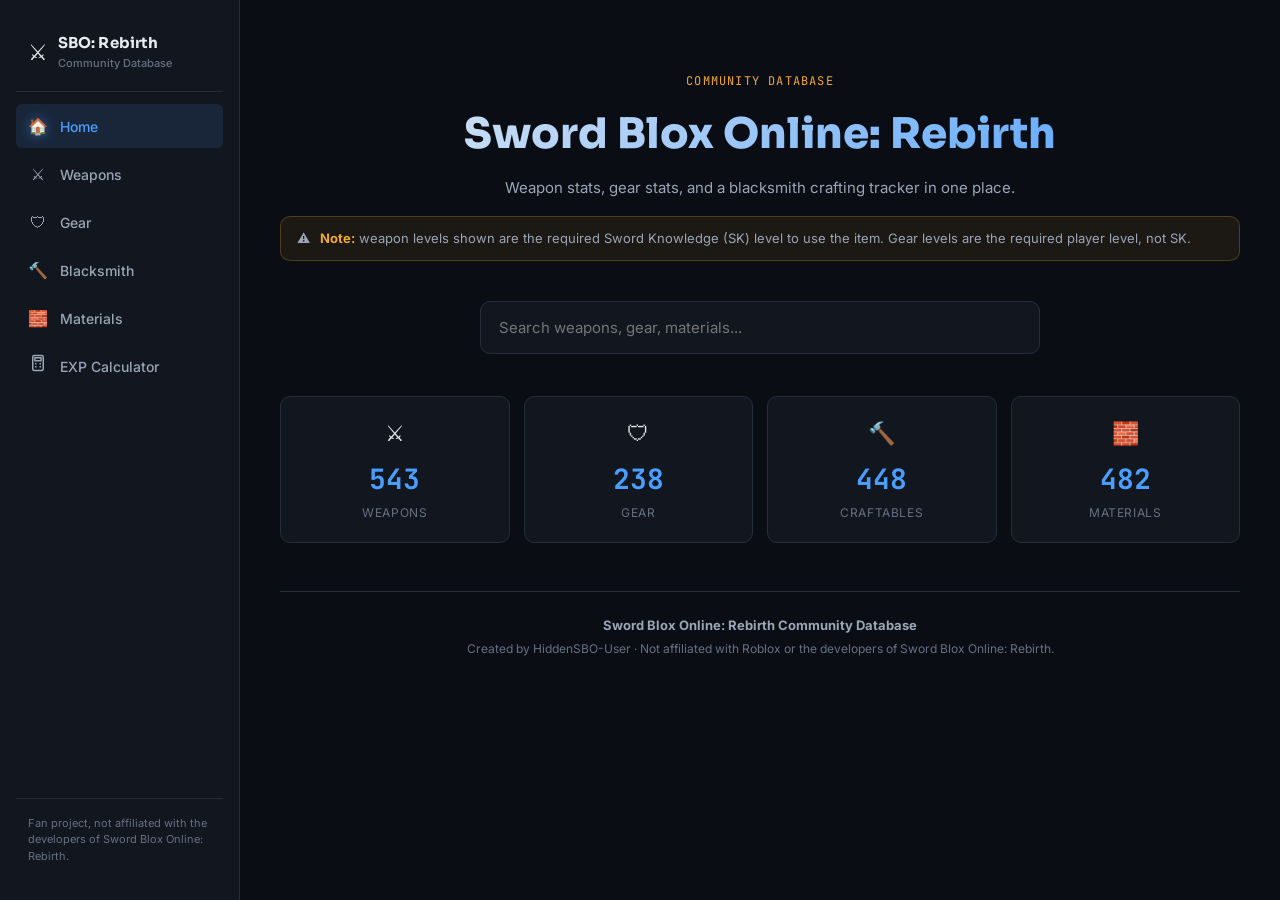
<file: index.html>
<!DOCTYPE html>
<html lang="en">
<head>
<meta charset="UTF-8">
<meta name="viewport" content="width=device-width, initial-scale=1.0">
<title>SBO: Rebirth Community Database</title>
<link rel="preconnect" href="https://fonts.googleapis.com">
<link href="https://fonts.googleapis.com/css2?family=Sora:wght@600;700;800&family=Inter:wght@400;500;600&family=JetBrains+Mono:wght@500;600&display=swap" rel="stylesheet">
<link rel="stylesheet" href="css/tokens.css">
<link rel="stylesheet" href="css/layout.css">
<link rel="stylesheet" href="css/components.css">
<link rel="stylesheet" href="css/home.css">
</head>
<body>

<div class="app-shell">

  <div class="sidebar-scrim" id="sidebar-scrim"></div>

  <aside class="sidebar" id="sidebar">
    <div class="sidebar-brand">
      <span class="sidebar-brand-mark">⚔</span>
      <div>
        <div class="sidebar-brand-text">SBO: Rebirth</div>
        <div class="sidebar-brand-sub">Community Database</div>
      </div>
    </div>

    <a class="nav-link active" href="index.html">
      <span class="nav-link-icon">🏠</span> Home
    </a>
    <a class="nav-link" href="weapons.html">
      <span class="nav-link-icon">⚔</span> Weapons
    </a>
    <a class="nav-link" href="gear.html">
      <span class="nav-link-icon">🛡</span> Gear
    </a>
    <a class="nav-link" href="blacksmith.html">
      <span class="nav-link-icon">🔨</span> Blacksmith
    </a>
    <a class="nav-link" href="materials.html">
  <span class="nav-link-icon">🧱</span> Materials
</a>
<a class="nav-link" href="exp-calculator.html">
  <span class="nav-link-icon">
    <svg viewBox="0 0 24 24" width="18" height="18" fill="none" stroke="currentColor" stroke-width="2">
      <rect x="5" y="2" width="14" height="20" rx="2"></rect>
      <rect x="8" y="5" width="8" height="4"></rect>
      <path d="M8 13h2M14 13h2M8 17h2M14 17h2"></path>
    </svg>
  </span>
  EXP Calculator
</a>

    <div class="sidebar-footer">
      Fan project, not affiliated with the developers of Sword Blox Online: Rebirth.
    </div>
  </aside>

  <div class="topbar">
    <div class="topbar-brand"><span>⚔</span> SBO: Rebirth</div>
    <button class="menu-toggle" id="menu-toggle" aria-label="Open menu">☰</button>
  </div>

  <main class="main-content">

    <section class="hero">
      <p class="hero-eyebrow">Community Database</p>
      <h1 class="hero-title">Sword Blox Online: Rebirth</h1>
      <p class="hero-description">Weapon stats, gear stats, and a blacksmith crafting tracker in one place.</p>

      <div class="disclaimer-banner">
        <span>⚠️</span>
        <span><strong>Note:</strong> weapon levels shown are the required Sword Knowledge (SK) level to use the item. Gear levels are the required player level, not SK.</span>
      </div>
    </section>

    <section class="home-search-section">
      <div class="home-search-wrap">
        <input type="text" id="global-search" class="home-search-input" placeholder="Search weapons, gear, materials...">
        <div id="search-results" class="search-results-panel"></div>
      </div>
    </section>

    <section class="stats-grid">
      <div class="stat-card">
        <div class="stat-card-icon">⚔</div>
        <div class="stat-card-number" id="weapon-count">0</div>
        <div class="stat-card-label">Weapons</div>
      </div>
      <div class="stat-card">
        <div class="stat-card-icon">🛡</div>
        <div class="stat-card-number" id="gear-count">0</div>
        <div class="stat-card-label">Gear</div>
      </div>
      <div class="stat-card">
        <div class="stat-card-icon">🔨</div>
        <div class="stat-card-number" id="craft-count">0</div>
        <div class="stat-card-label">Craftables</div>
      </div>
      <div class="stat-card">
        <div class="stat-card-icon">🧱</div>
        <div class="stat-card-number" id="material-count">0</div>
        <div class="stat-card-label">Materials</div>
      </div>
    </section>

    <footer class="site-footer">
      <strong>Sword Blox Online: Rebirth Community Database</strong>
      Created by HiddenSBO-User &middot; Not affiliated with Roblox or the developers of Sword Blox Online: Rebirth.
    </footer>

  </main>

</div>

<script src="js/shared.js"></script>
<script src="js/home.js"></script>

</body>
</html>
</file>
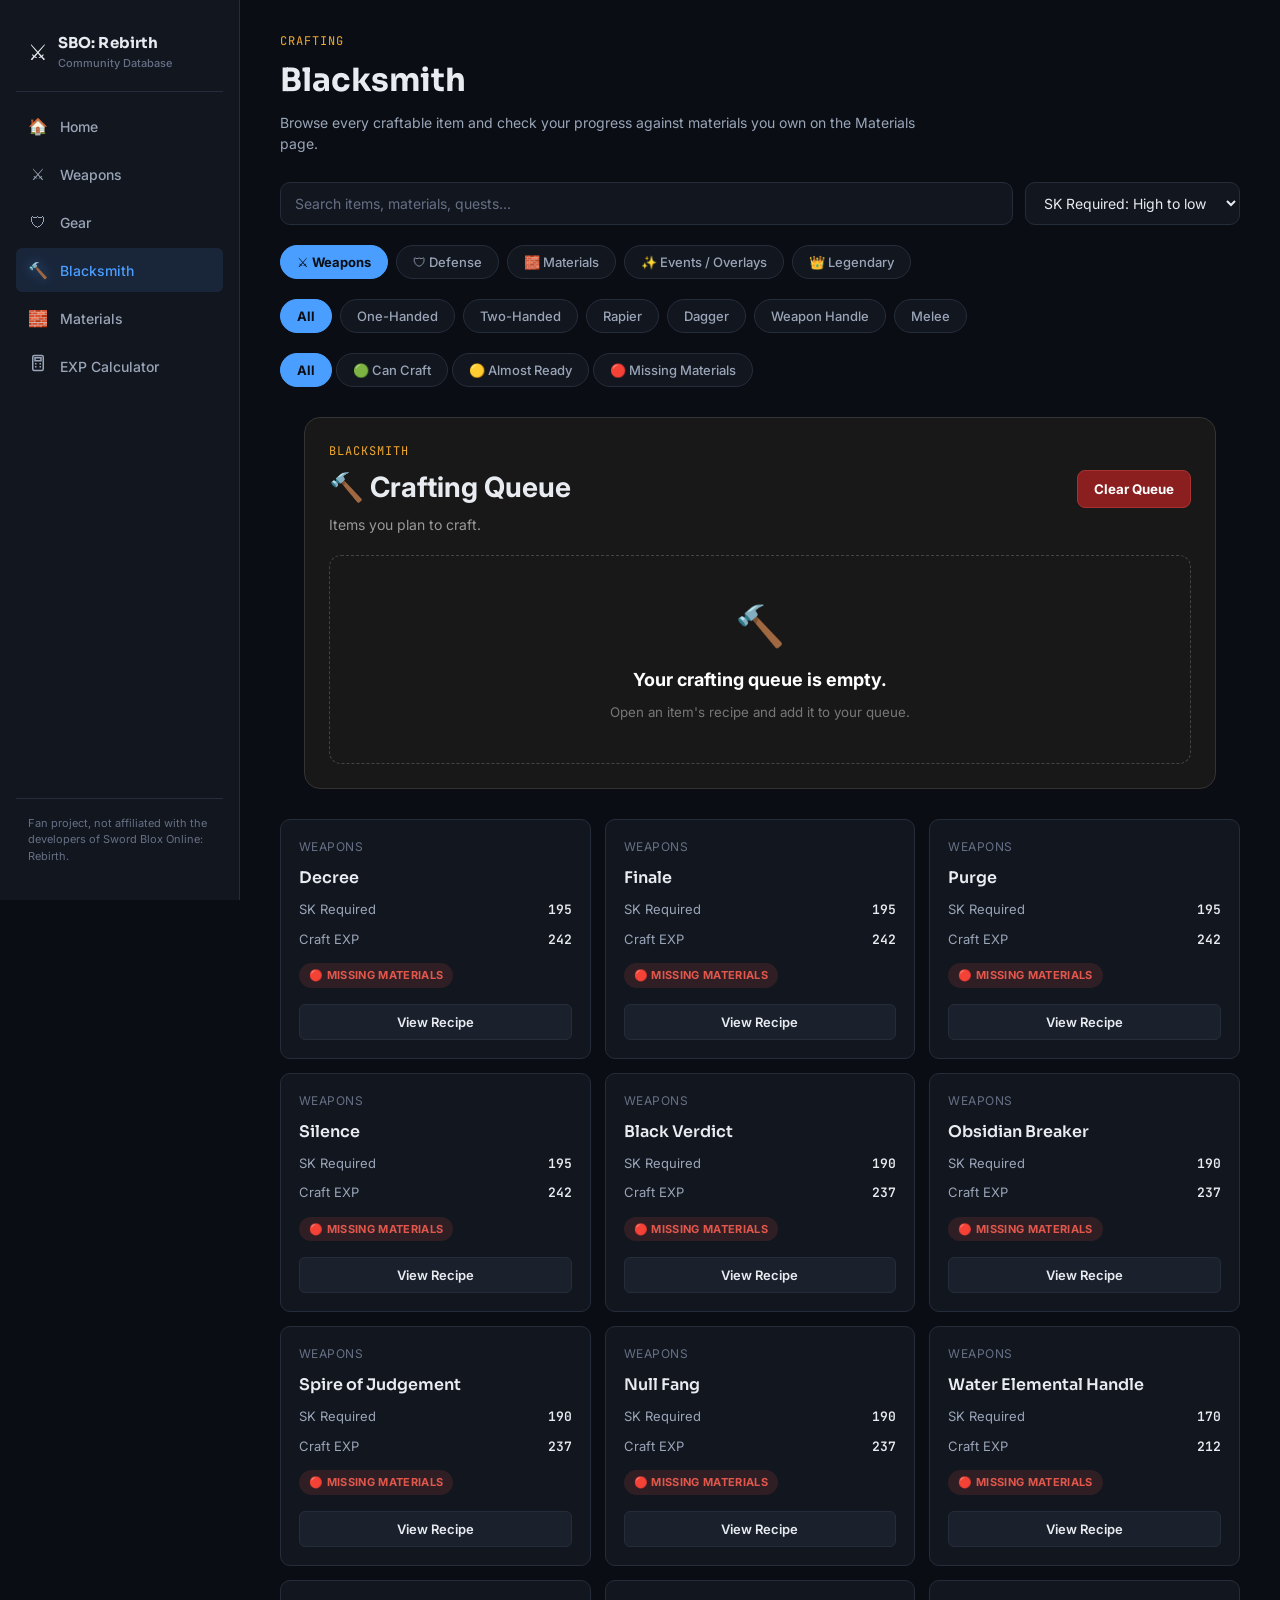
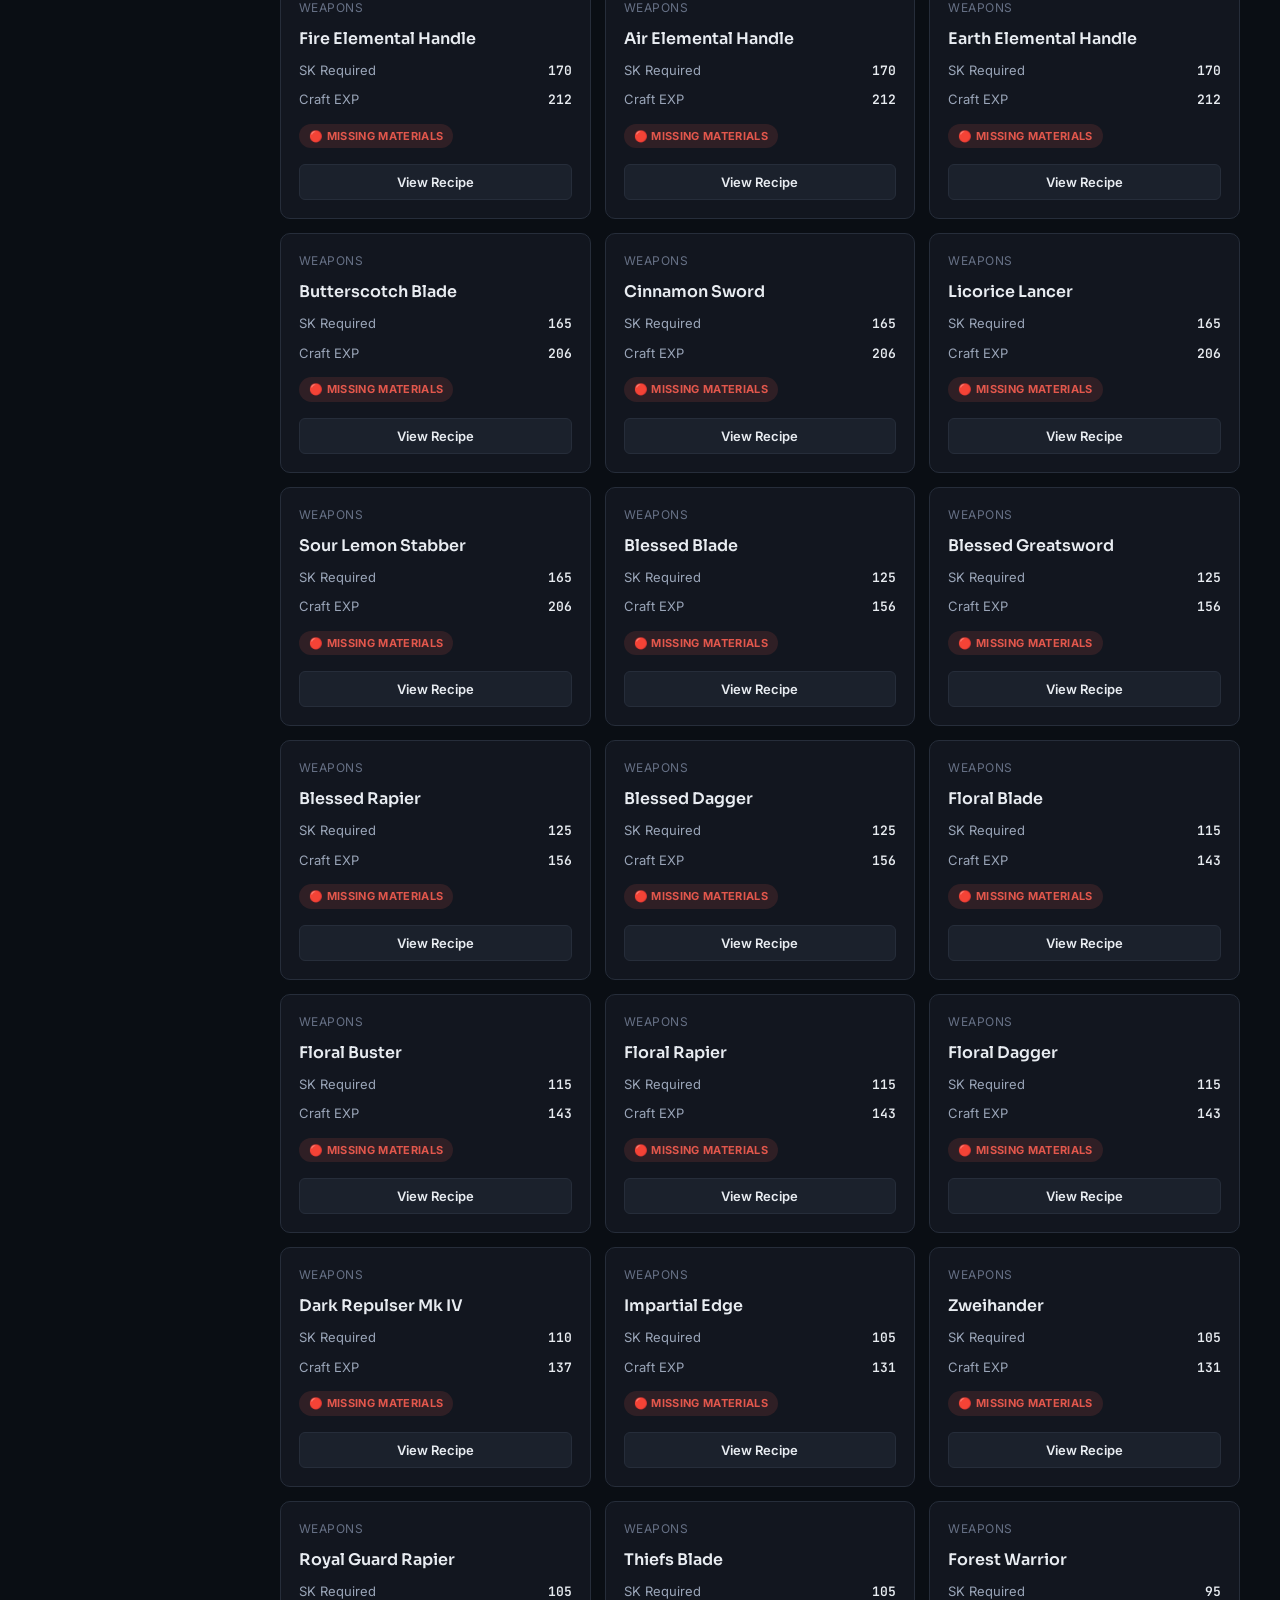
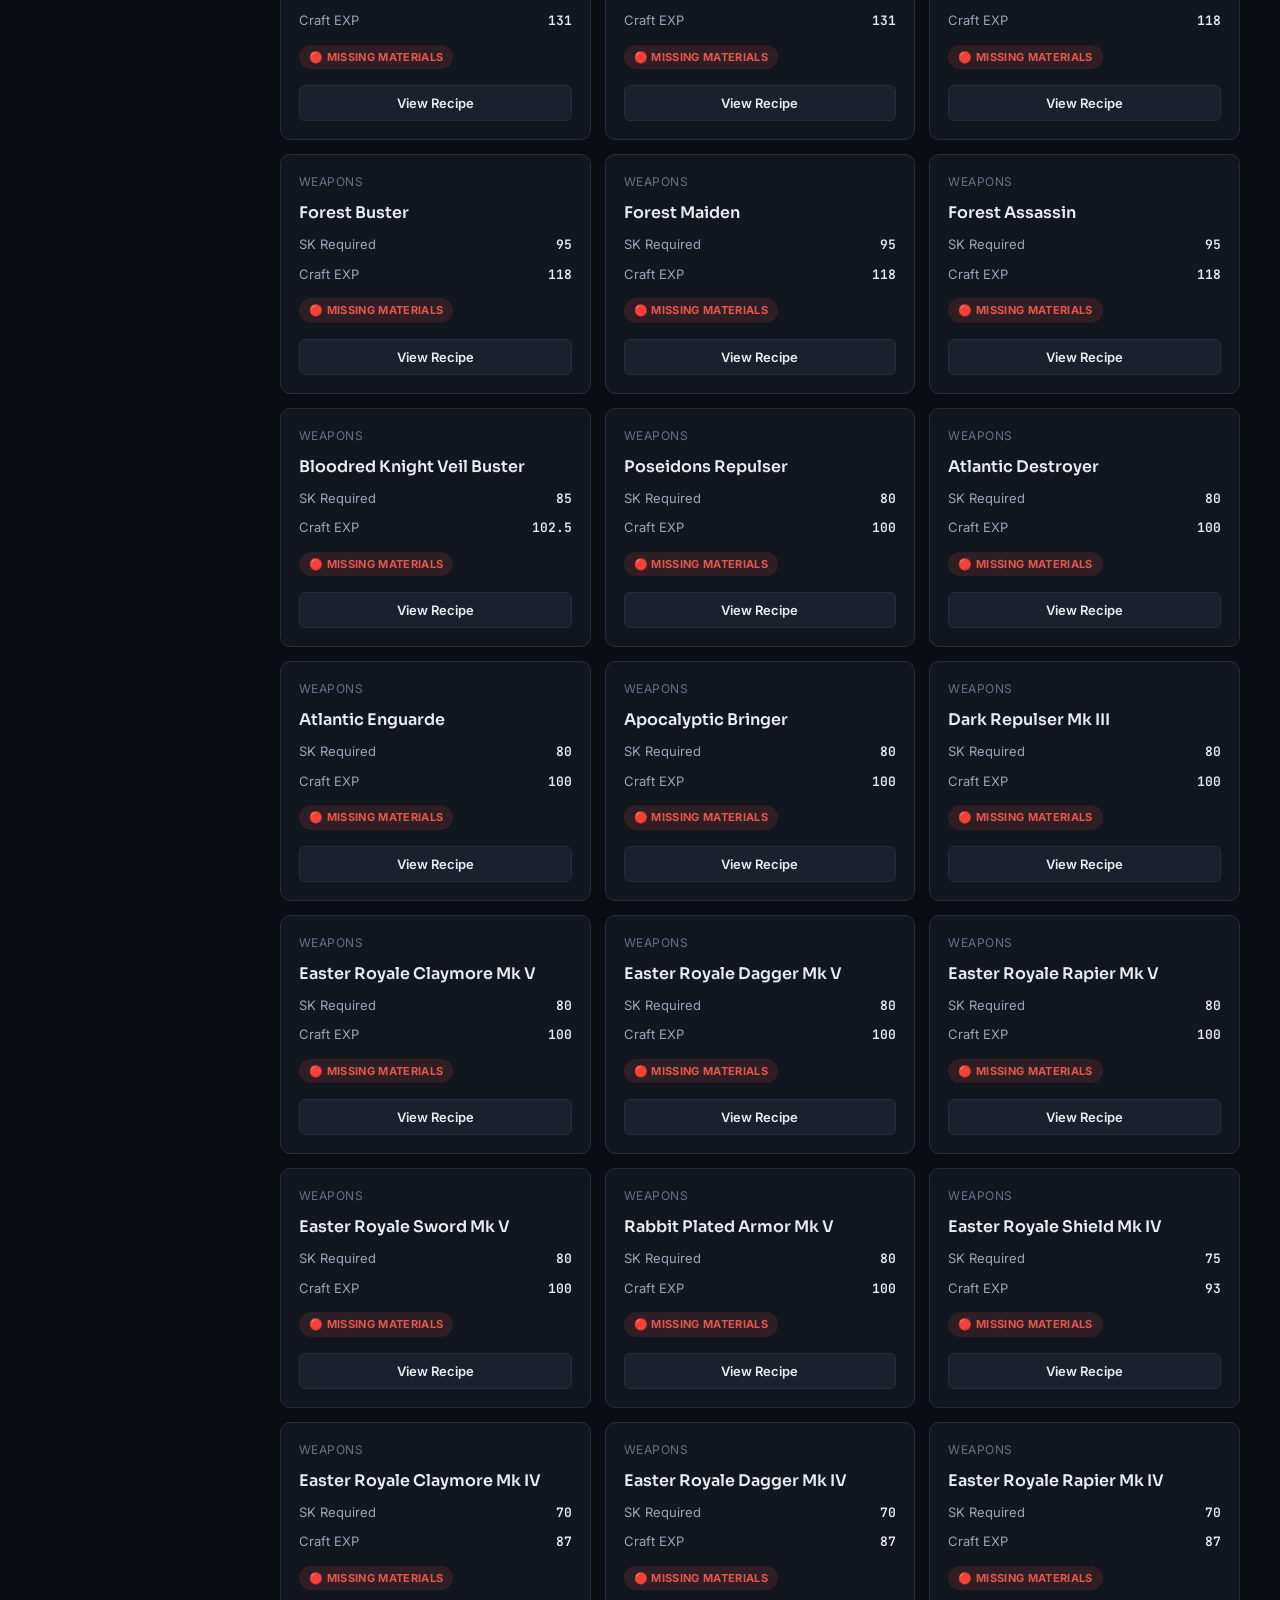
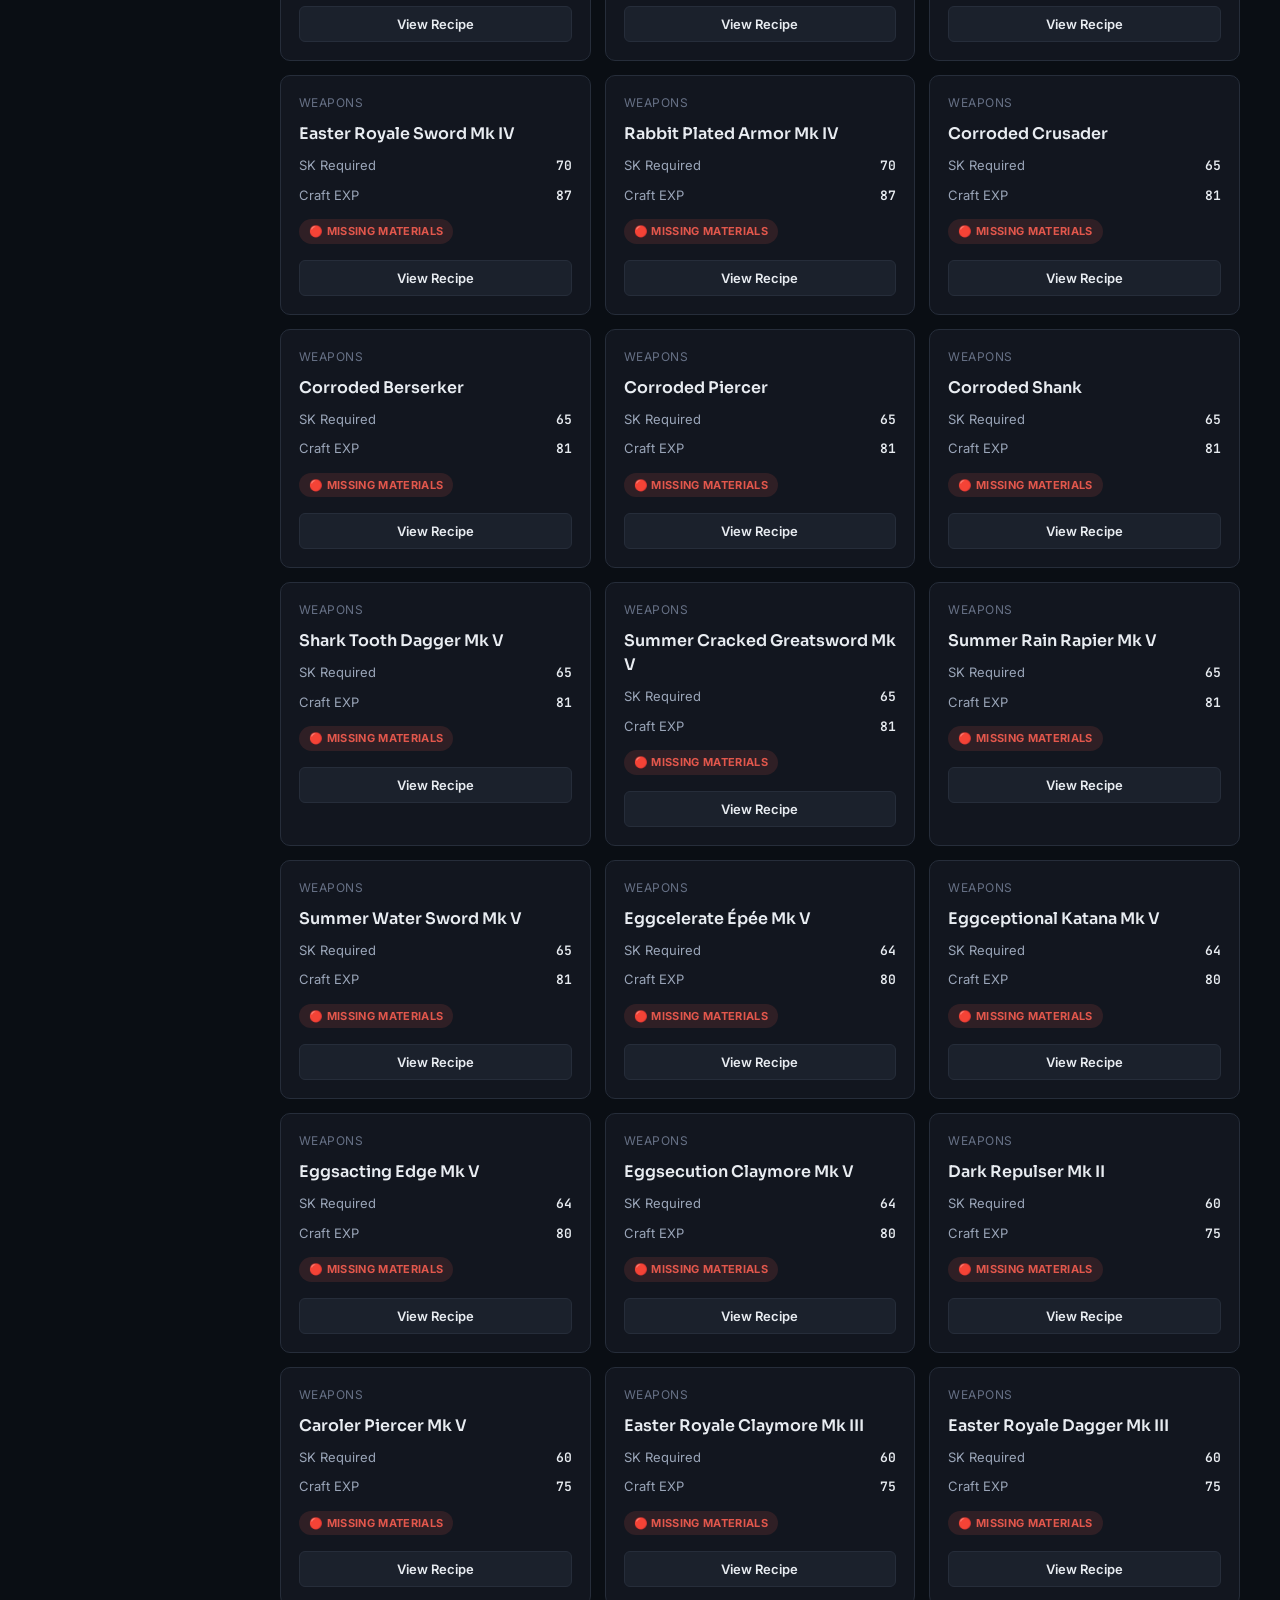
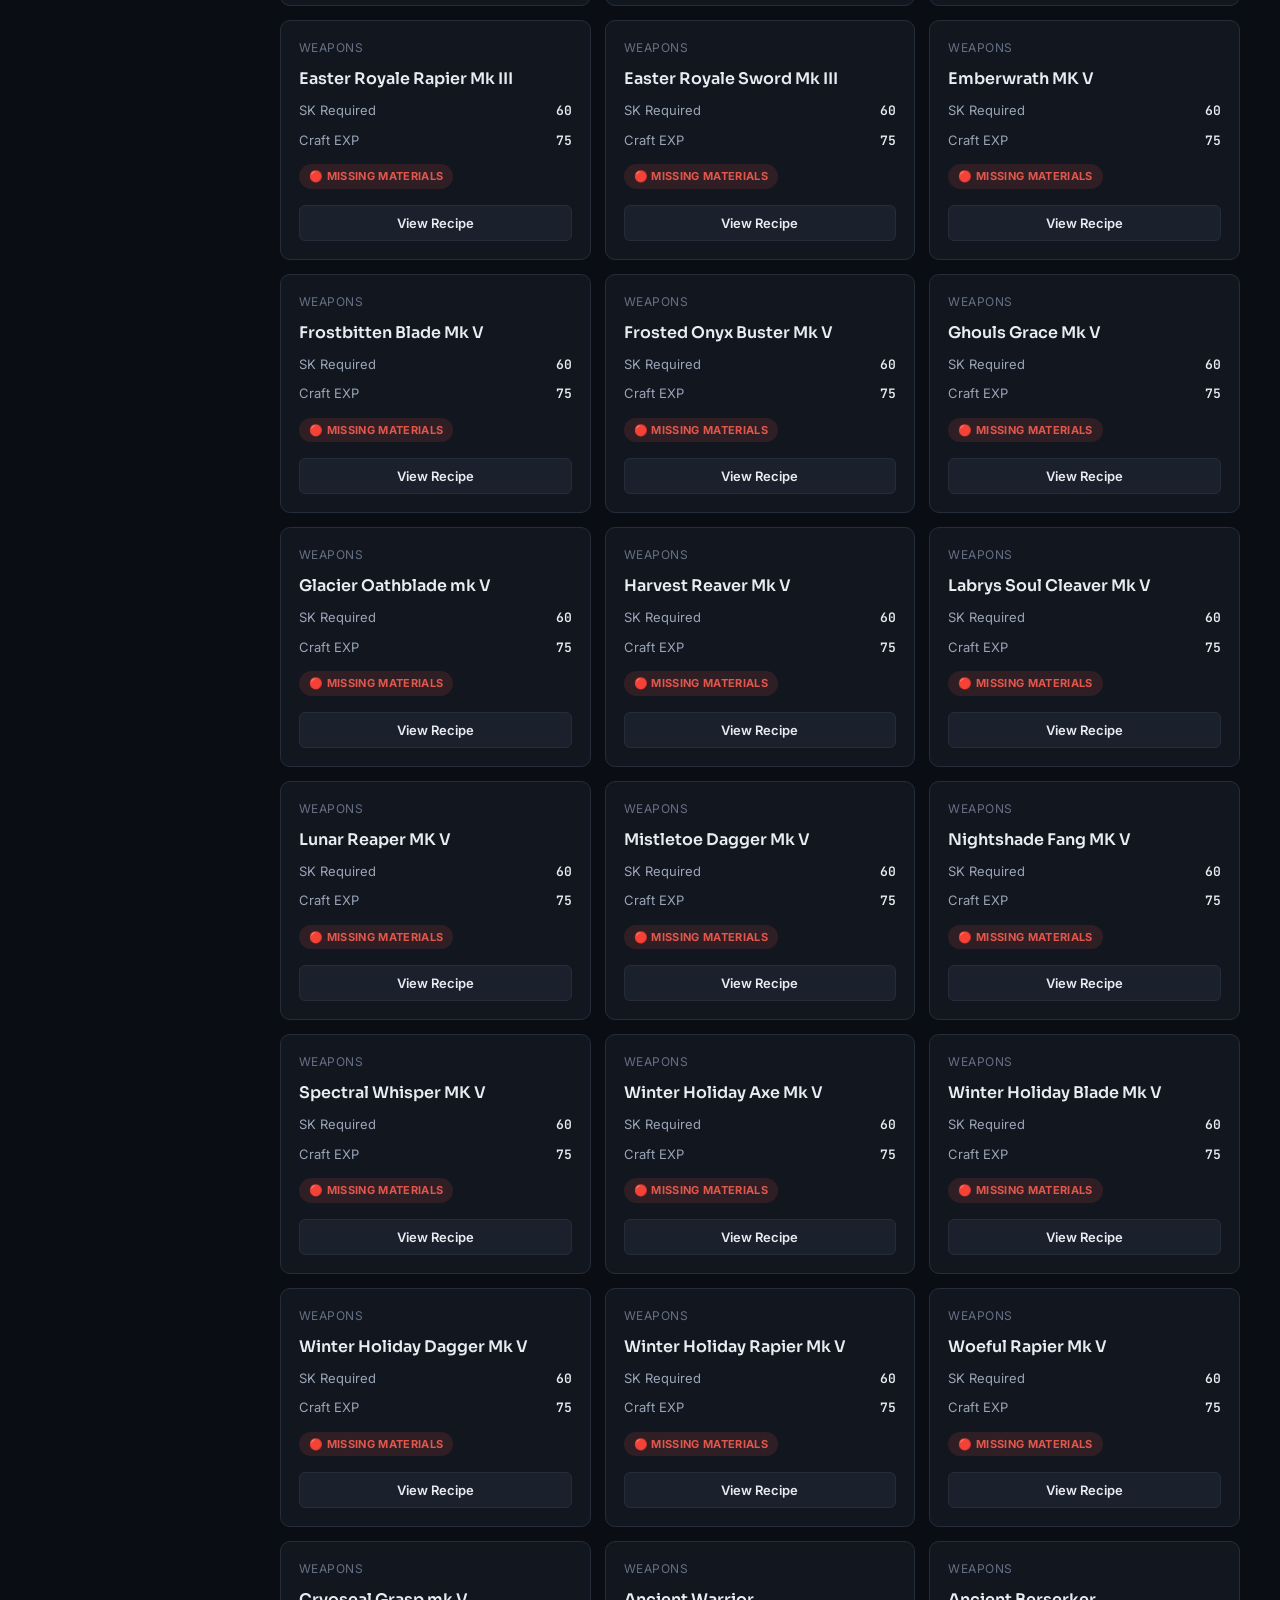
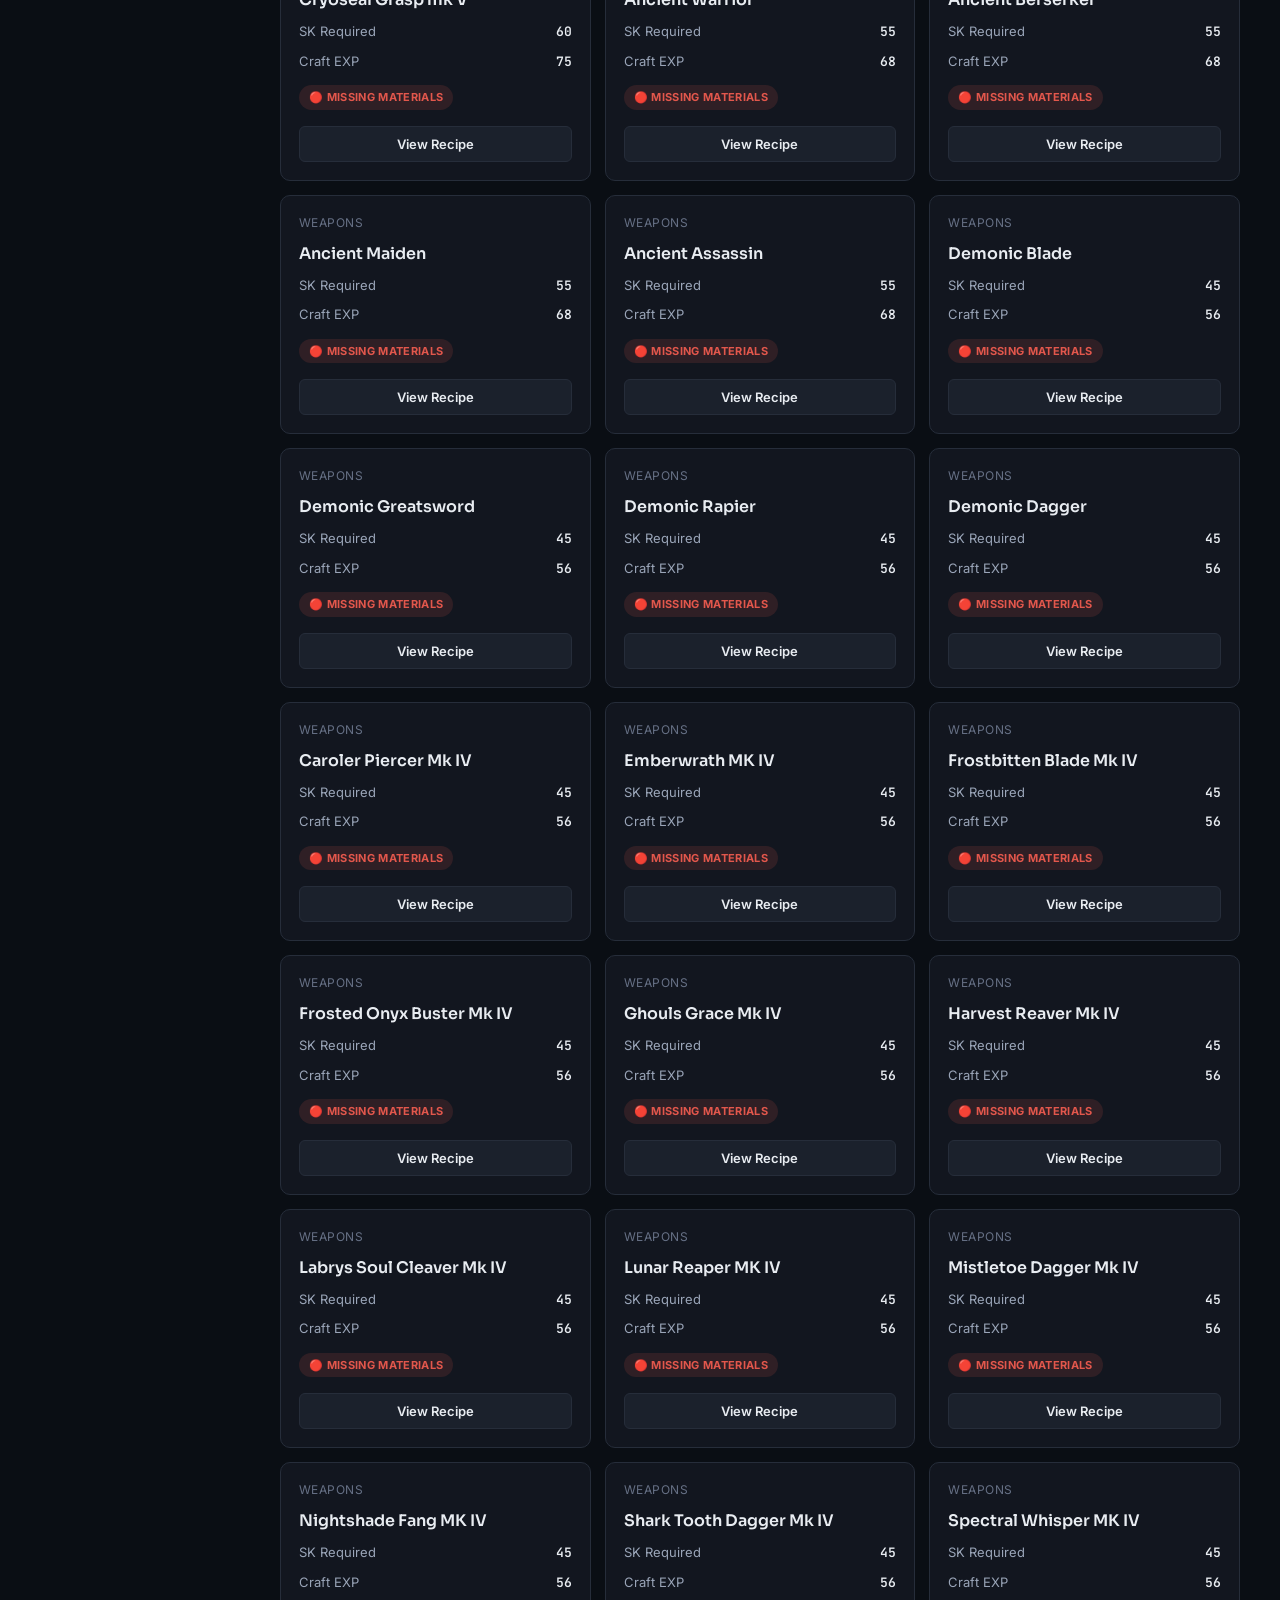
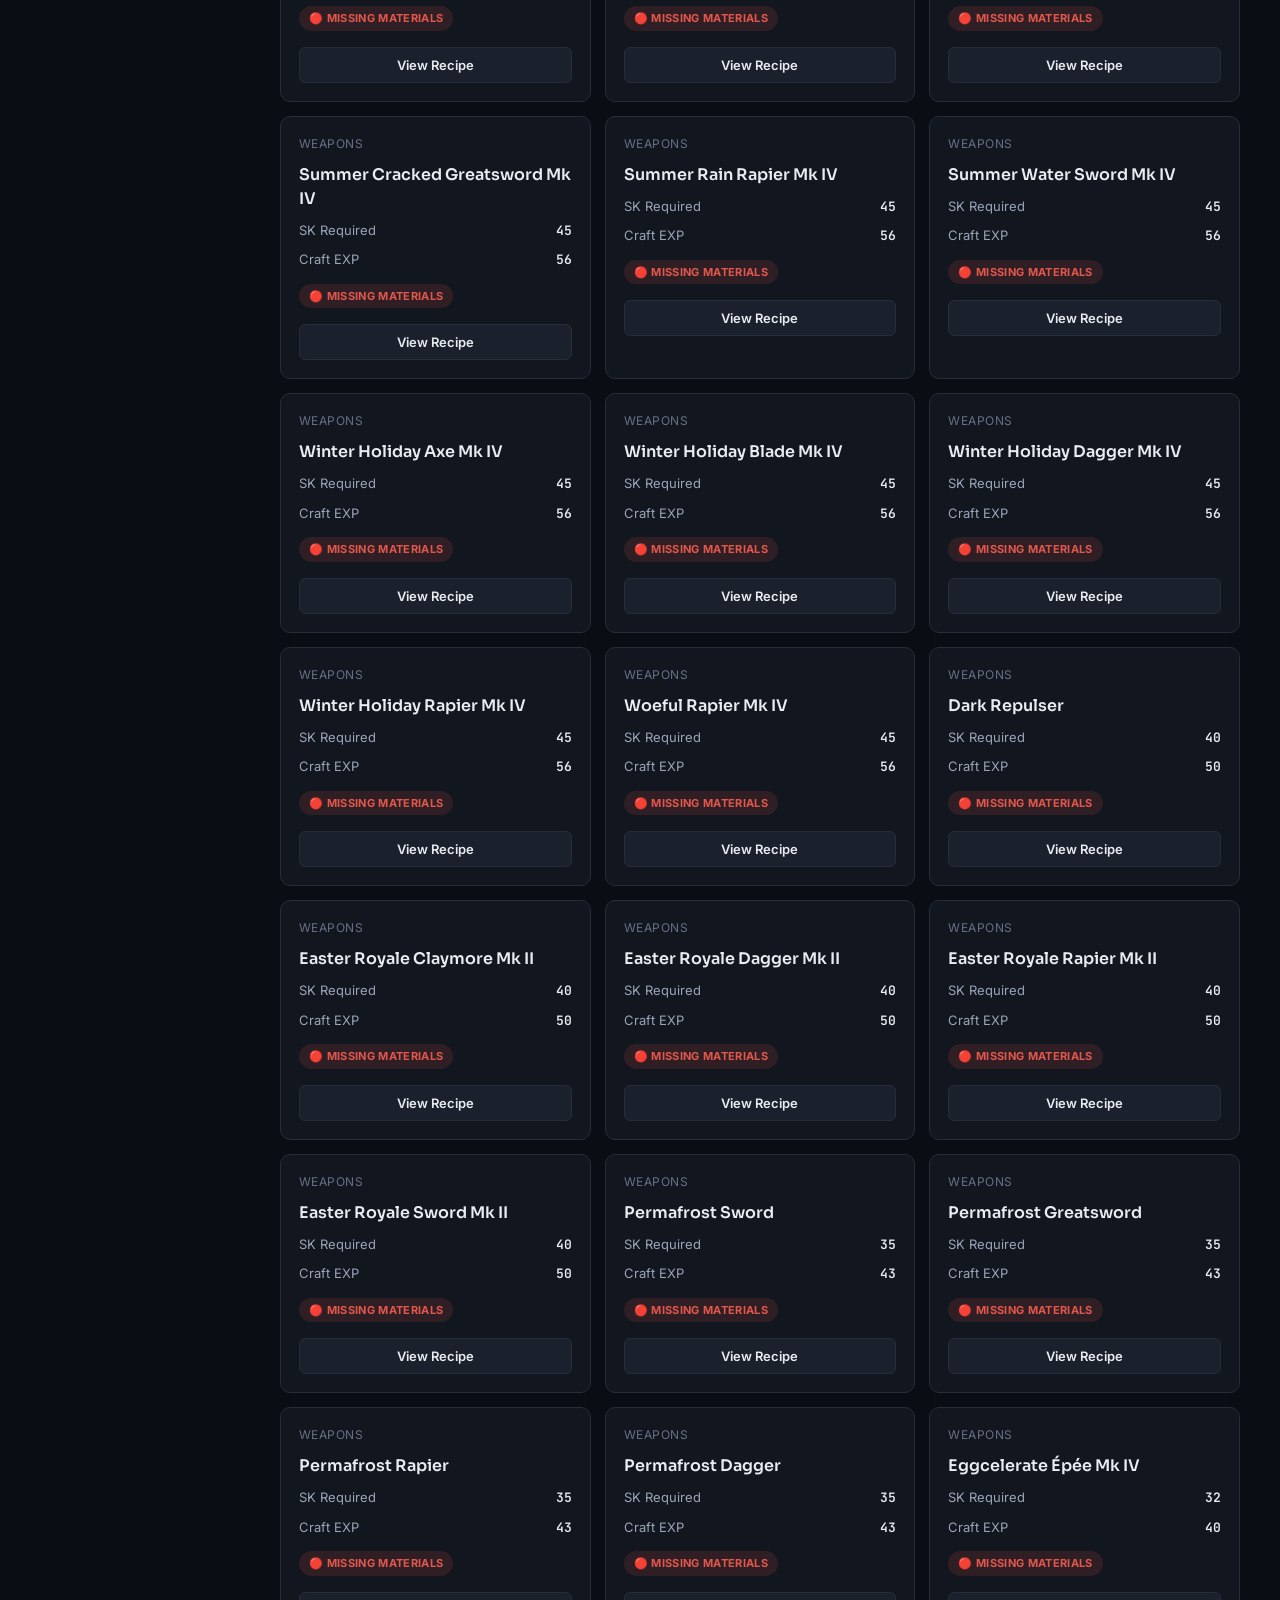
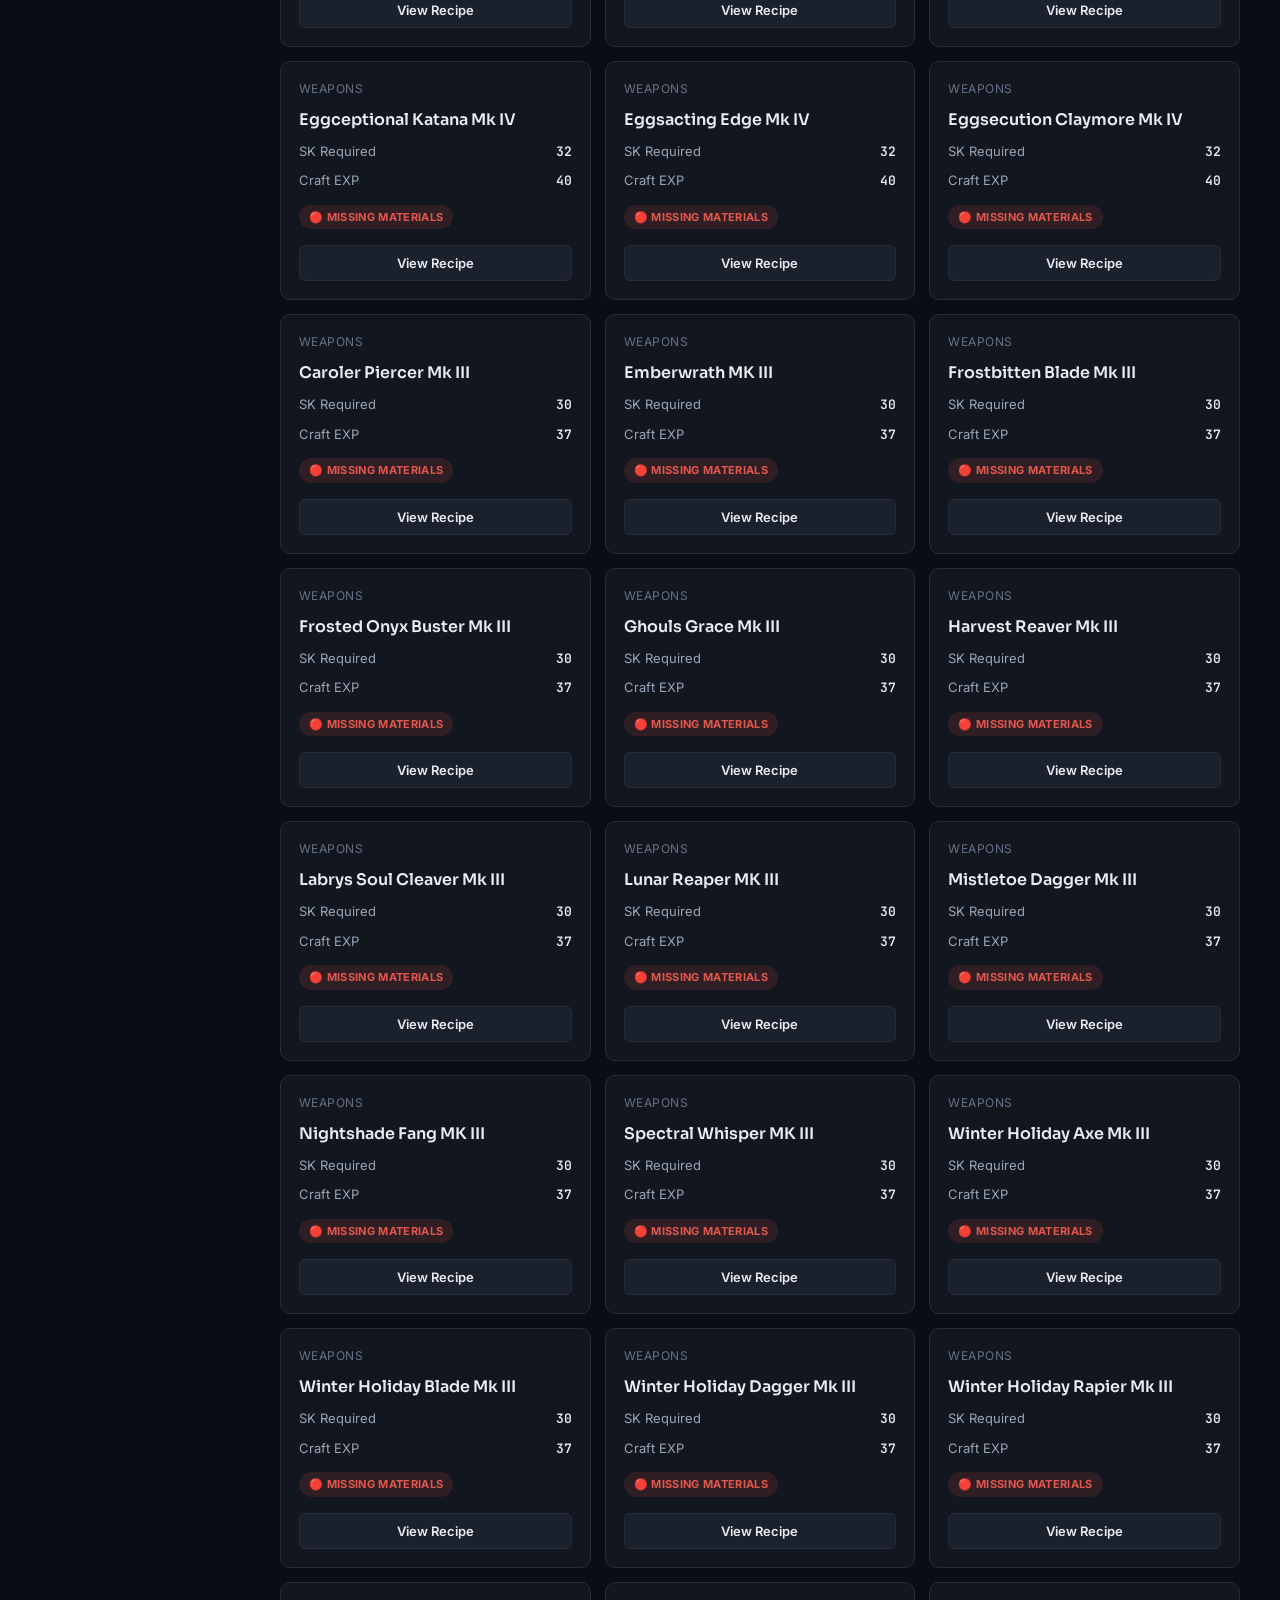
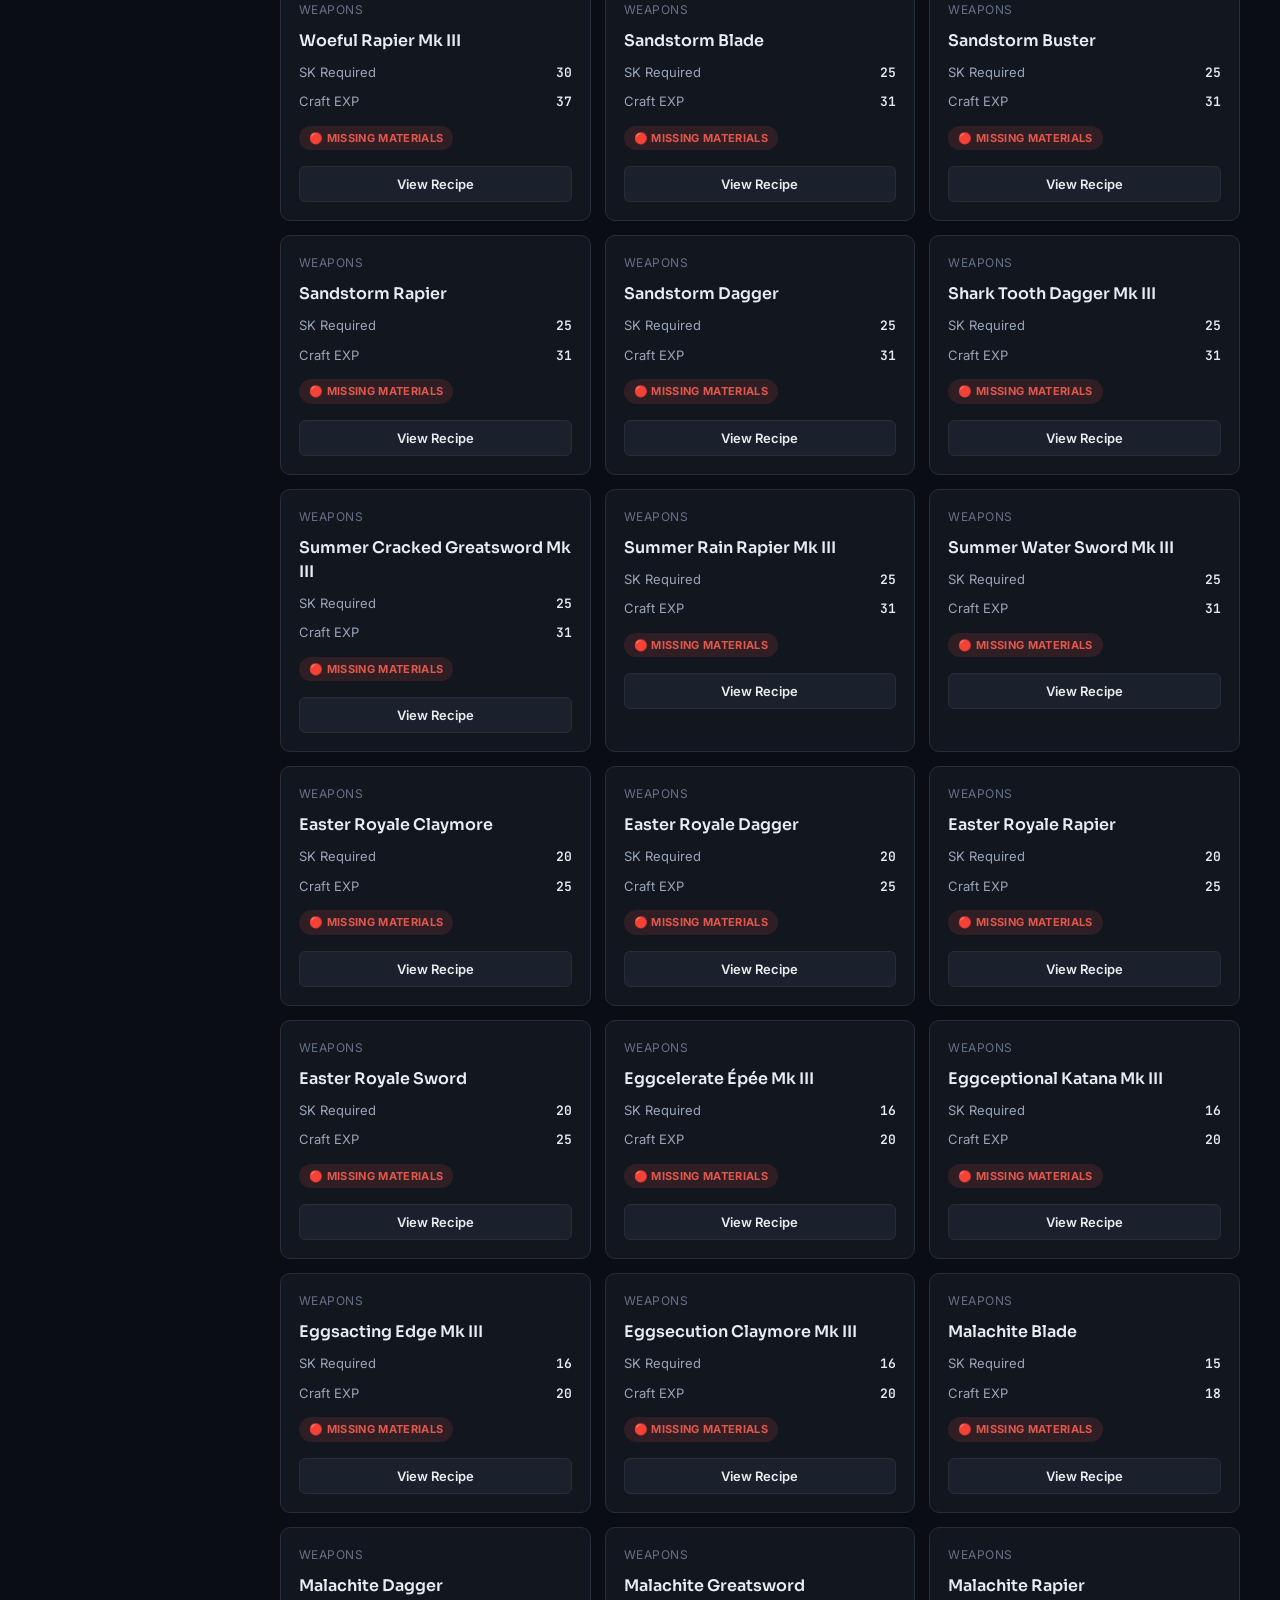
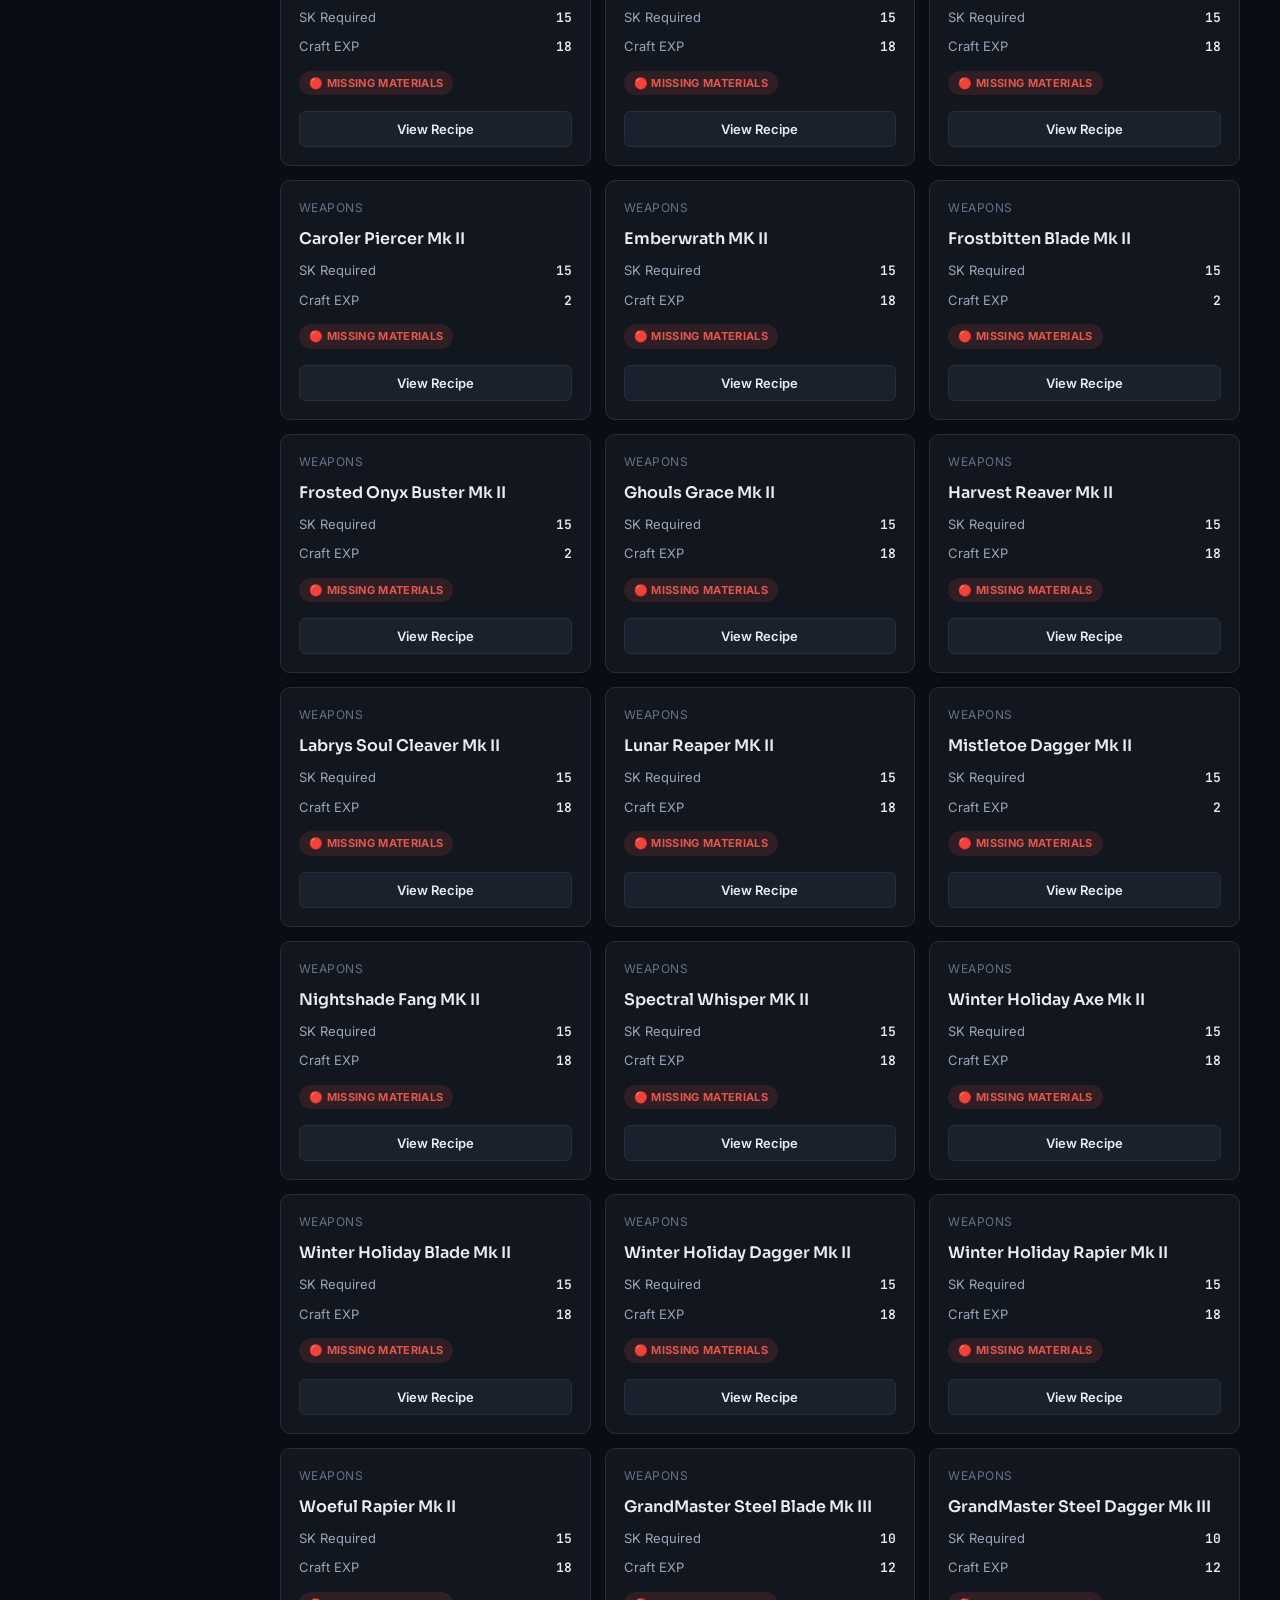
<file: blacksmith.html>
<!DOCTYPE html>
<html lang="en">
<head>
<meta charset="UTF-8">
<meta name="viewport" content="width=device-width, initial-scale=1.0">
<title>Blacksmith | SBO: Rebirth Database</title>
<link rel="preconnect" href="https://fonts.googleapis.com">
<link href="https://fonts.googleapis.com/css2?family=Sora:wght@600;700;800&family=Inter:wght@400;500;600&family=JetBrains+Mono:wght@500;600&display=swap" rel="stylesheet">
<link rel="stylesheet" href="css/tokens.css">
<link rel="stylesheet" href="css/layout.css">
<link rel="stylesheet" href="css/components.css">
</head>
<body>

<div class="app-shell">

  <div class="sidebar-scrim" id="sidebar-scrim"></div>

  <aside class="sidebar" id="sidebar">
    <div class="sidebar-brand">
      <span class="sidebar-brand-mark">⚔</span>
      <div>
        <div class="sidebar-brand-text">SBO: Rebirth</div>
        <div class="sidebar-brand-sub">Community Database</div>
      </div>
    </div>

    <a class="nav-link" href="index.html"><span class="nav-link-icon">🏠</span> Home</a>
    <a class="nav-link" href="weapons.html"><span class="nav-link-icon">⚔</span> Weapons</a>
    <a class="nav-link" href="gear.html"><span class="nav-link-icon">🛡</span> Gear</a>
    <a class="nav-link active" href="blacksmith.html"><span class="nav-link-icon">🔨</span> Blacksmith</a>
    <a class="nav-link" href="materials.html"><span class="nav-link-icon">🧱</span> Materials</a>
<a class="nav-link" href="exp-calculator.html">
  <span class="nav-link-icon">
    <svg viewBox="0 0 24 24" width="18" height="18" fill="none" stroke="currentColor" stroke-width="2">
      <rect x="5" y="2" width="14" height="20" rx="2"></rect>
      <rect x="8" y="5" width="8" height="4"></rect>
      <path d="M8 13h2M14 13h2M8 17h2M14 17h2"></path>
    </svg>
  </span>
  EXP Calculator
</a>
    <div class="sidebar-footer">
      Fan project, not affiliated with the developers of Sword Blox Online: Rebirth.
    </div>
  </aside>

  <div class="topbar">
    <div class="topbar-brand"><span>⚔</span> SBO: Rebirth</div>
    <button class="menu-toggle" id="menu-toggle" aria-label="Open menu">☰</button>
  </div>

  <main class="main-content">

    <div class="page-header">
      <p class="page-eyebrow">Crafting</p>
      <h1 class="page-title">Blacksmith</h1>
      <p class="page-subtitle">Browse every craftable item and check your progress against materials you own on the Materials page.</p>
    </div>

    <div class="control-bar">
      <input type="text" id="blacksmith-search" class="search-input" placeholder="Search items, materials, quests...">
      <select id="blacksmith-sort" class="sort-select">
        <option value="sk-high">SK Required: High to low</option>
        <option value="sk-low">SK Required: Low to high</option>
        <option value="exp-high">Craft EXP: High to low</option>
        <option value="exp-low">Craft EXP: Low to high</option>
        <option value="az">Name: A to Z</option>
        <option value="za">Name: Z to A</option>
      </select>
    </div>

    <div class="chip-row" id="blacksmith-category-row">
      <button class="chip active" data-category="Weapons">⚔ Weapons</button>
      <button class="chip" data-category="Defense">🛡 Defense</button>
      <button class="chip" data-category="Materials">🧱 Materials</button>
      <button class="chip" data-category="Events / Overlays">✨ Events / Overlays</button>
      <button class="chip" data-category="Legendary">👑 Legendary</button>
    </div>

    <div class="chip-row" id="blacksmith-subcategories"></div>

   <div id="blacksmith-filter-row">
  <button class="chip active" data-filter="all">All</button>
  <button class="chip" data-filter="craftable">🟢 Can Craft</button>
  <button class="chip" data-filter="almost">🟡 Almost Ready</button>
  <button class="chip" data-filter="missing">🔴 Missing Materials</button>
</div>


<!-- CRAFTING QUEUE -->

<section id="crafting-queue-section" class="crafting-queue-section">

  <div class="crafting-queue-header">

    <div>
      <p class="page-eyebrow">Blacksmith</p>
      <h2>🔨 Crafting Queue</h2>
      <p class="crafting-queue-subtitle">
        Items you plan to craft.
      </p>
    </div>

    <button
      id="clear-crafting-queue"
      class="queue-clear-button"
      type="button"
    >
      Clear Queue
    </button>

  </div>


  <div id="crafting-queue-container">

    <div class="crafting-queue-empty">
      <span>🔨</span>
      <p>Your crafting queue is empty.</p>
      <small>
        Open an item's recipe and add it to your queue.
      </small>
    </div>

  </div>

</section>


<div id="blacksmith-container" class="card-grid"></div>
  </main>

</div>

<!-- DETAILS MODAL -->
<div id="blacksmith-details-box" class="modal-backdrop">
  <div class="modal-box">
    <button id="close-details" class="modal-close" aria-label="Close">✕</button>
    <div id="blacksmith-details-content"></div>
  </div>
</div>

<script src="js/shared.js"></script>
<script src="js/blacksmith.js"></script>

</body>
</html>
</file>
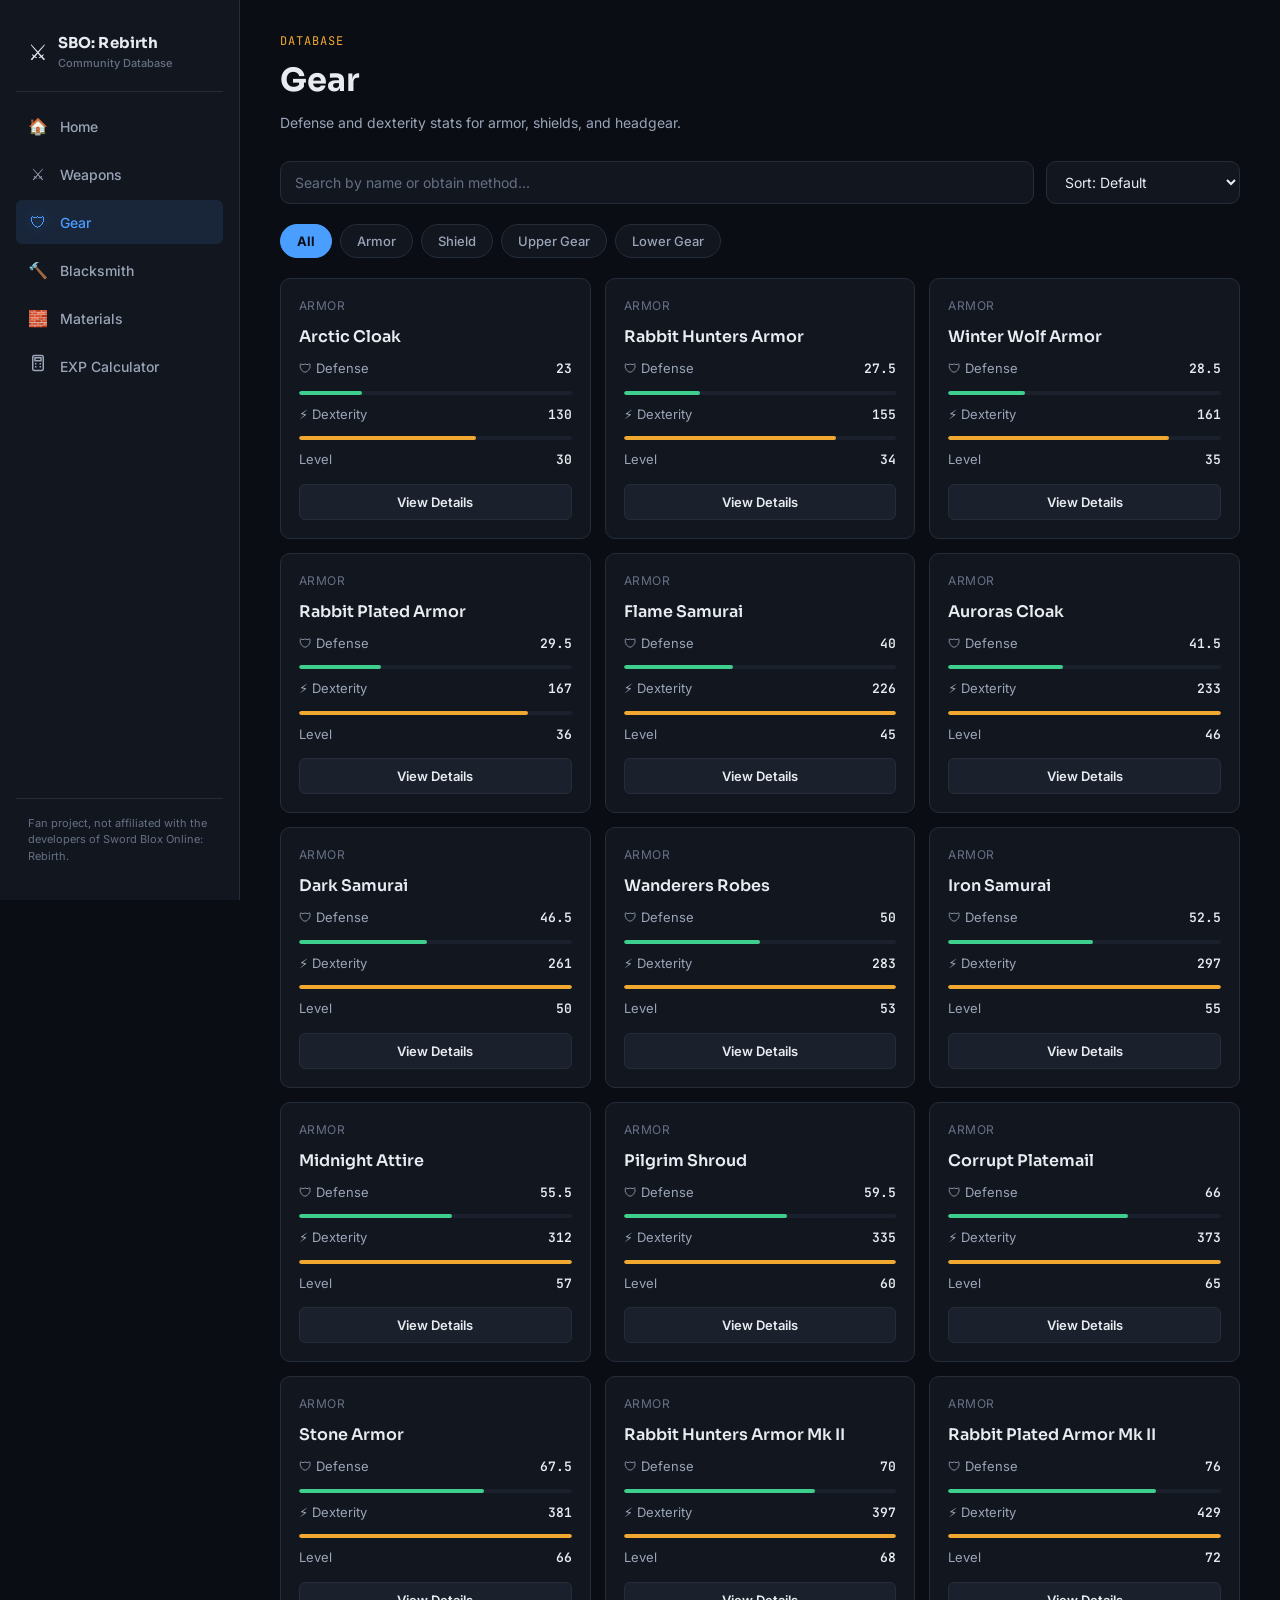
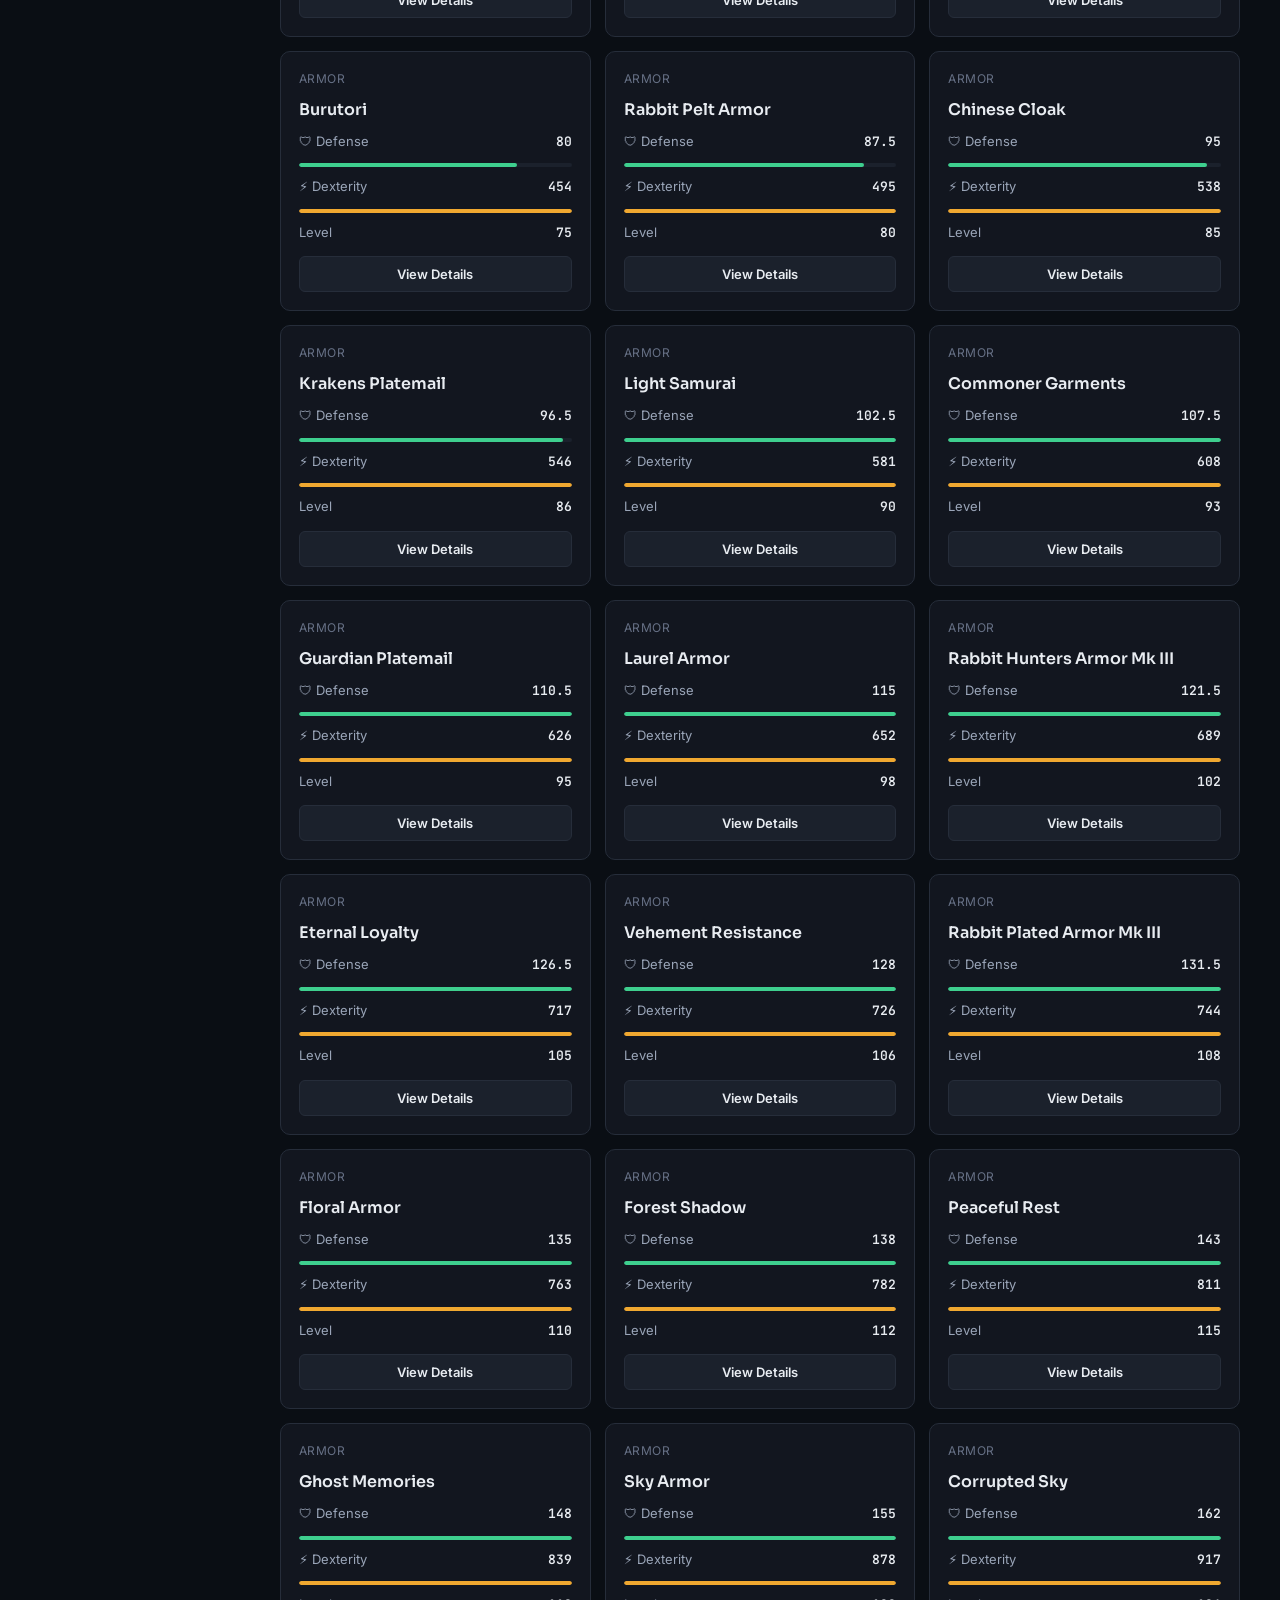
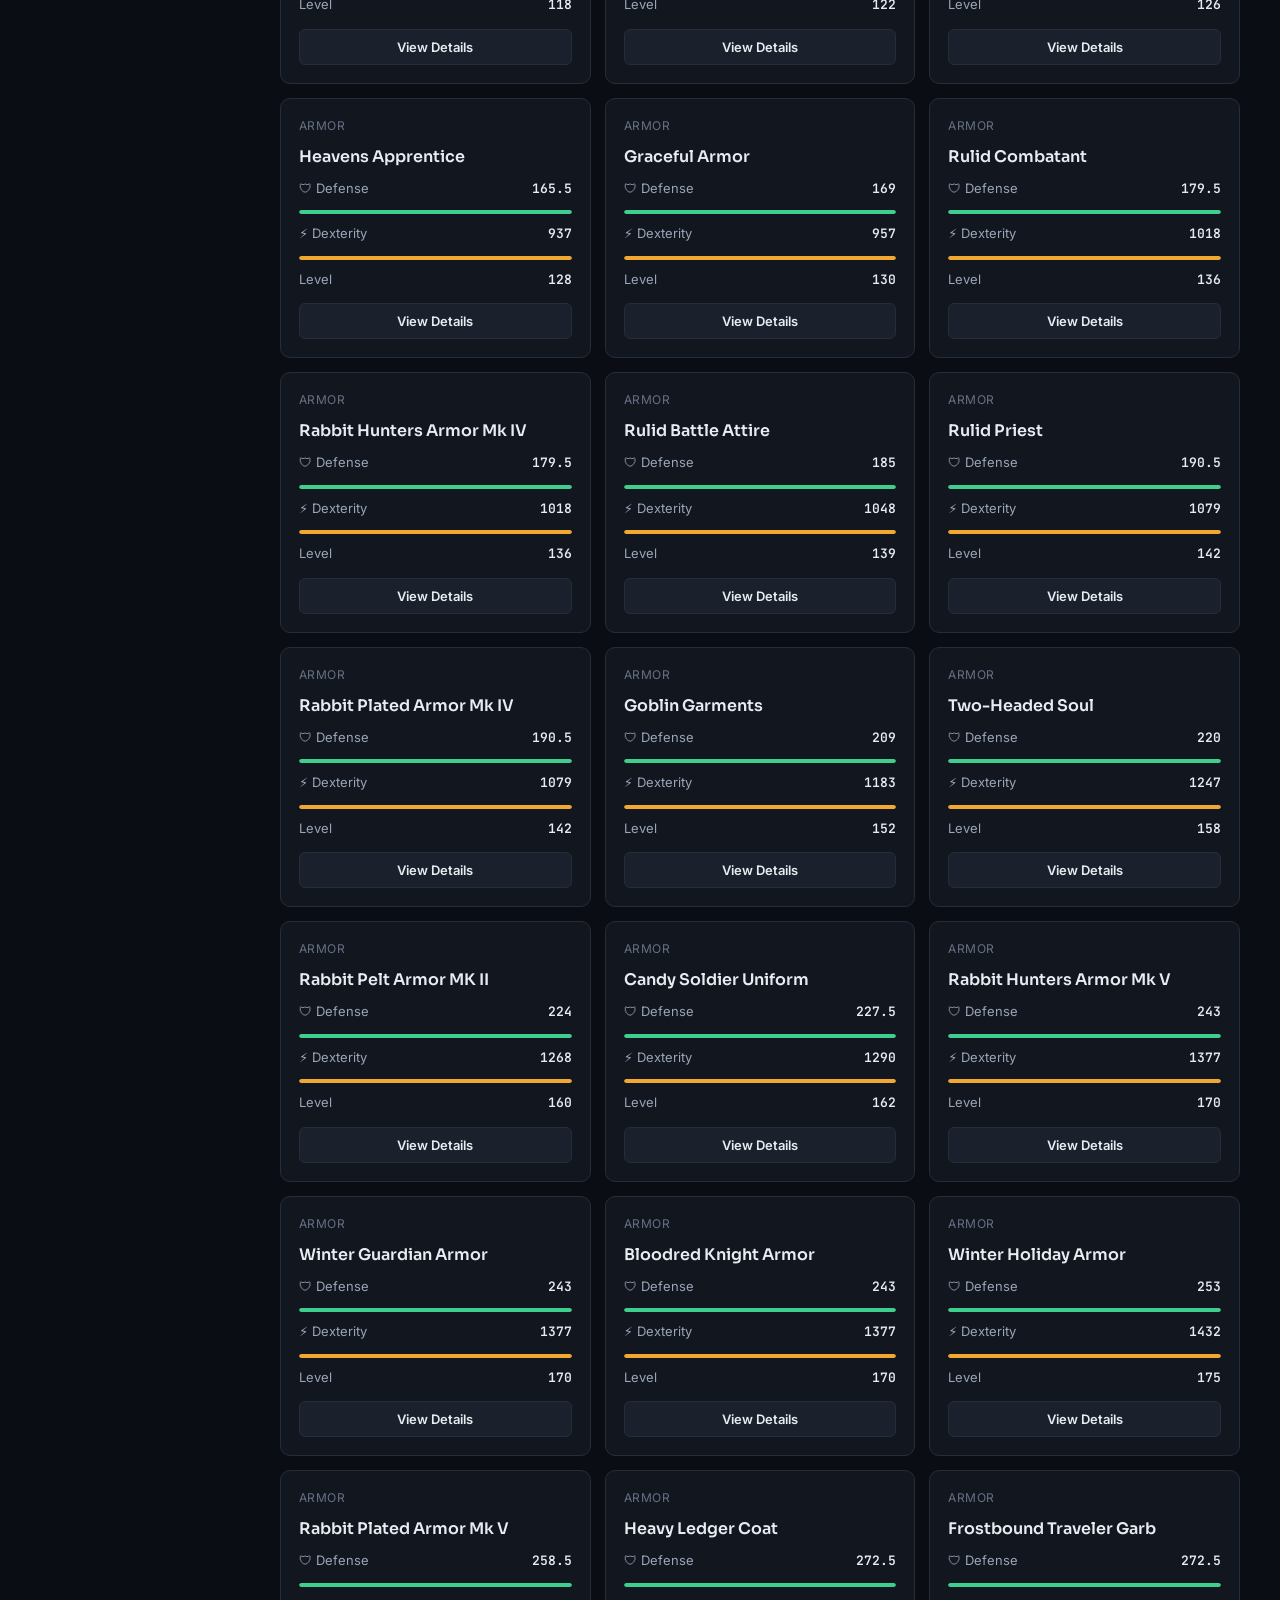
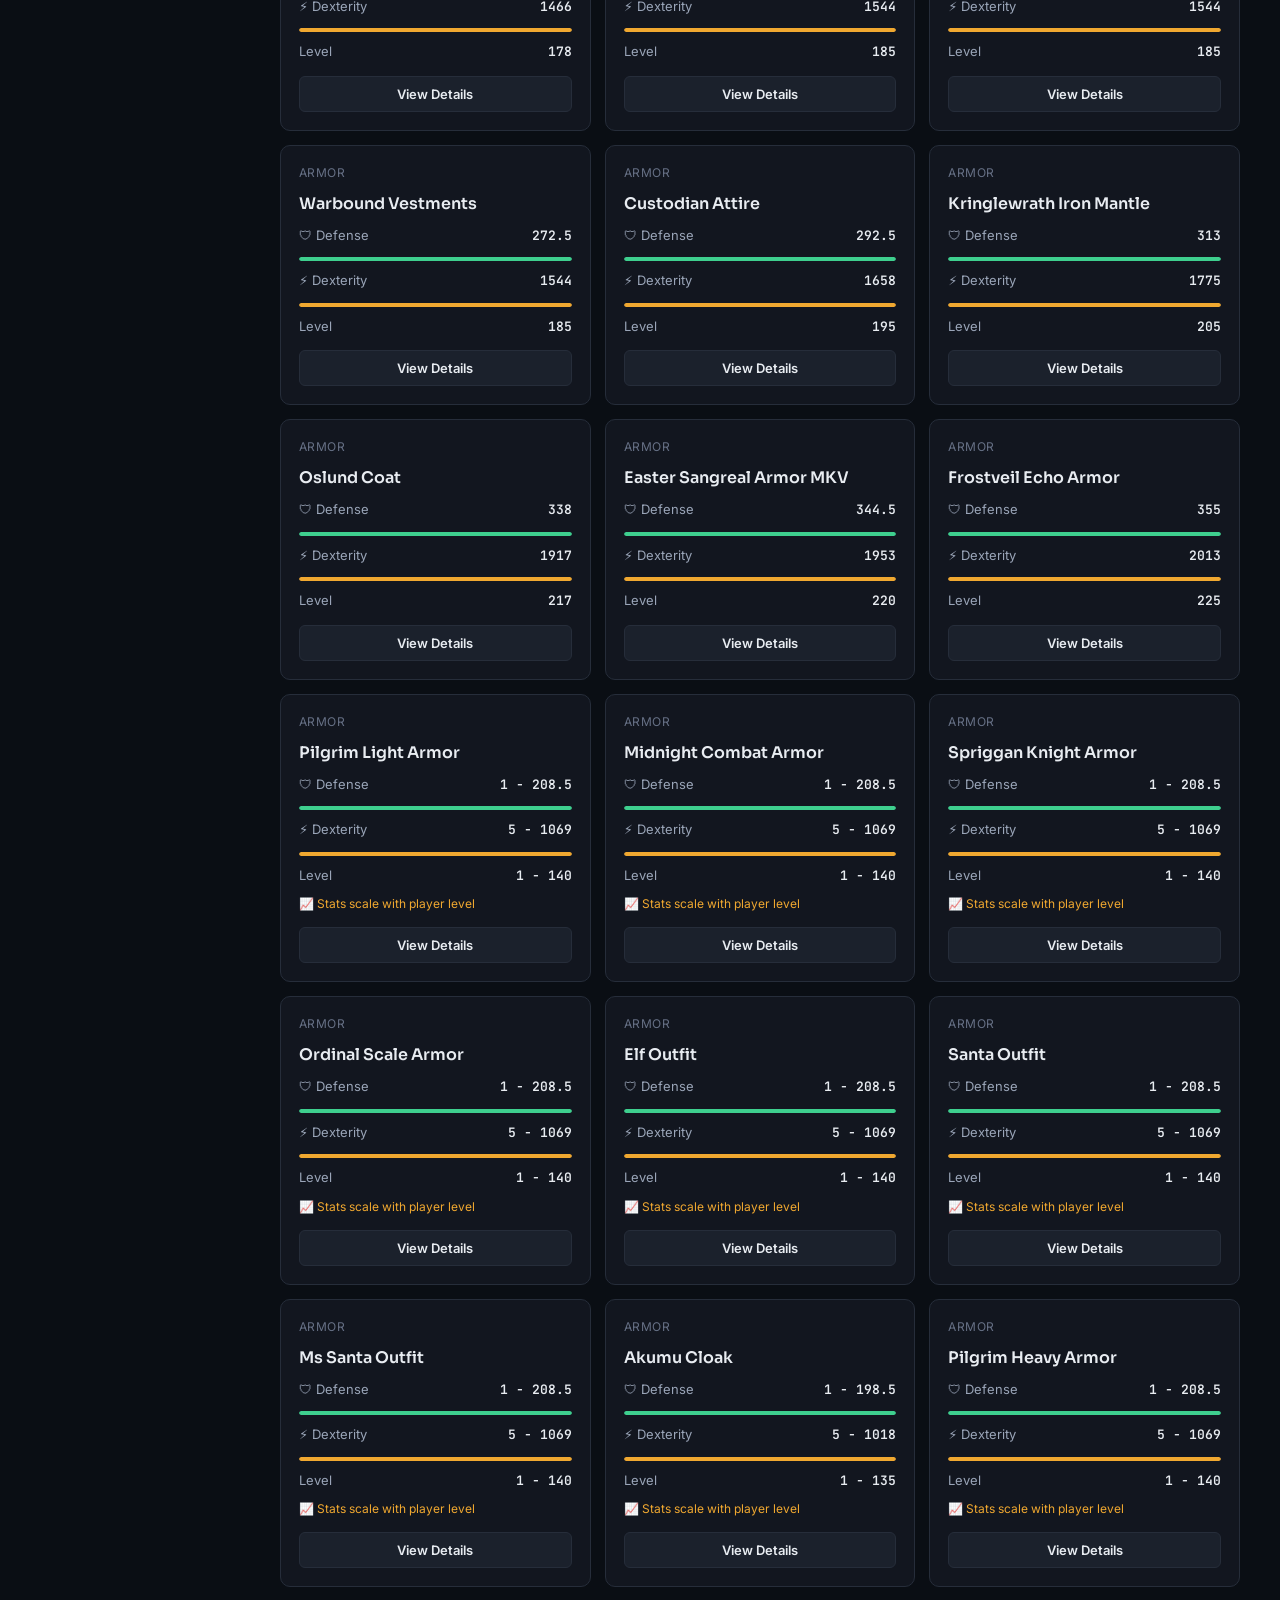
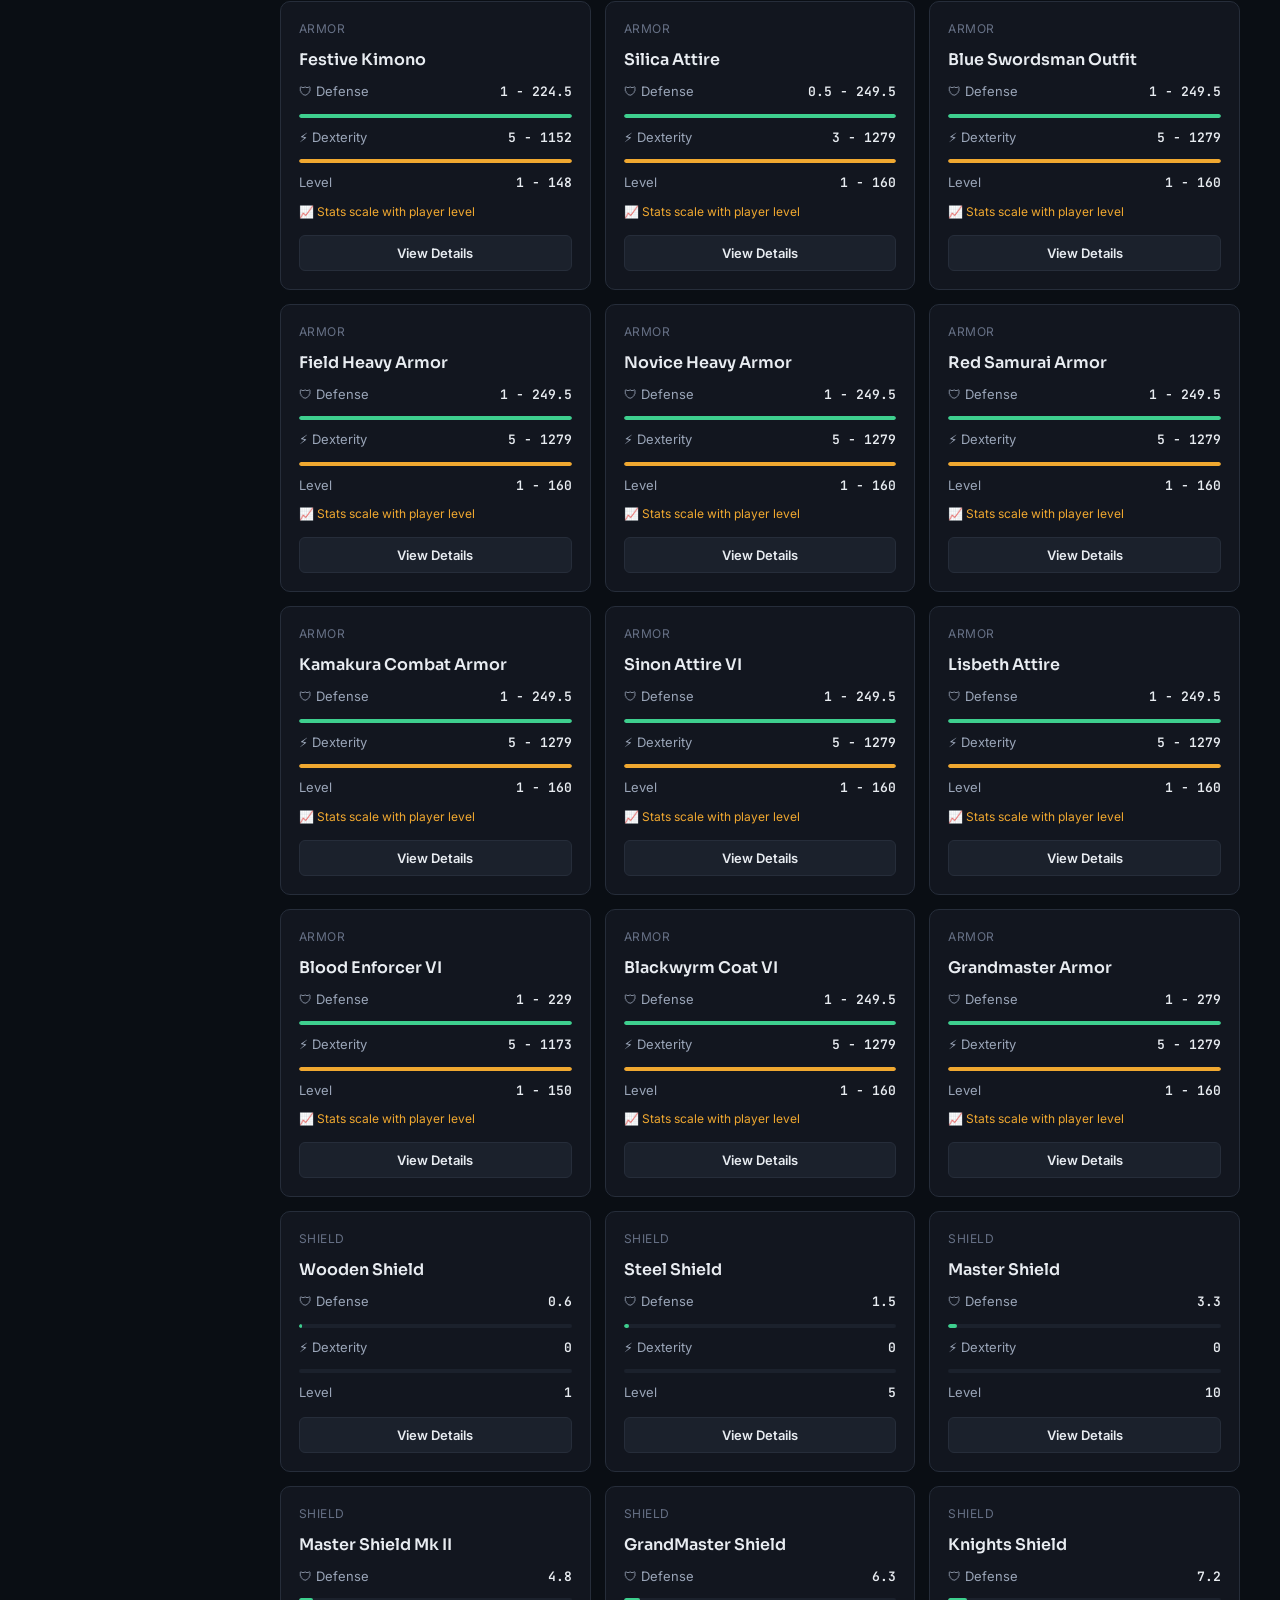
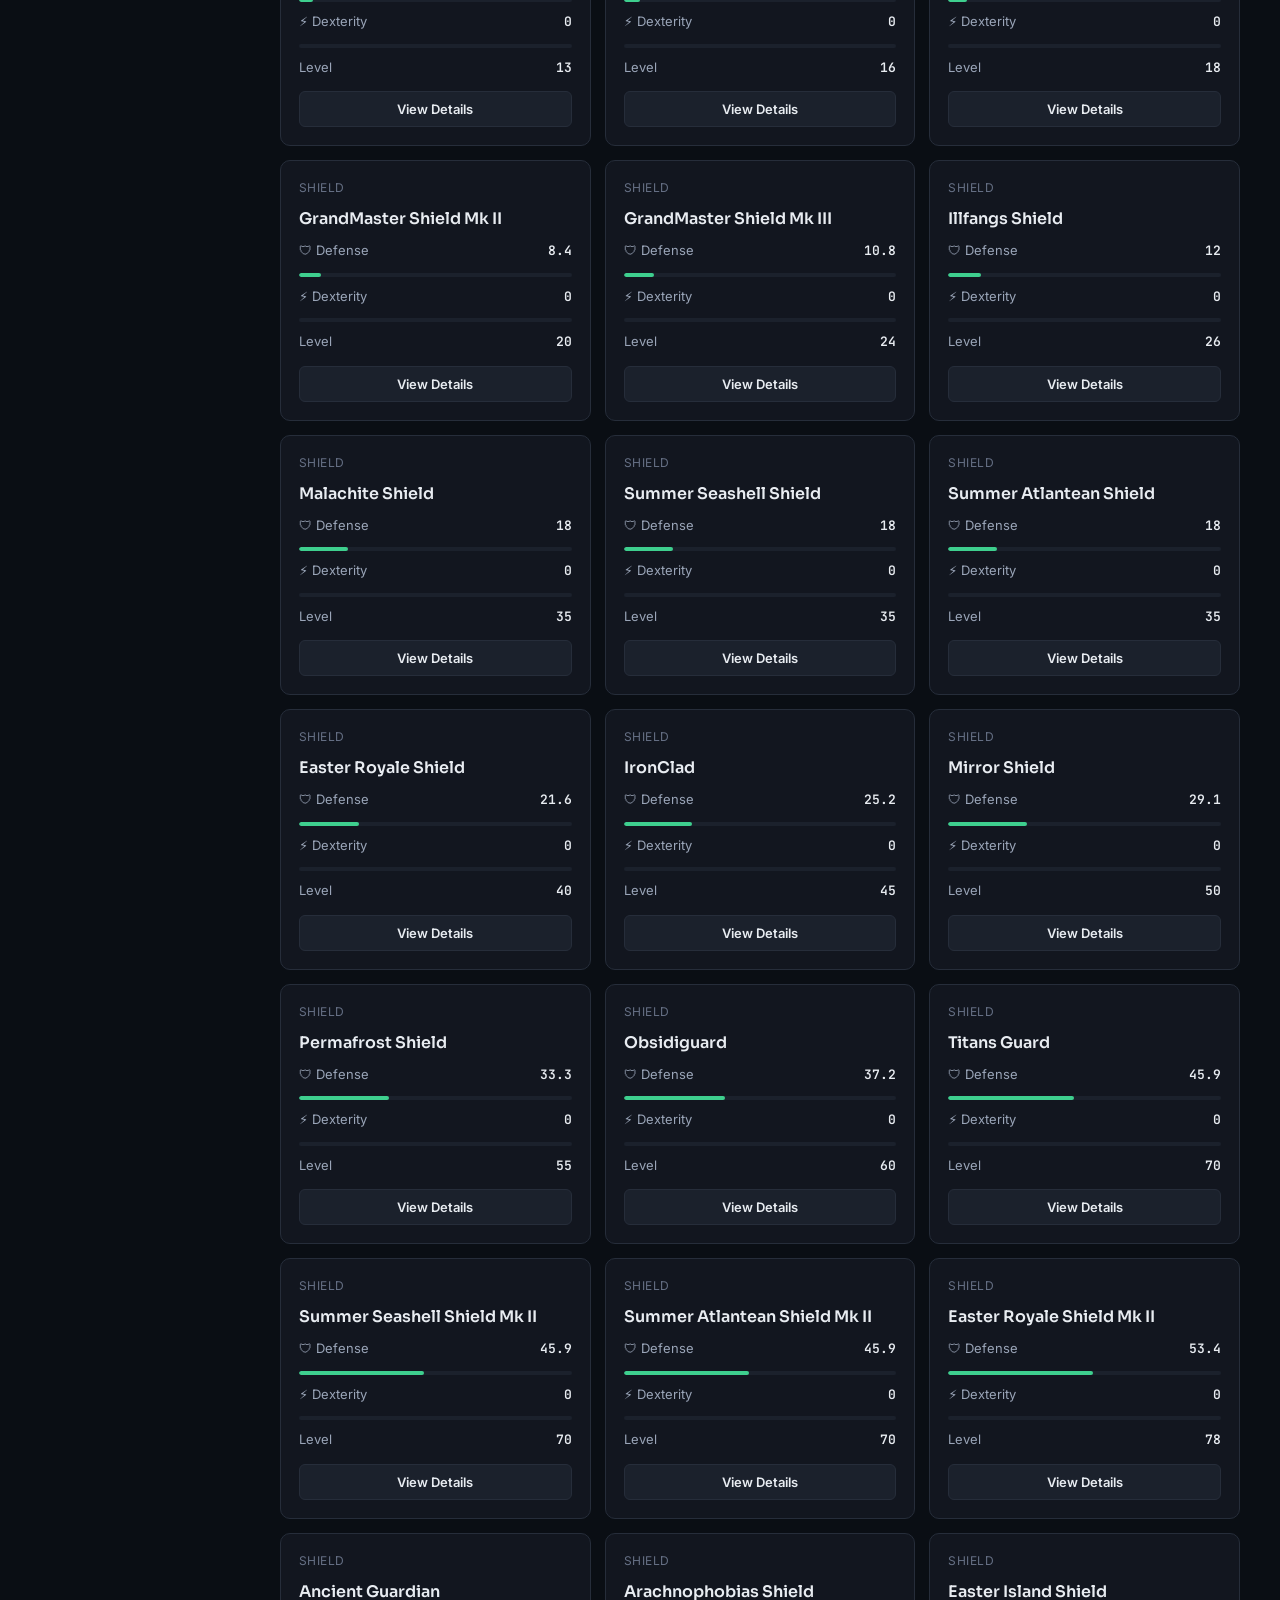
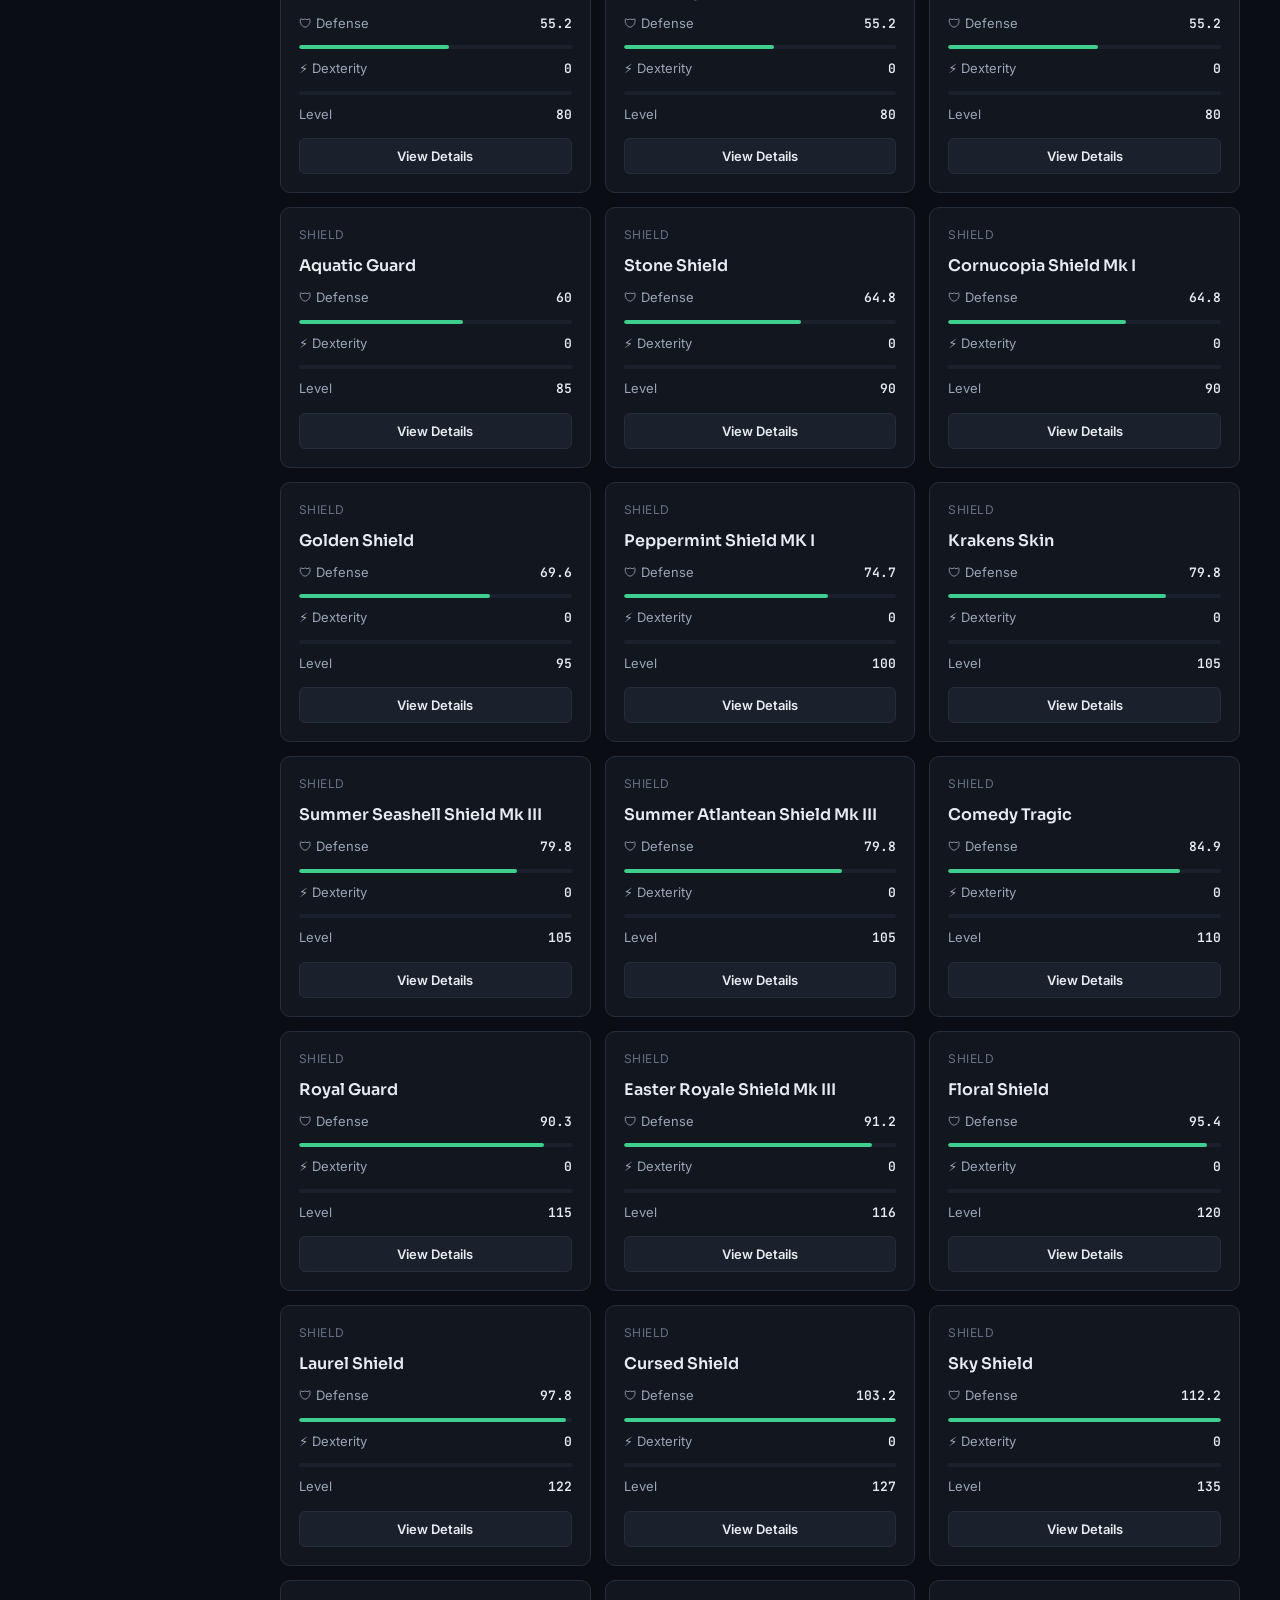
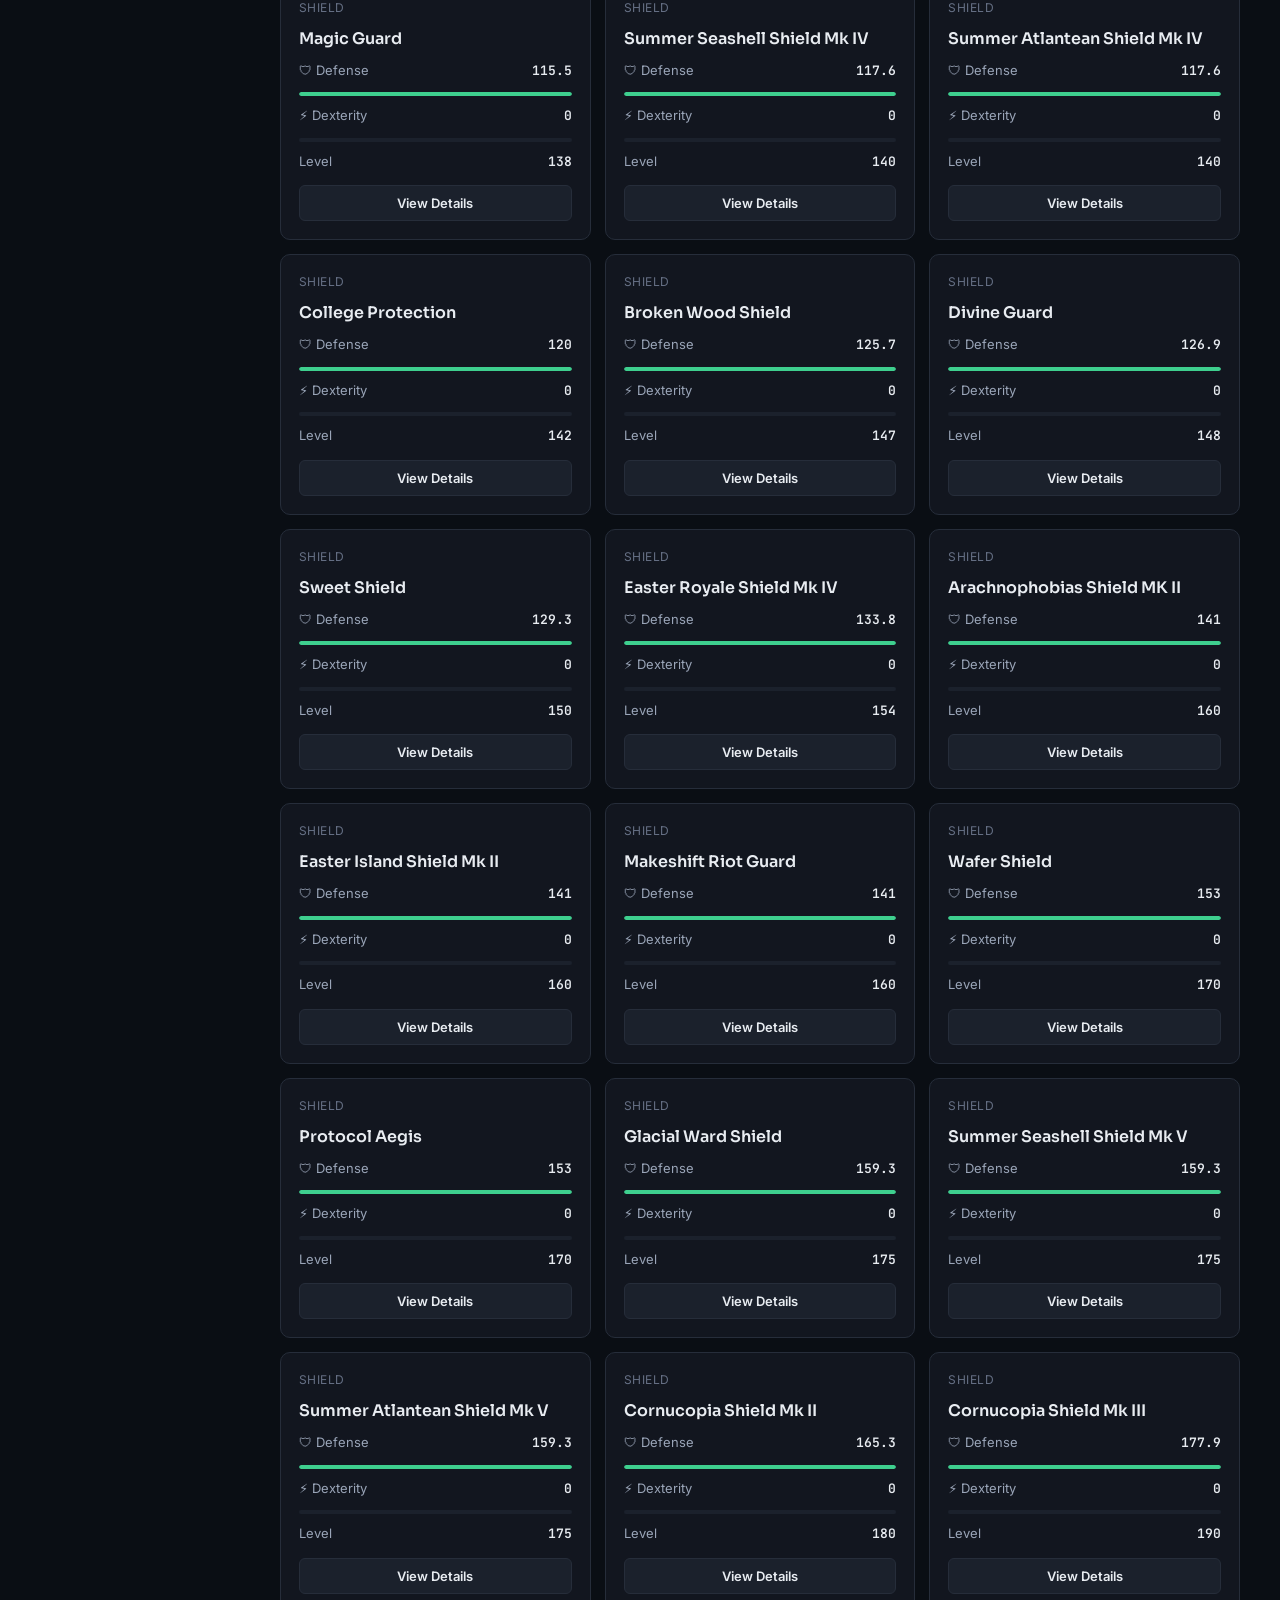
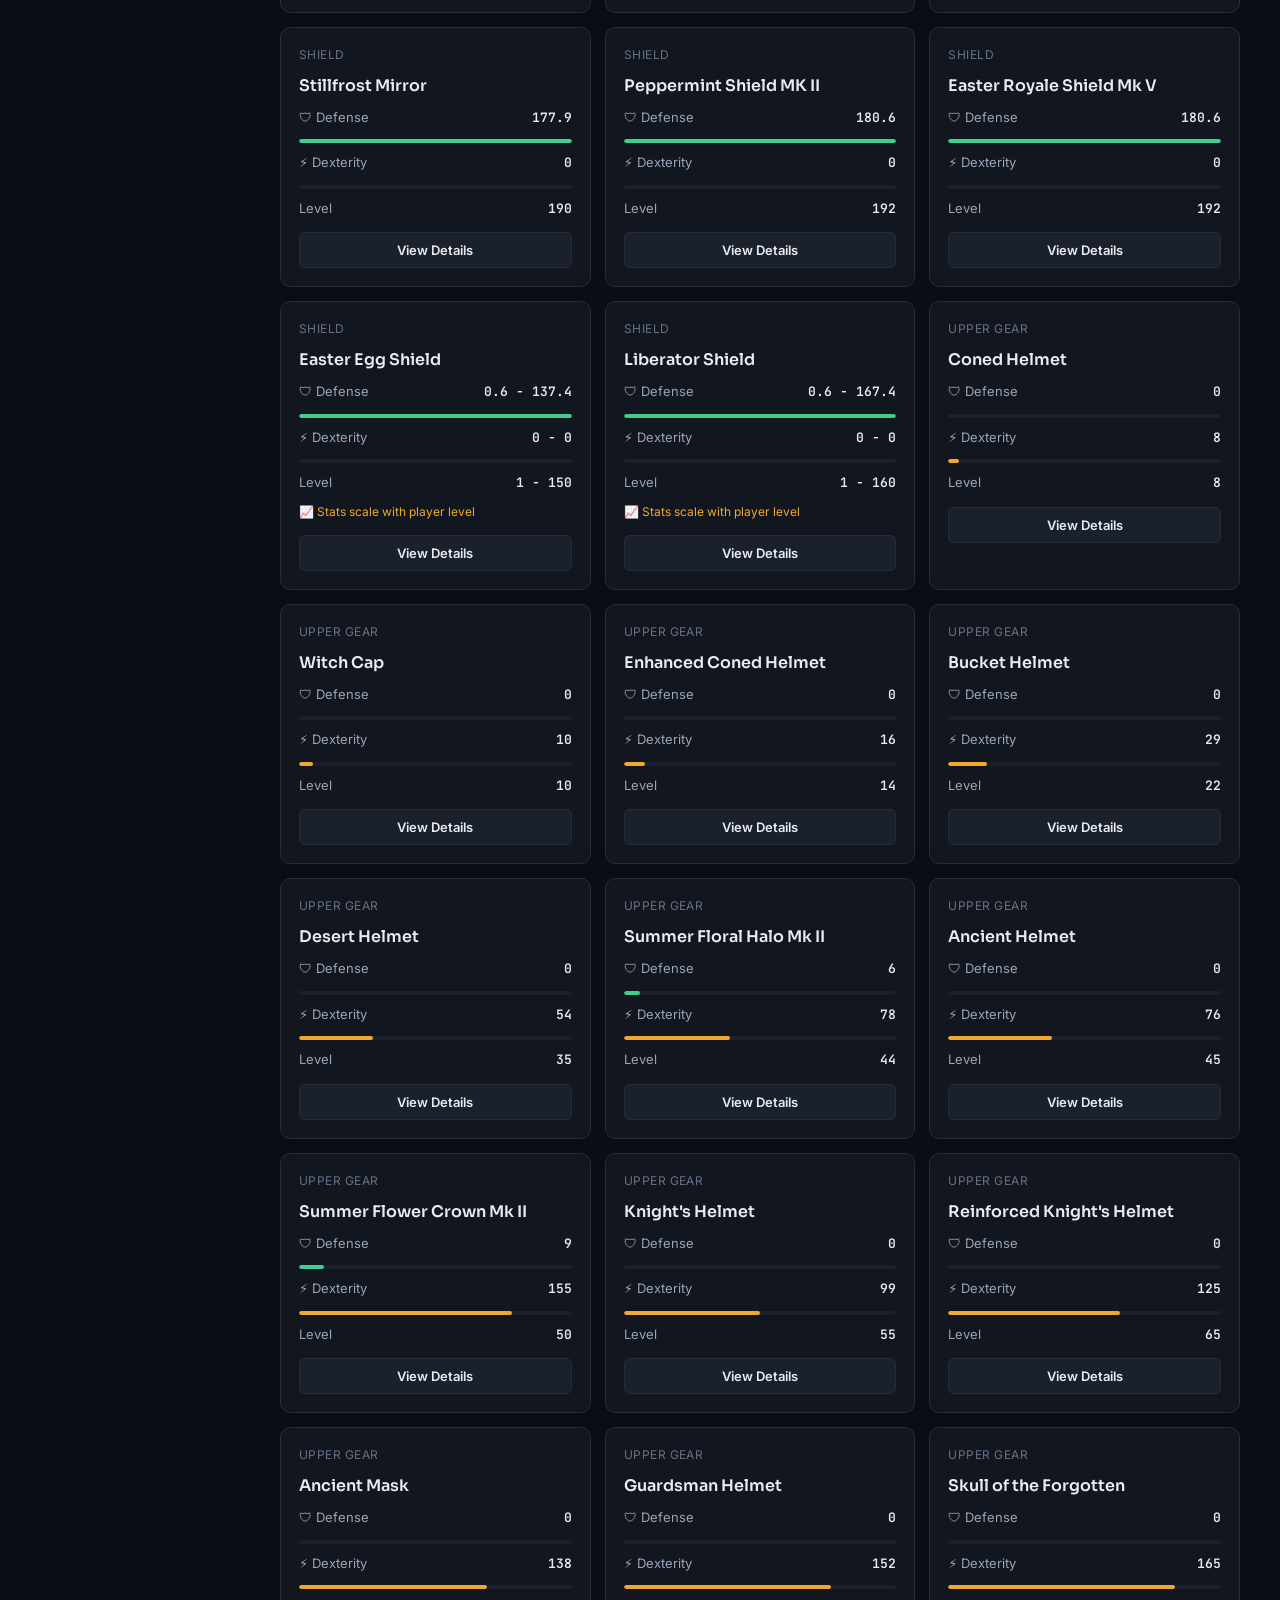
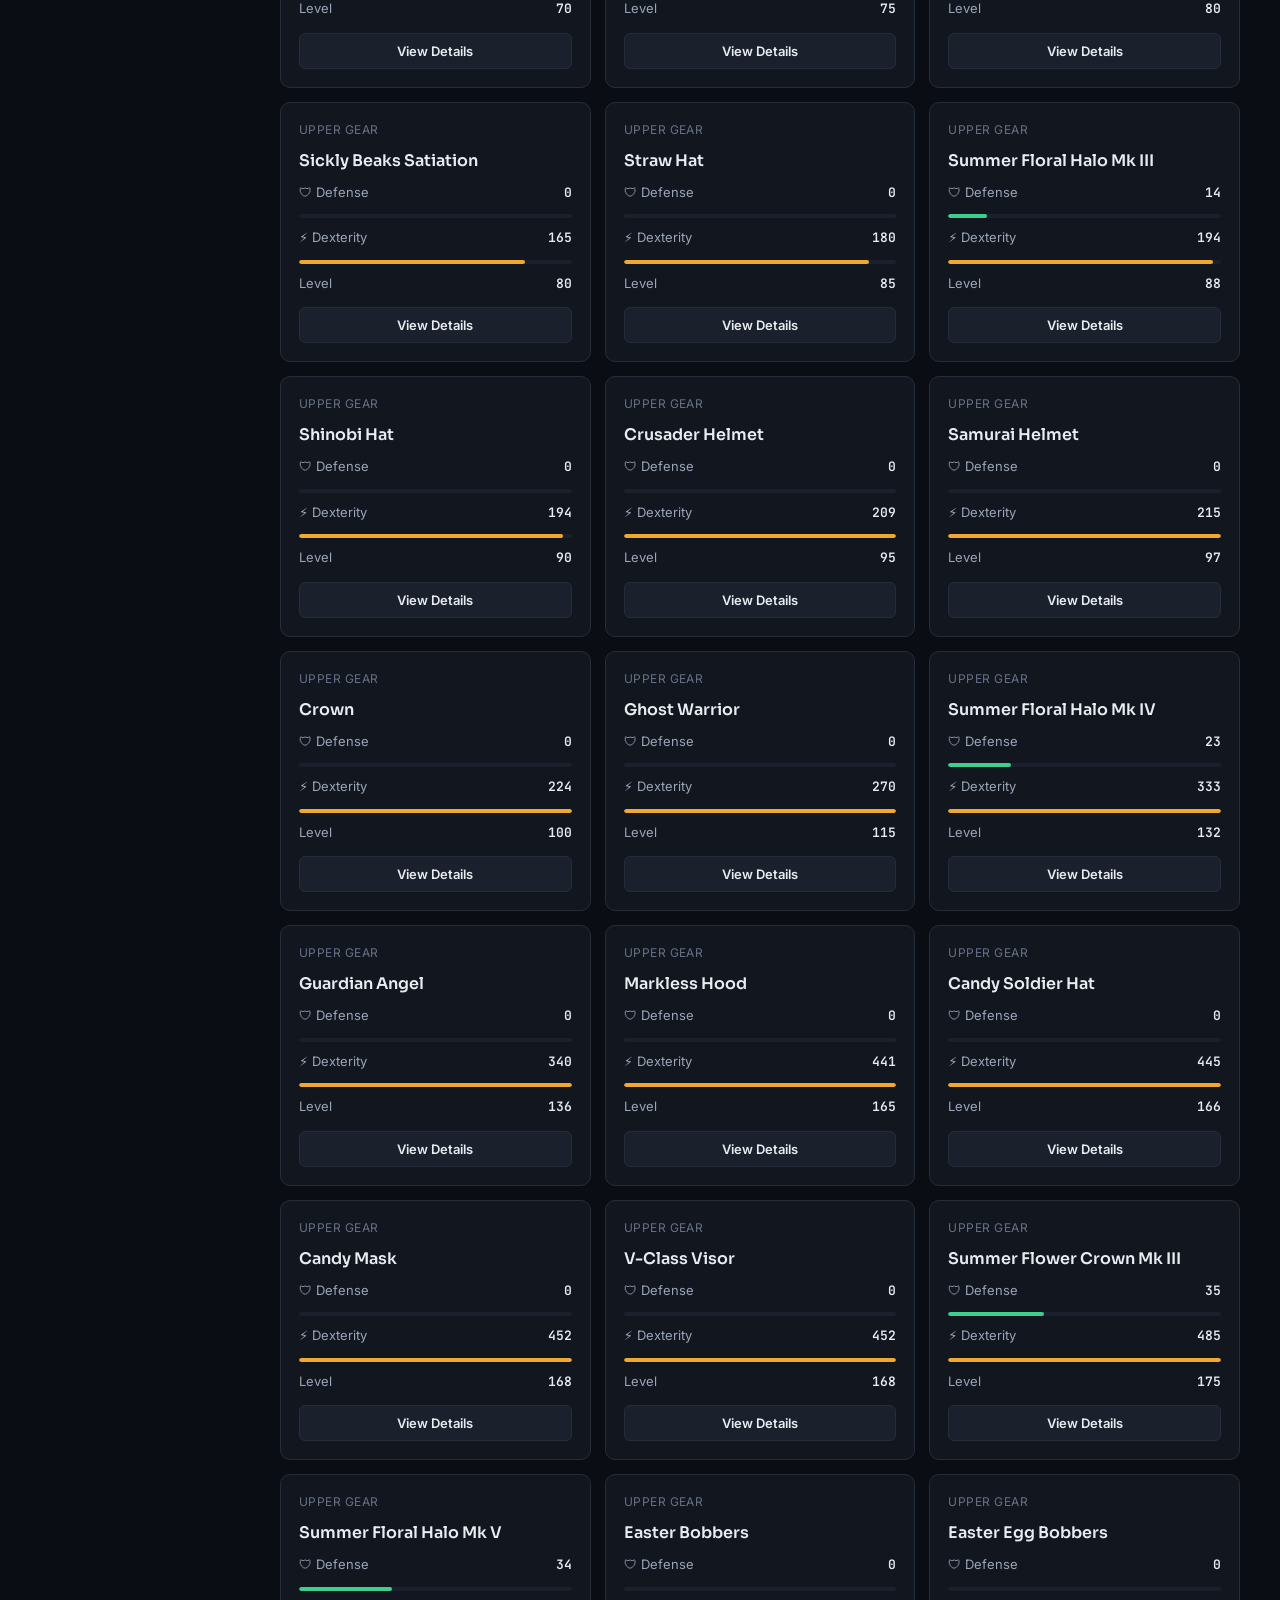
<file: gear.html>
<!DOCTYPE html>
<html lang="en">
<head>
<meta charset="UTF-8">
<meta name="viewport" content="width=device-width, initial-scale=1.0">
<title>Gear | SBO: Rebirth Database</title>
<link rel="preconnect" href="https://fonts.googleapis.com">
<link href="https://fonts.googleapis.com/css2?family=Sora:wght@600;700;800&family=Inter:wght@400;500;600&family=JetBrains+Mono:wght@500;600&display=swap" rel="stylesheet">
<link rel="stylesheet" href="css/tokens.css">
<link rel="stylesheet" href="css/layout.css">
<link rel="stylesheet" href="css/components.css">
</head>
<body>

<div class="app-shell">

  <div class="sidebar-scrim" id="sidebar-scrim"></div>

  <aside class="sidebar" id="sidebar">
    <div class="sidebar-brand">
      <span class="sidebar-brand-mark">⚔</span>
      <div>
        <div class="sidebar-brand-text">SBO: Rebirth</div>
        <div class="sidebar-brand-sub">Community Database</div>
      </div>
    </div>

    <a class="nav-link" href="index.html"><span class="nav-link-icon">🏠</span> Home</a>
    <a class="nav-link" href="weapons.html"><span class="nav-link-icon">⚔</span> Weapons</a>
    <a class="nav-link active" href="gear.html"><span class="nav-link-icon">🛡</span> Gear</a>
    <a class="nav-link" href="blacksmith.html"><span class="nav-link-icon">🔨</span> Blacksmith</a>
    <a class="nav-link" href="materials.html"><span class="nav-link-icon">🧱</span> Materials</a>
<a class="nav-link" href="exp-calculator.html">
  <span class="nav-link-icon">
    <svg viewBox="0 0 24 24" width="18" height="18" fill="none" stroke="currentColor" stroke-width="2">
      <rect x="5" y="2" width="14" height="20" rx="2"></rect>
      <rect x="8" y="5" width="8" height="4"></rect>
      <path d="M8 13h2M14 13h2M8 17h2M14 17h2"></path>
    </svg>
  </span>
  EXP Calculator
</a>
    <div class="sidebar-footer">
      Fan project, not affiliated with the developers of Sword Blox Online: Rebirth.
    </div>
  </aside>

  <div class="topbar">
    <div class="topbar-brand"><span>⚔</span> SBO: Rebirth</div>
    <button class="menu-toggle" id="menu-toggle" aria-label="Open menu">☰</button>
  </div>

  <main class="main-content">

    <div class="page-header">
      <p class="page-eyebrow">Database</p>
      <h1 class="page-title">Gear</h1>
      <p class="page-subtitle">Defense and dexterity stats for armor, shields, and headgear.</p>
    </div>

    <div class="control-bar">
      <input type="text" id="gear-search" class="search-input" placeholder="Search by name or obtain method...">
      <select id="gear-sort" class="sort-select">
        <option value="default">Sort: Default</option>
        <option value="level-high">Level: High to low</option>
        <option value="level-low">Level: Low to high</option>
        <option value="defense-high">Defense: High to low</option>
        <option value="defense-low">Defense: Low to high</option>
        <option value="dex-high">Dexterity: High to low</option>
        <option value="dex-low">Dexterity: Low to high</option>
      </select>
    </div>

    <div class="chip-row" id="gear-category-row">
      <button class="chip active" id="show-all-gear">All</button>
      <button class="chip" data-type="Armor">Armor</button>
      <button class="chip" data-type="Shield">Shield</button>
      <button class="chip" data-type="Upper Gear">Upper Gear</button>
      <button class="chip" data-type="Lower Gear">Lower Gear</button>
    </div>

    <div id="gear-container" class="card-grid"></div>

  </main>

</div>

<!-- DETAILS MODAL -->
<div id="gear-details-box" class="modal-backdrop">
  <div class="modal-box">
    <button id="close-details" class="modal-close" aria-label="Close">✕</button>
    <div id="gear-details-content"></div>
  </div>
</div>

<script src="js/shared.js"></script>
<script src="js/gear.js"></script>

</body>
</html>
</file>
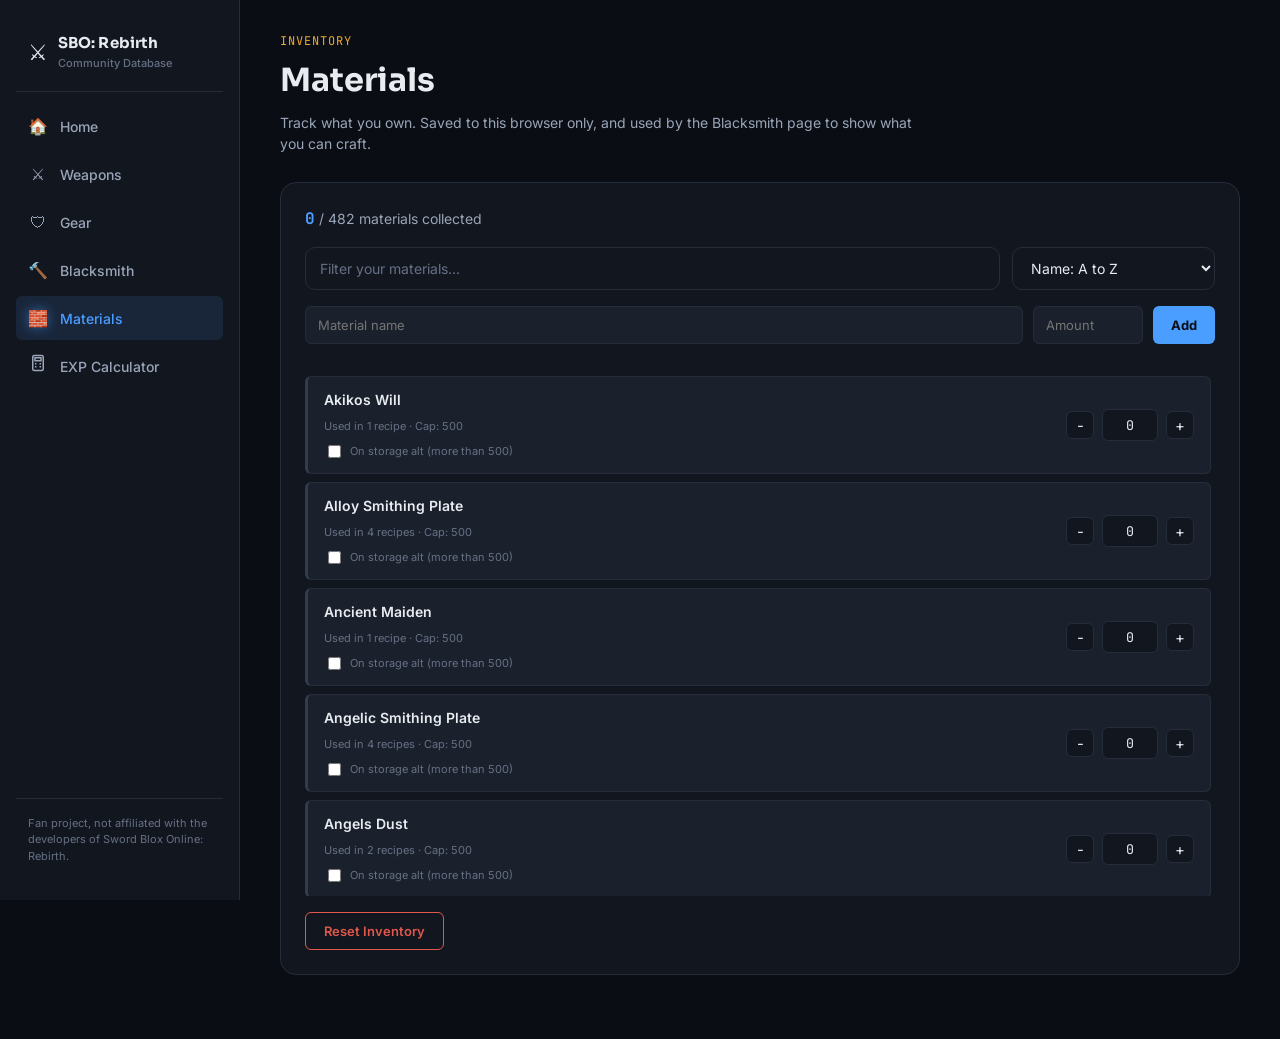
<file: materials.html>
<!DOCTYPE html>
<html lang="en">
<head>
<meta charset="UTF-8">
<meta name="viewport" content="width=device-width, initial-scale=1.0, viewport-fit=cover">
<title>Materials | SBO: Rebirth Database</title>
<link rel="preconnect" href="https://fonts.googleapis.com">
<link href="https://fonts.googleapis.com/css2?family=Sora:wght@600;700;800&family=Inter:wght@400;500;600&family=JetBrains+Mono:wght@500;600&display=swap" rel="stylesheet">
<link rel="stylesheet" href="css/tokens.css">
<link rel="stylesheet" href="css/layout.css">
<link rel="stylesheet" href="css/components.css">
</head>
<body>

<div class="app-shell">

  <div class="sidebar-scrim" id="sidebar-scrim"></div>

  <aside class="sidebar" id="sidebar">
    <div class="sidebar-brand">
      <span class="sidebar-brand-mark">⚔</span>
      <div>
        <div class="sidebar-brand-text">SBO: Rebirth</div>
        <div class="sidebar-brand-sub">Community Database</div>
      </div>
    </div>

    <a class="nav-link" href="index.html"><span class="nav-link-icon">🏠</span> Home</a>
    <a class="nav-link" href="weapons.html"><span class="nav-link-icon">⚔</span> Weapons</a>
    <a class="nav-link" href="gear.html"><span class="nav-link-icon">🛡</span> Gear</a>
    <a class="nav-link" href="blacksmith.html"><span class="nav-link-icon">🔨</span> Blacksmith</a>
    <a class="nav-link active" href="materials.html"><span class="nav-link-icon">🧱</span> Materials</a>
<a class="nav-link" href="exp-calculator.html">
  <span class="nav-link-icon">
    <svg viewBox="0 0 24 24" width="18" height="18" fill="none" stroke="currentColor" stroke-width="2">
      <rect x="5" y="2" width="14" height="20" rx="2"></rect>
      <rect x="8" y="5" width="8" height="4"></rect>
      <path d="M8 13h2M14 13h2M8 17h2M14 17h2"></path>
    </svg>
  </span>
  EXP Calculator
</a>
    <div class="sidebar-footer">
      Fan project, not affiliated with the developers of Sword Blox Online: Rebirth.
    </div>
  </aside>

  <div class="topbar">
    <div class="topbar-brand"><span>⚔</span> SBO: Rebirth</div>
    <button class="menu-toggle" id="menu-toggle" aria-label="Open menu">☰</button>
  </div>

  <main class="main-content">

    <div class="page-header">
      <p class="page-eyebrow">Inventory</p>
      <h1 class="page-title">Materials</h1>
      <p class="page-subtitle">Track what you own. Saved to this browser only, and used by the Blacksmith page to show what you can craft.</p>
    </div>

    <div class="inventory-panel">
      <div id="inventory-summary" class="inventory-summary"></div>

      <div class="inventory-toolbar">
        <input type="text" id="inventory-search" class="search-input" placeholder="Filter your materials...">
        <select id="inventory-sort" class="sort-select">
          <option value="az">Name: A to Z</option>
          <option value="owned-high">Most owned</option>
          <option value="owned-low">Least owned</option>
          <option value="needed">Needed first (0 owned)</option>
        </select>
      </div>

      <div class="inventory-add">
        <div class="material-name-field">
          <input id="material-name" placeholder="Material name" autocomplete="off">
          <div id="material-name-suggestions" class="material-suggestions"></div>
        </div>
        <input id="material-amount" type="number" inputmode="numeric" min="0" placeholder="Amount">
        <button id="add-material" class="add-btn">Add</button>
      </div>

      <div id="material-add-error" class="inventory-error"></div>

      <div id="inventory-container" class="inventory-container"></div>

      <button id="reset-inventory" class="reset-btn">Reset Inventory</button>
    </div>

  </main>

</div>

<script src="js/shared.js"></script>
<script src="js/materials.js"></script>

</body>
</html>
</file>
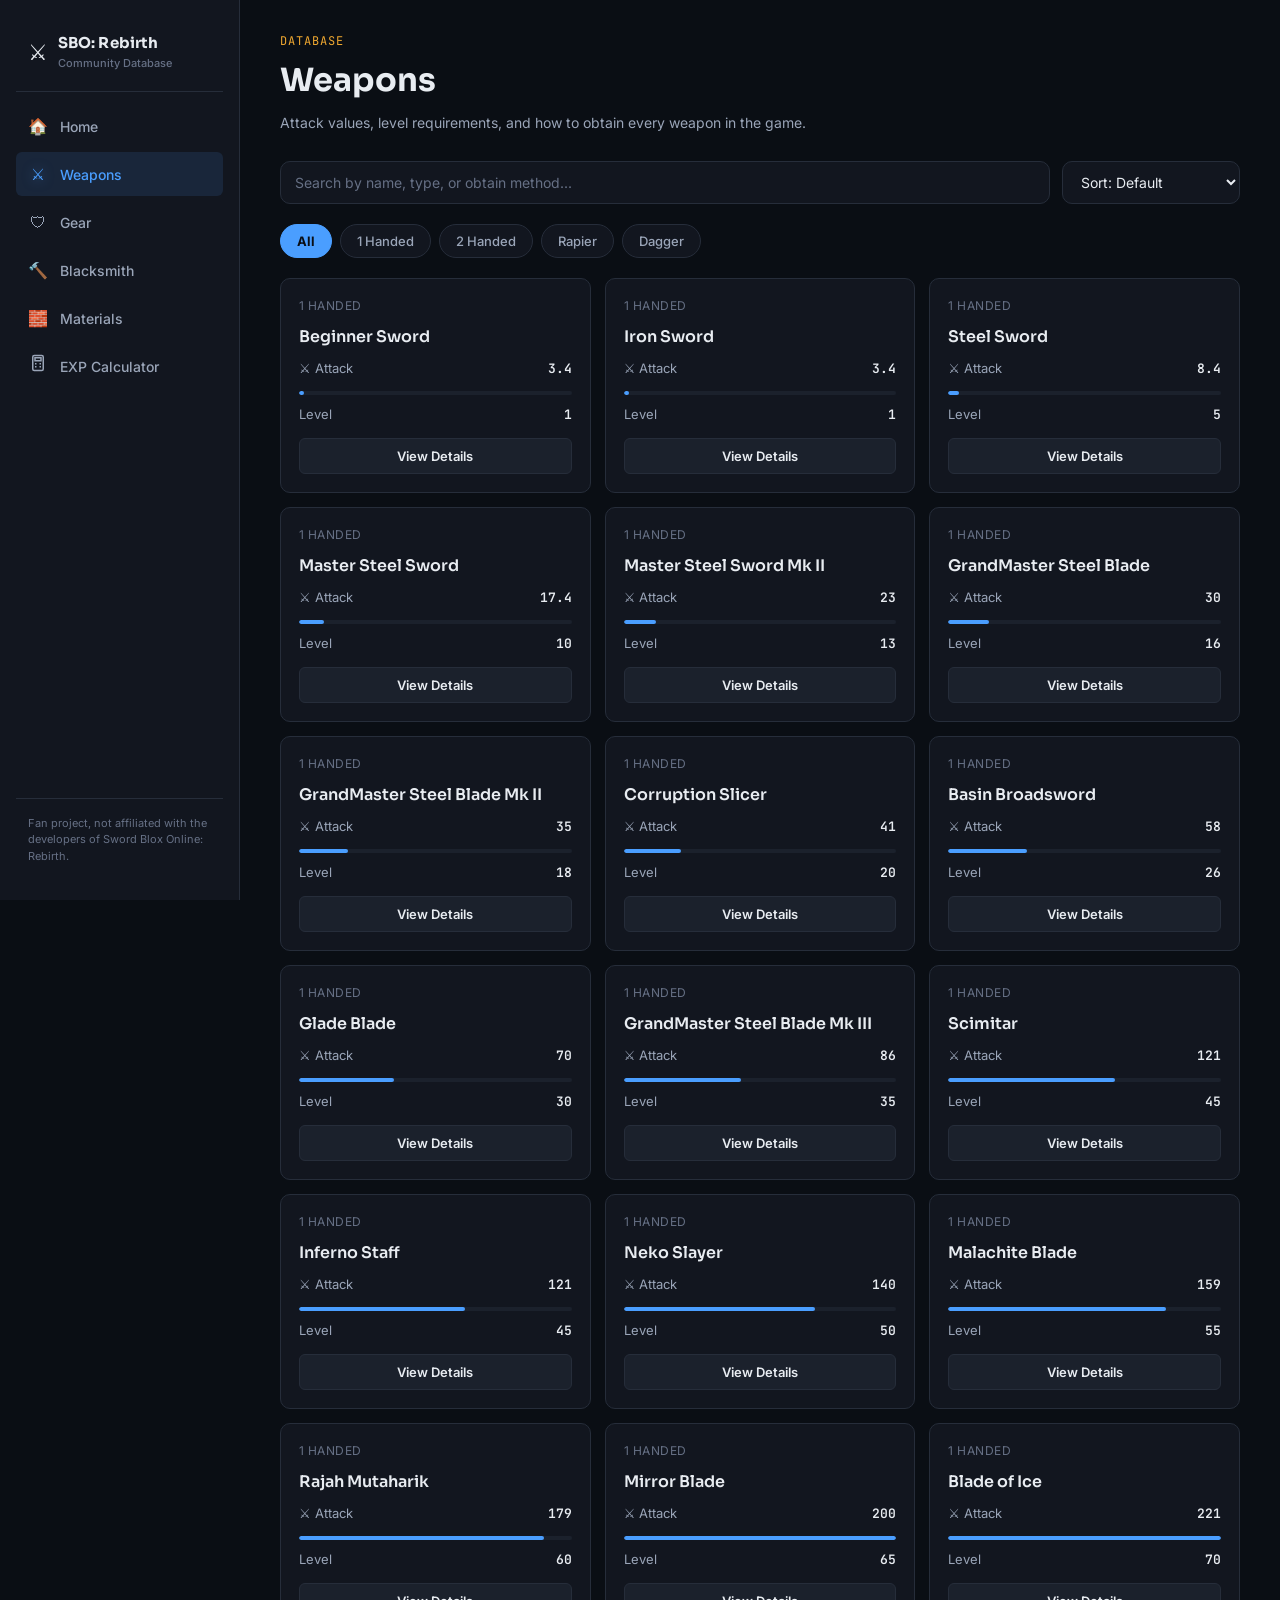
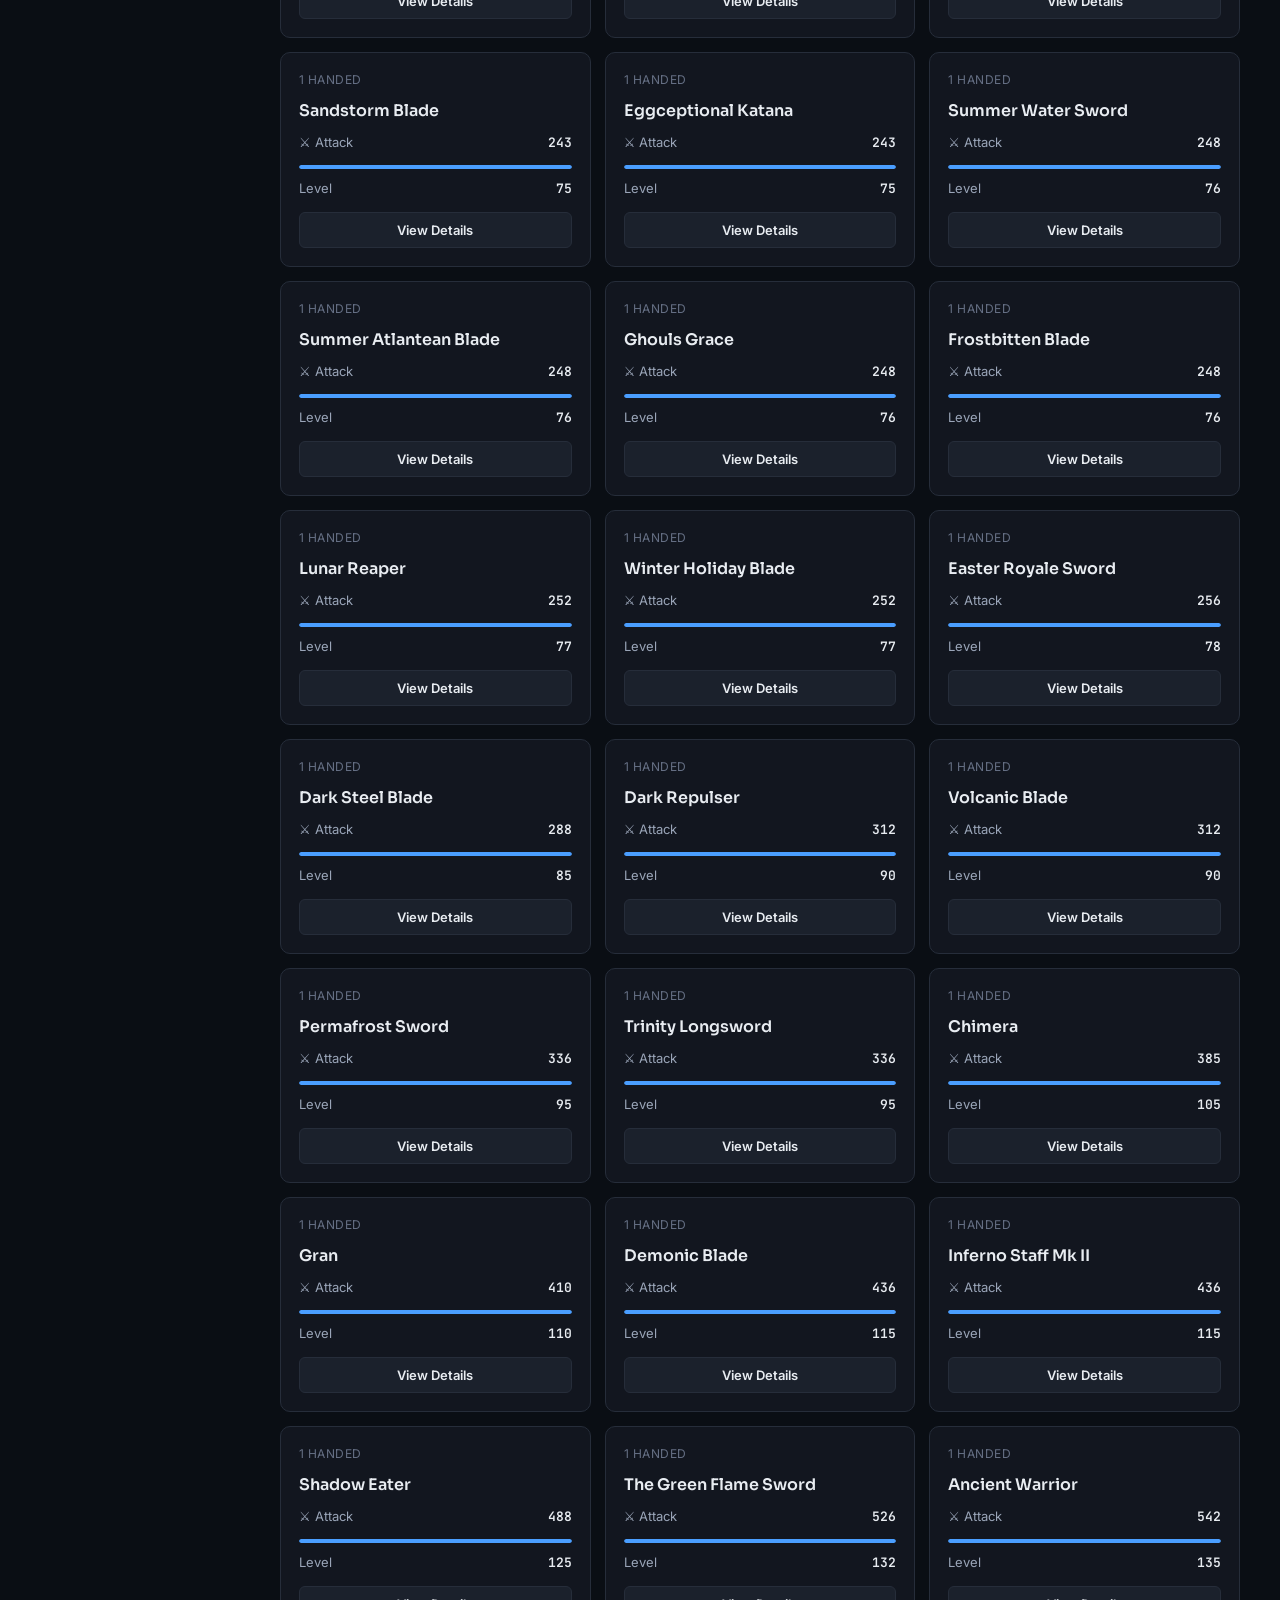
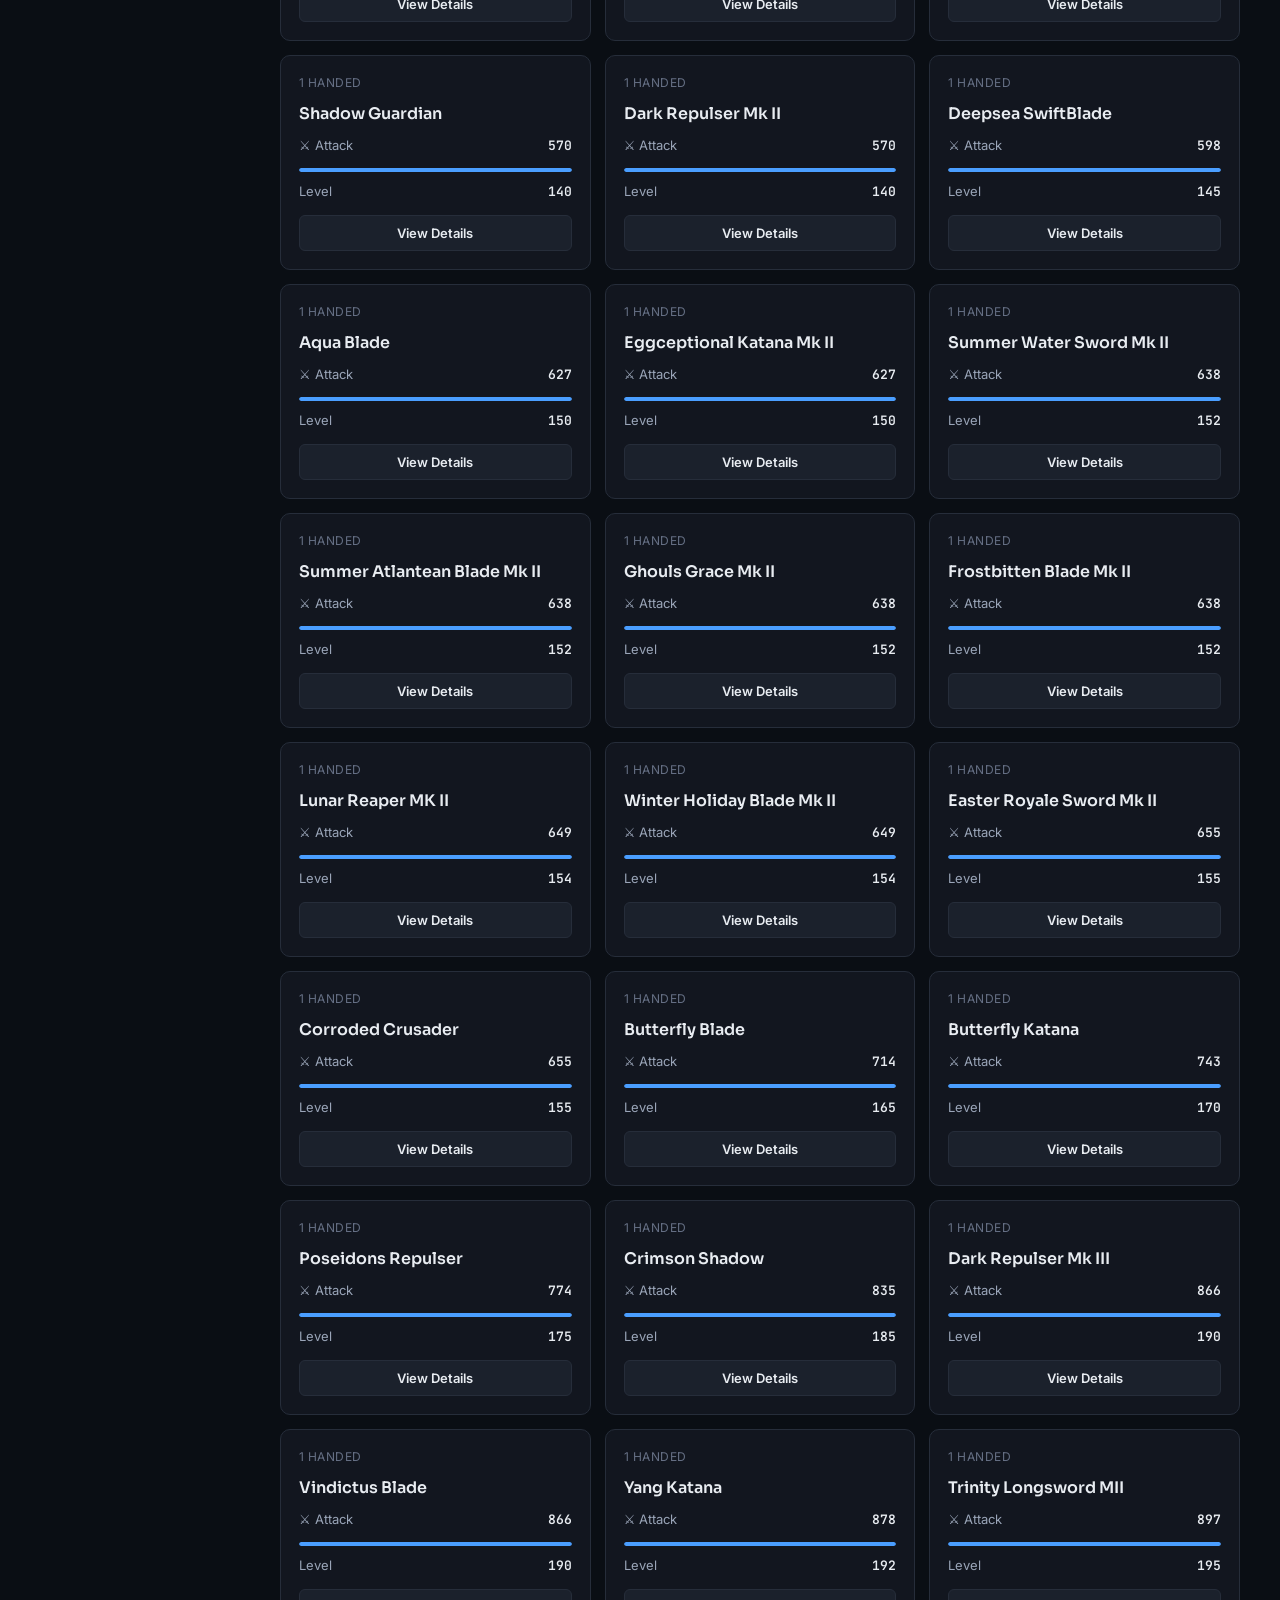
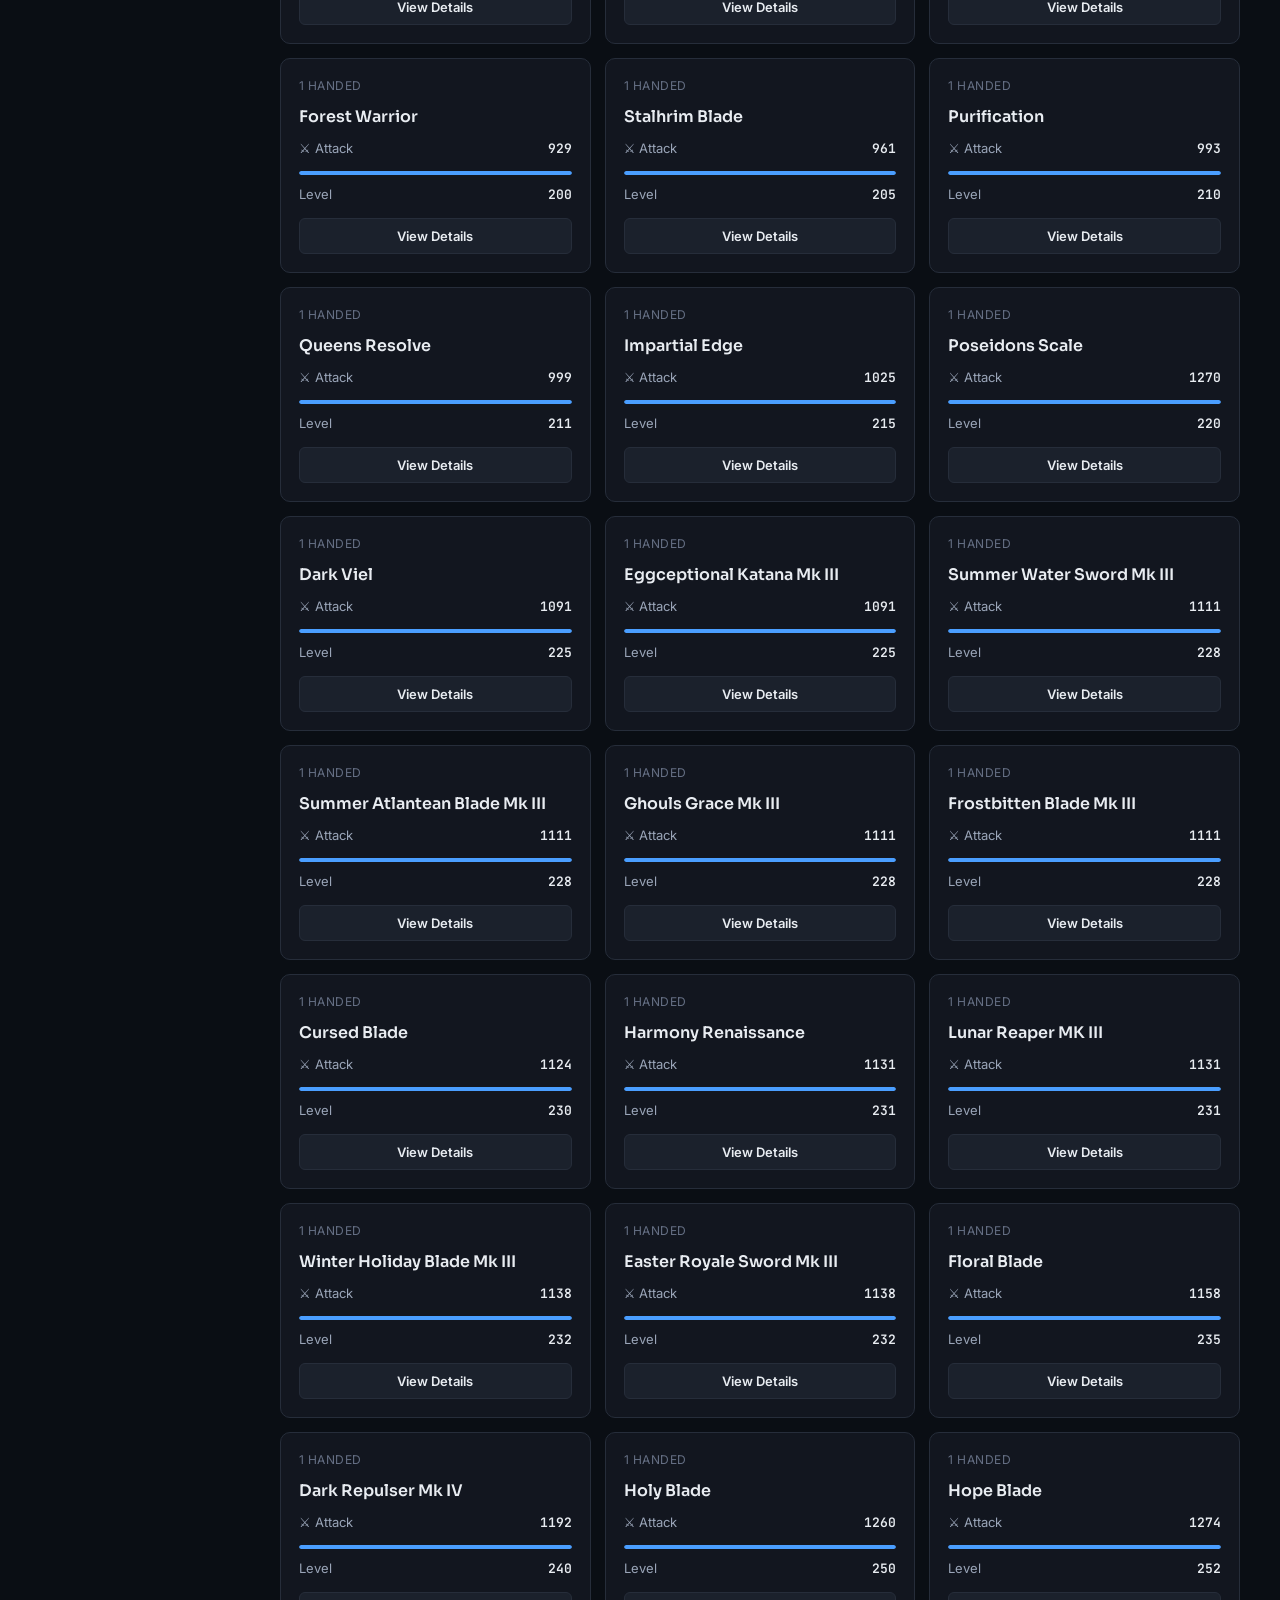
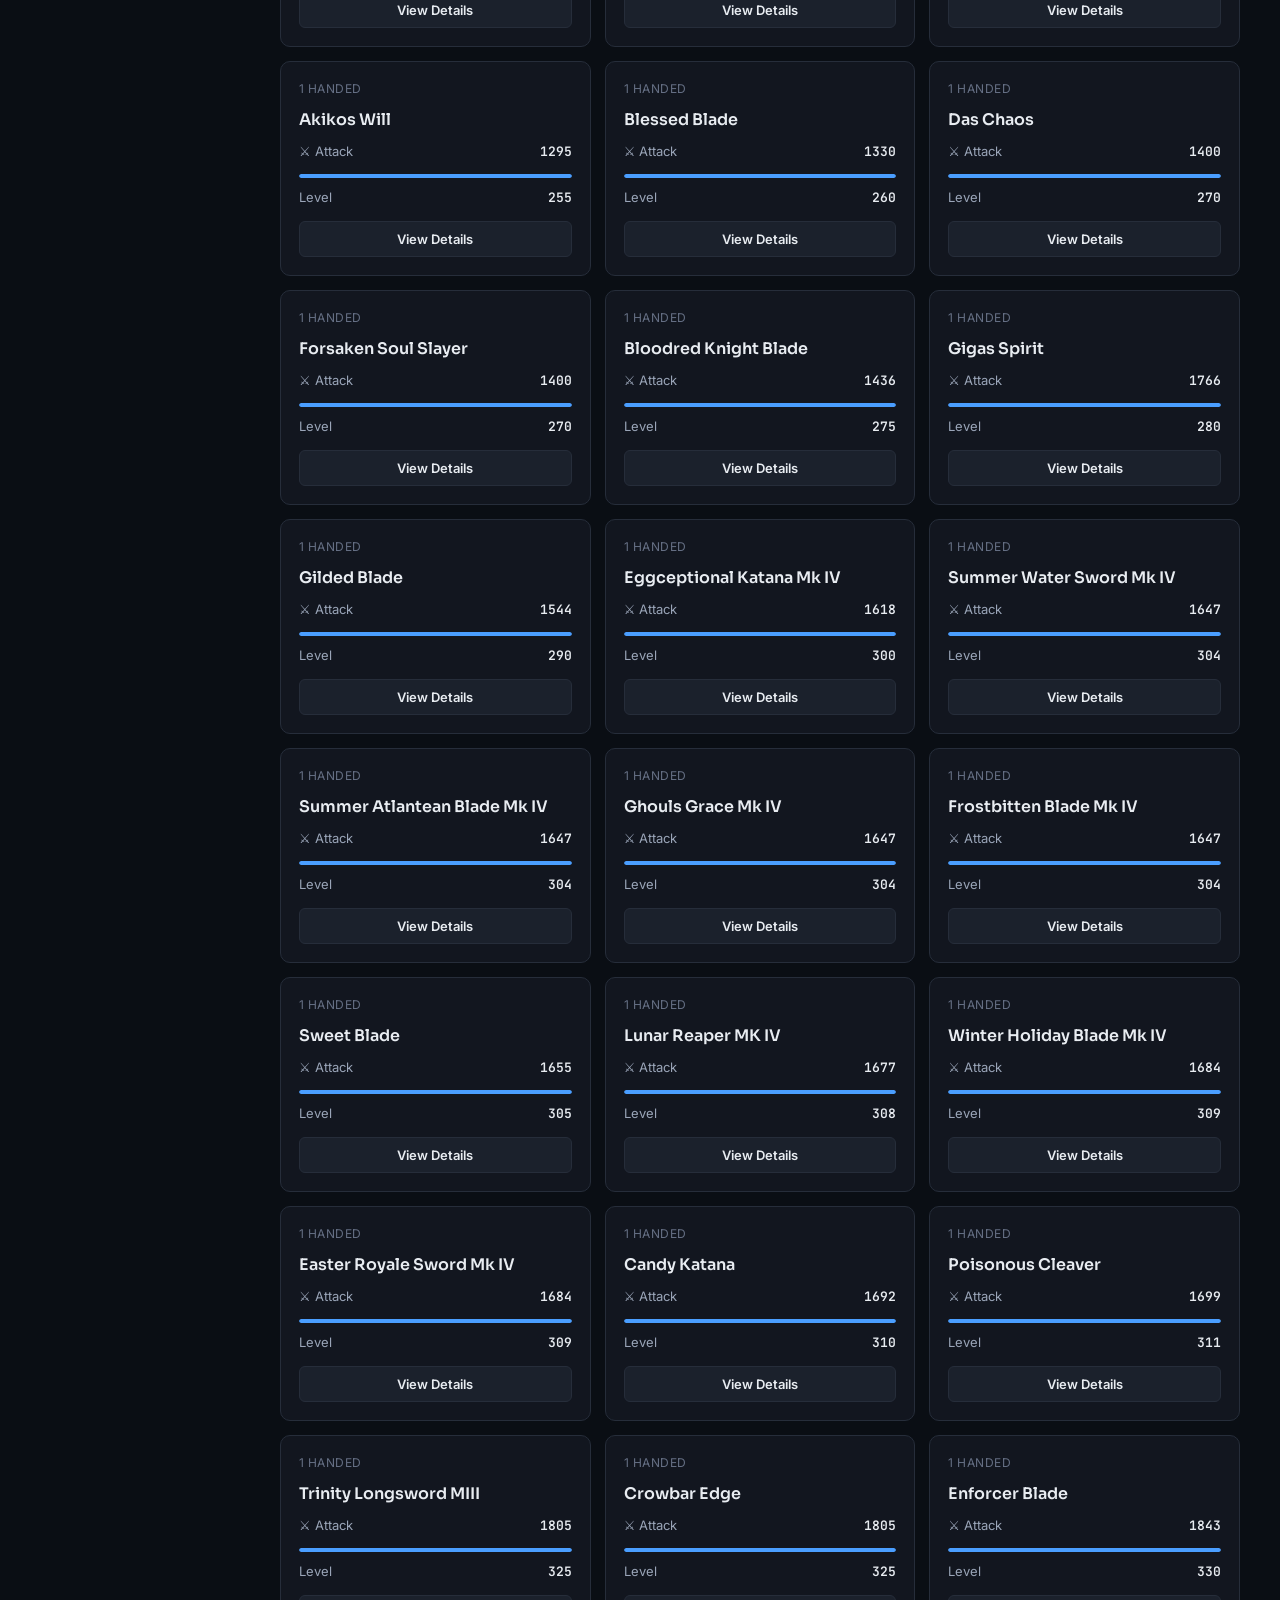
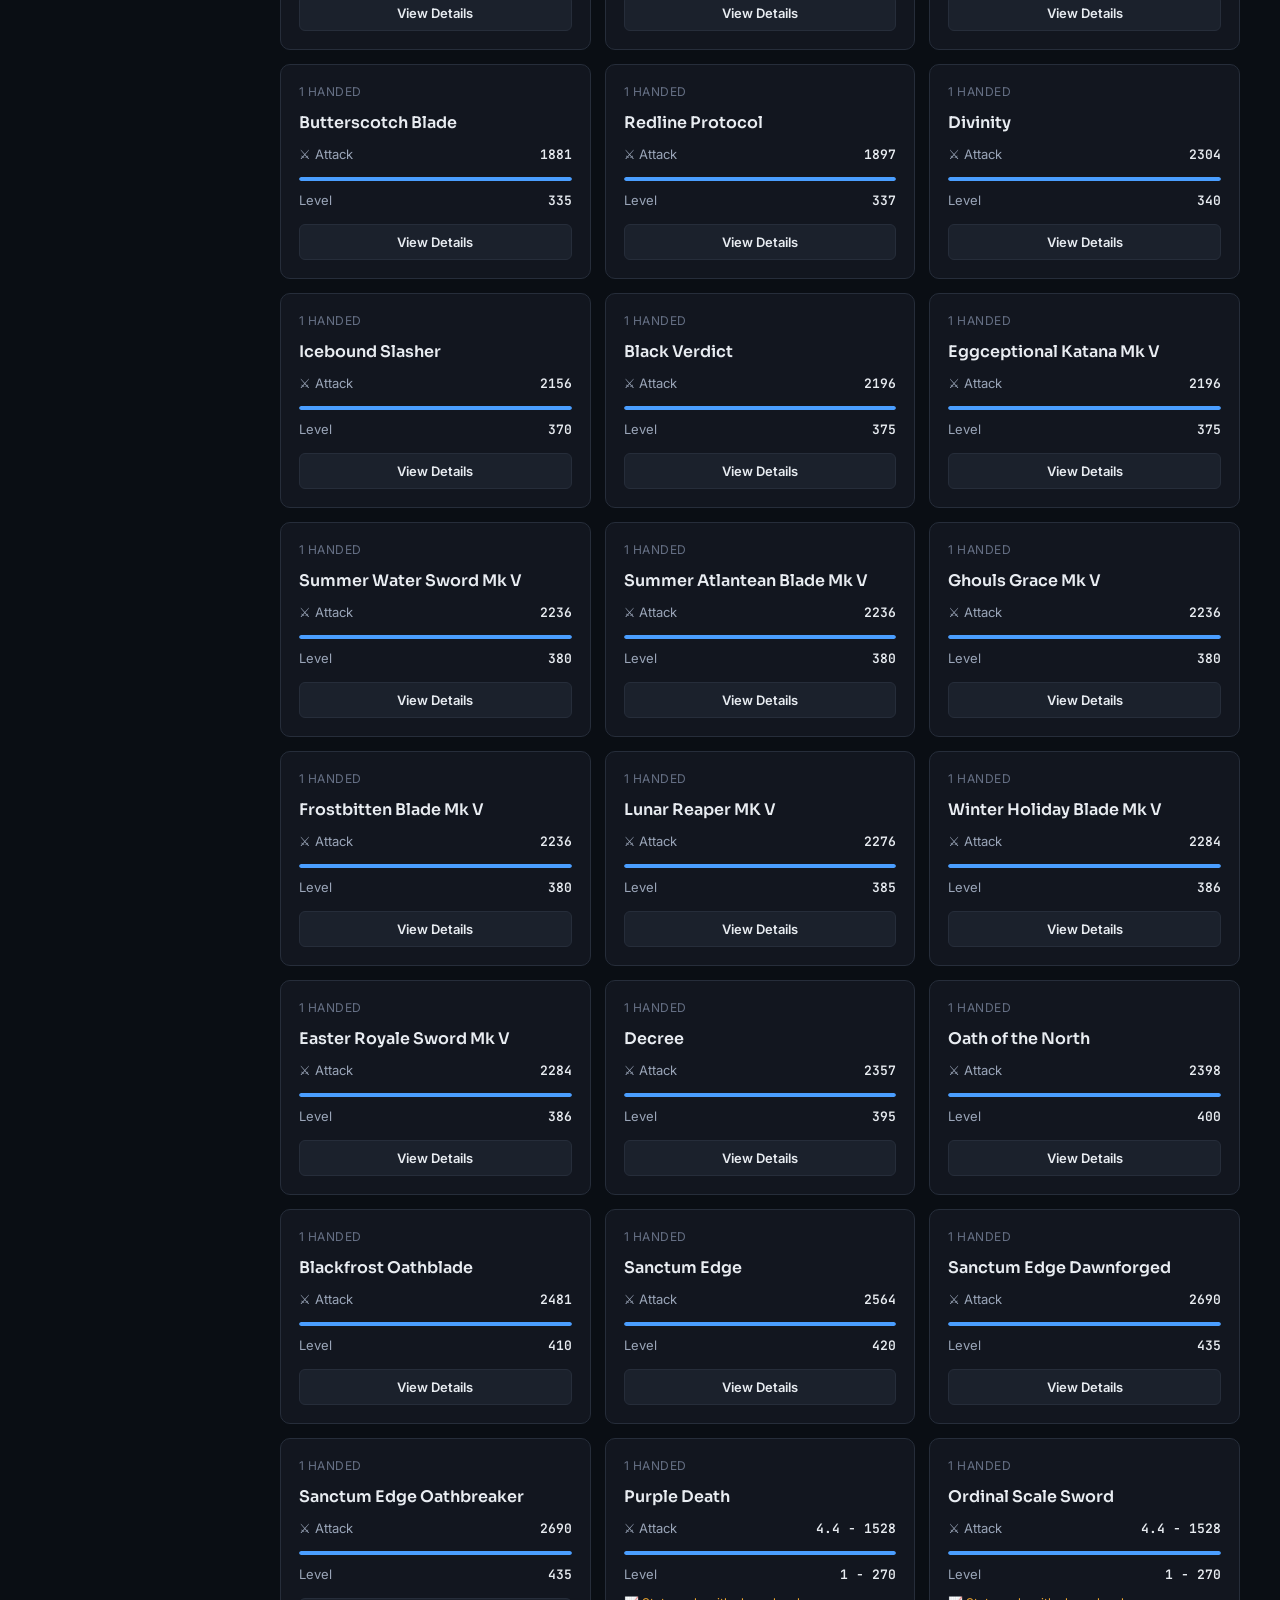
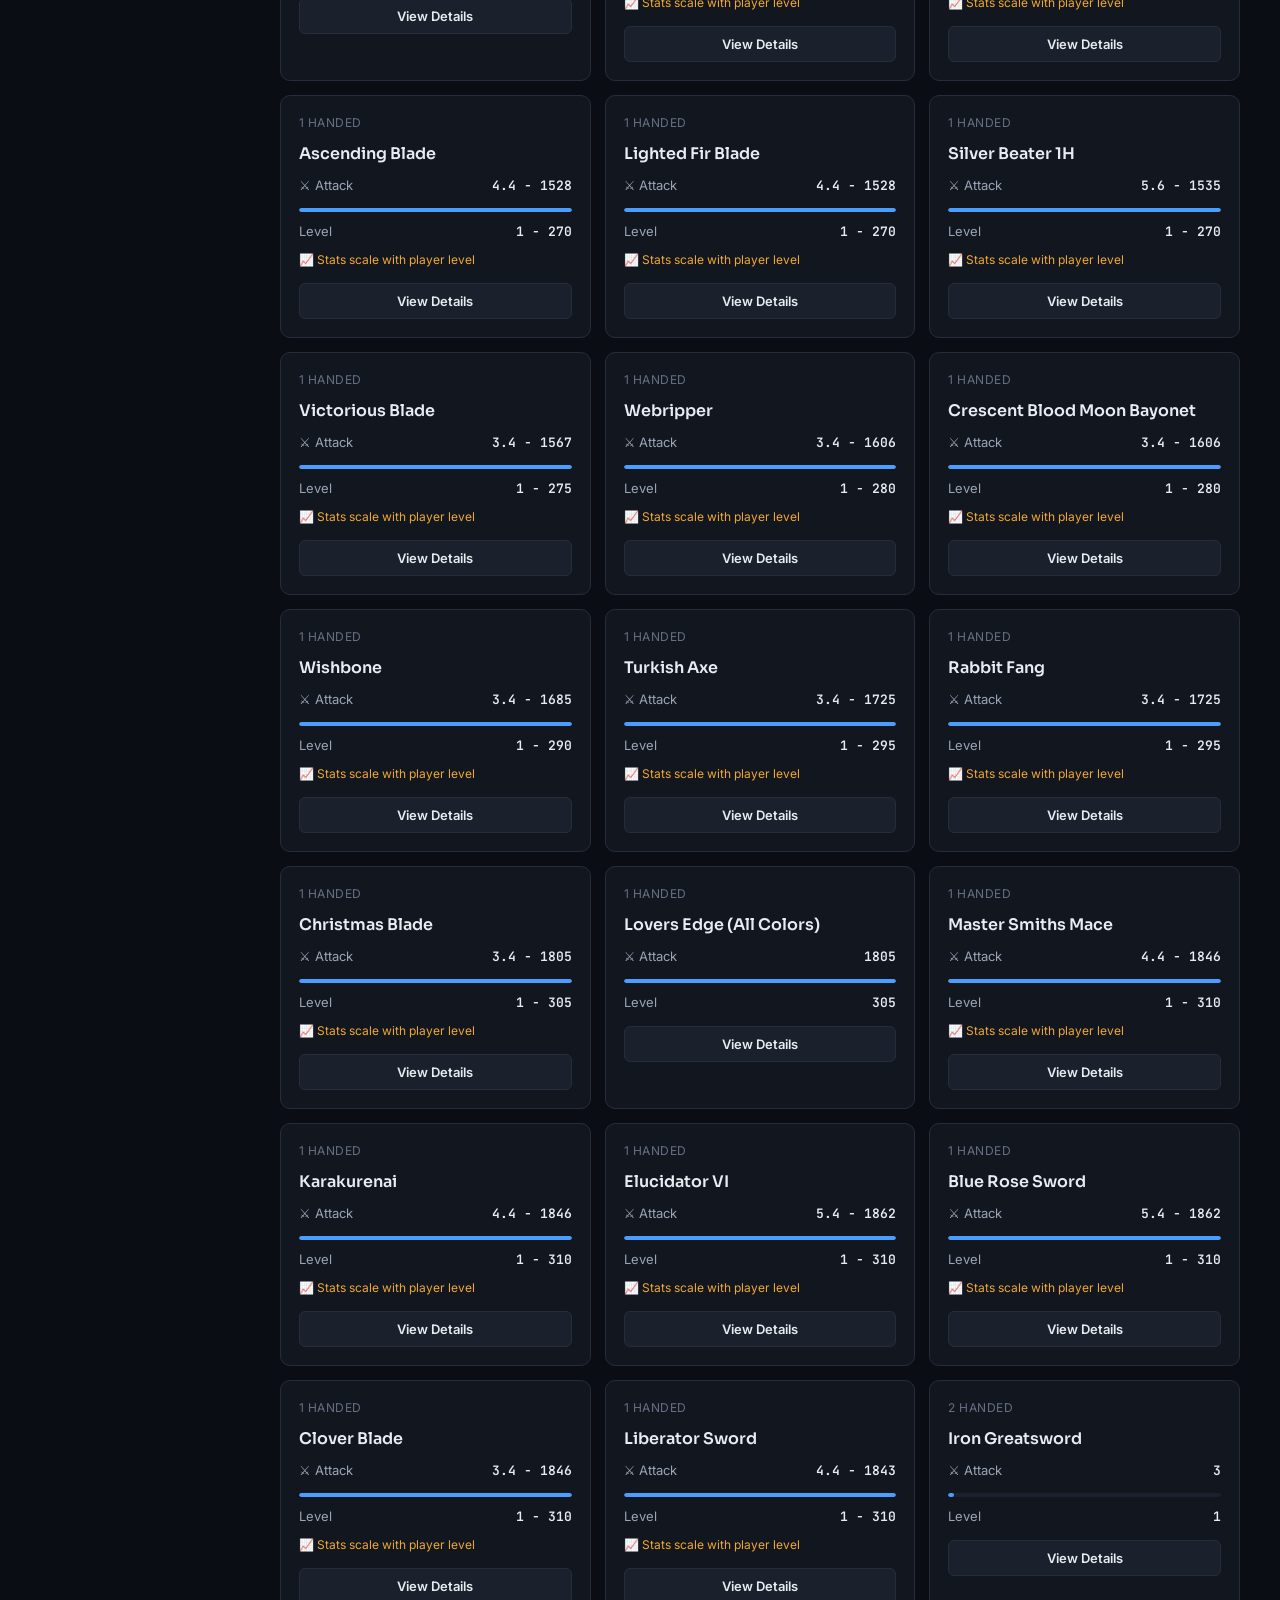
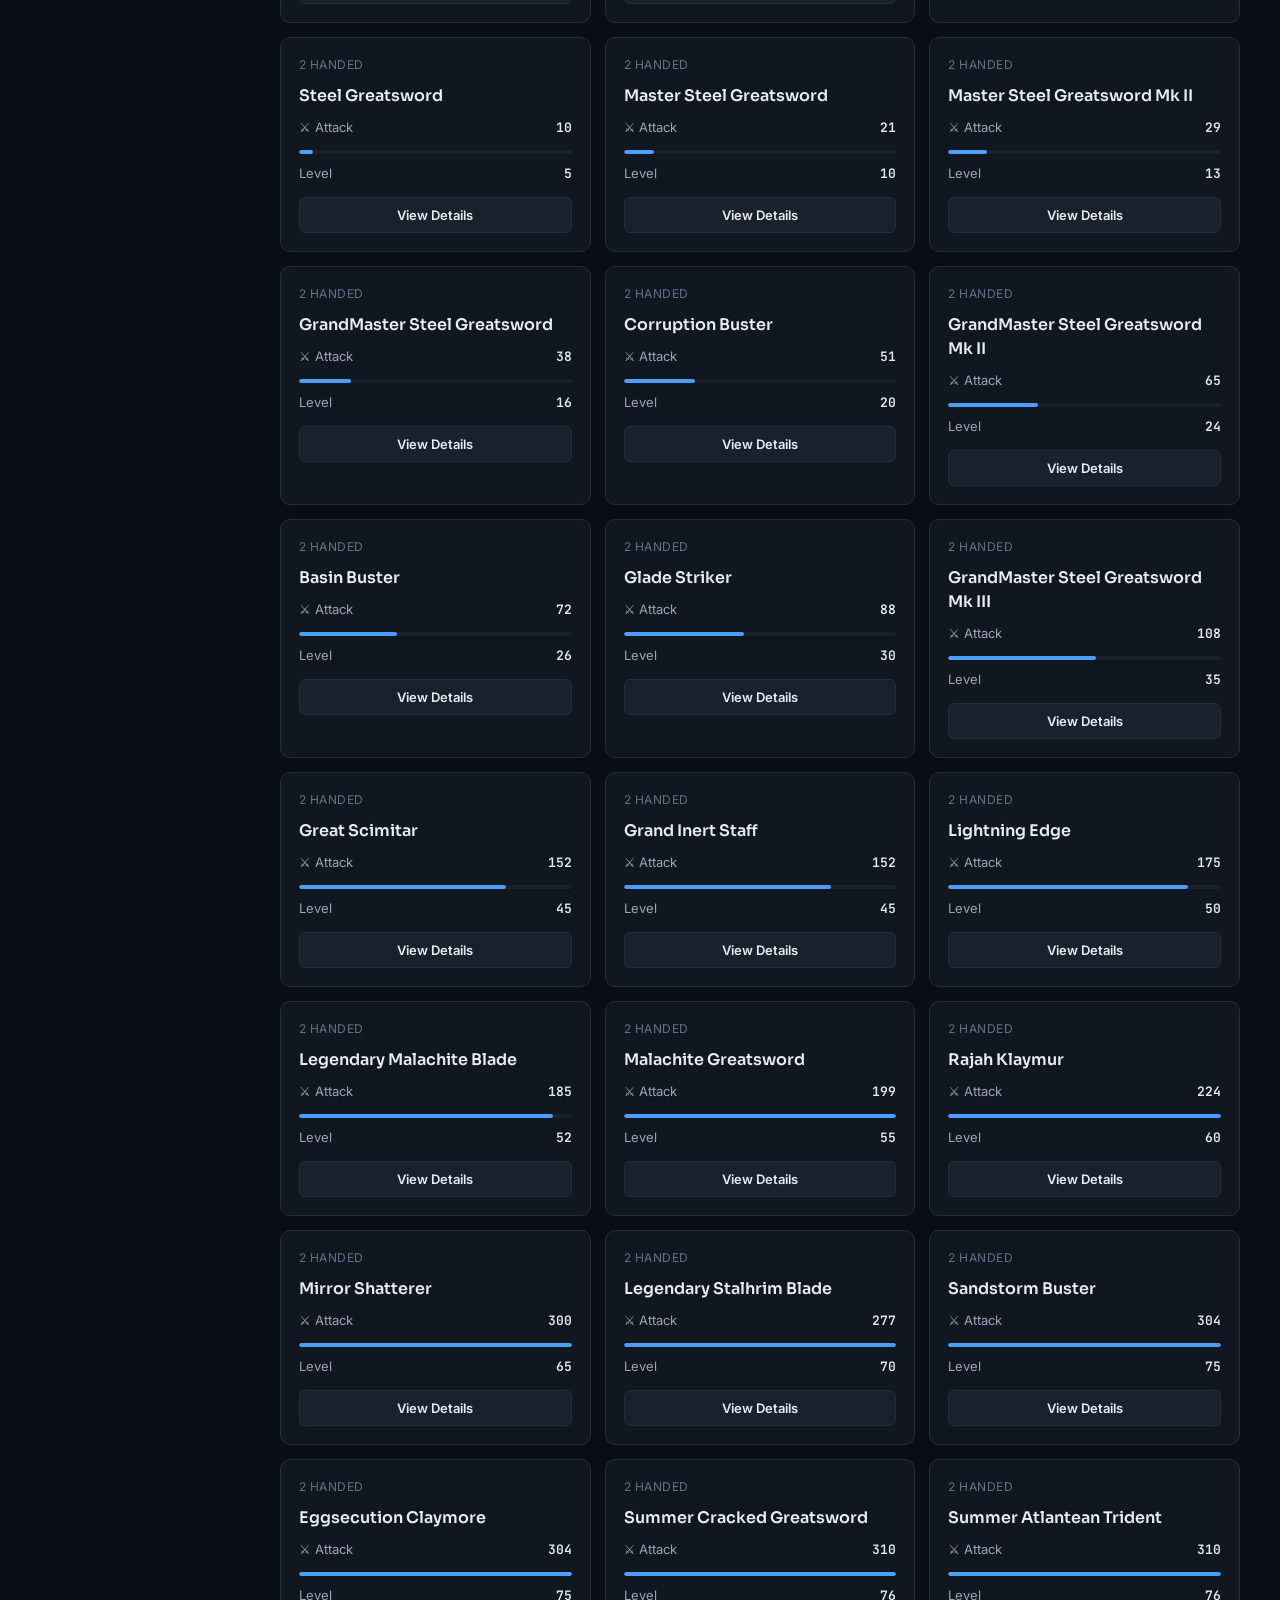
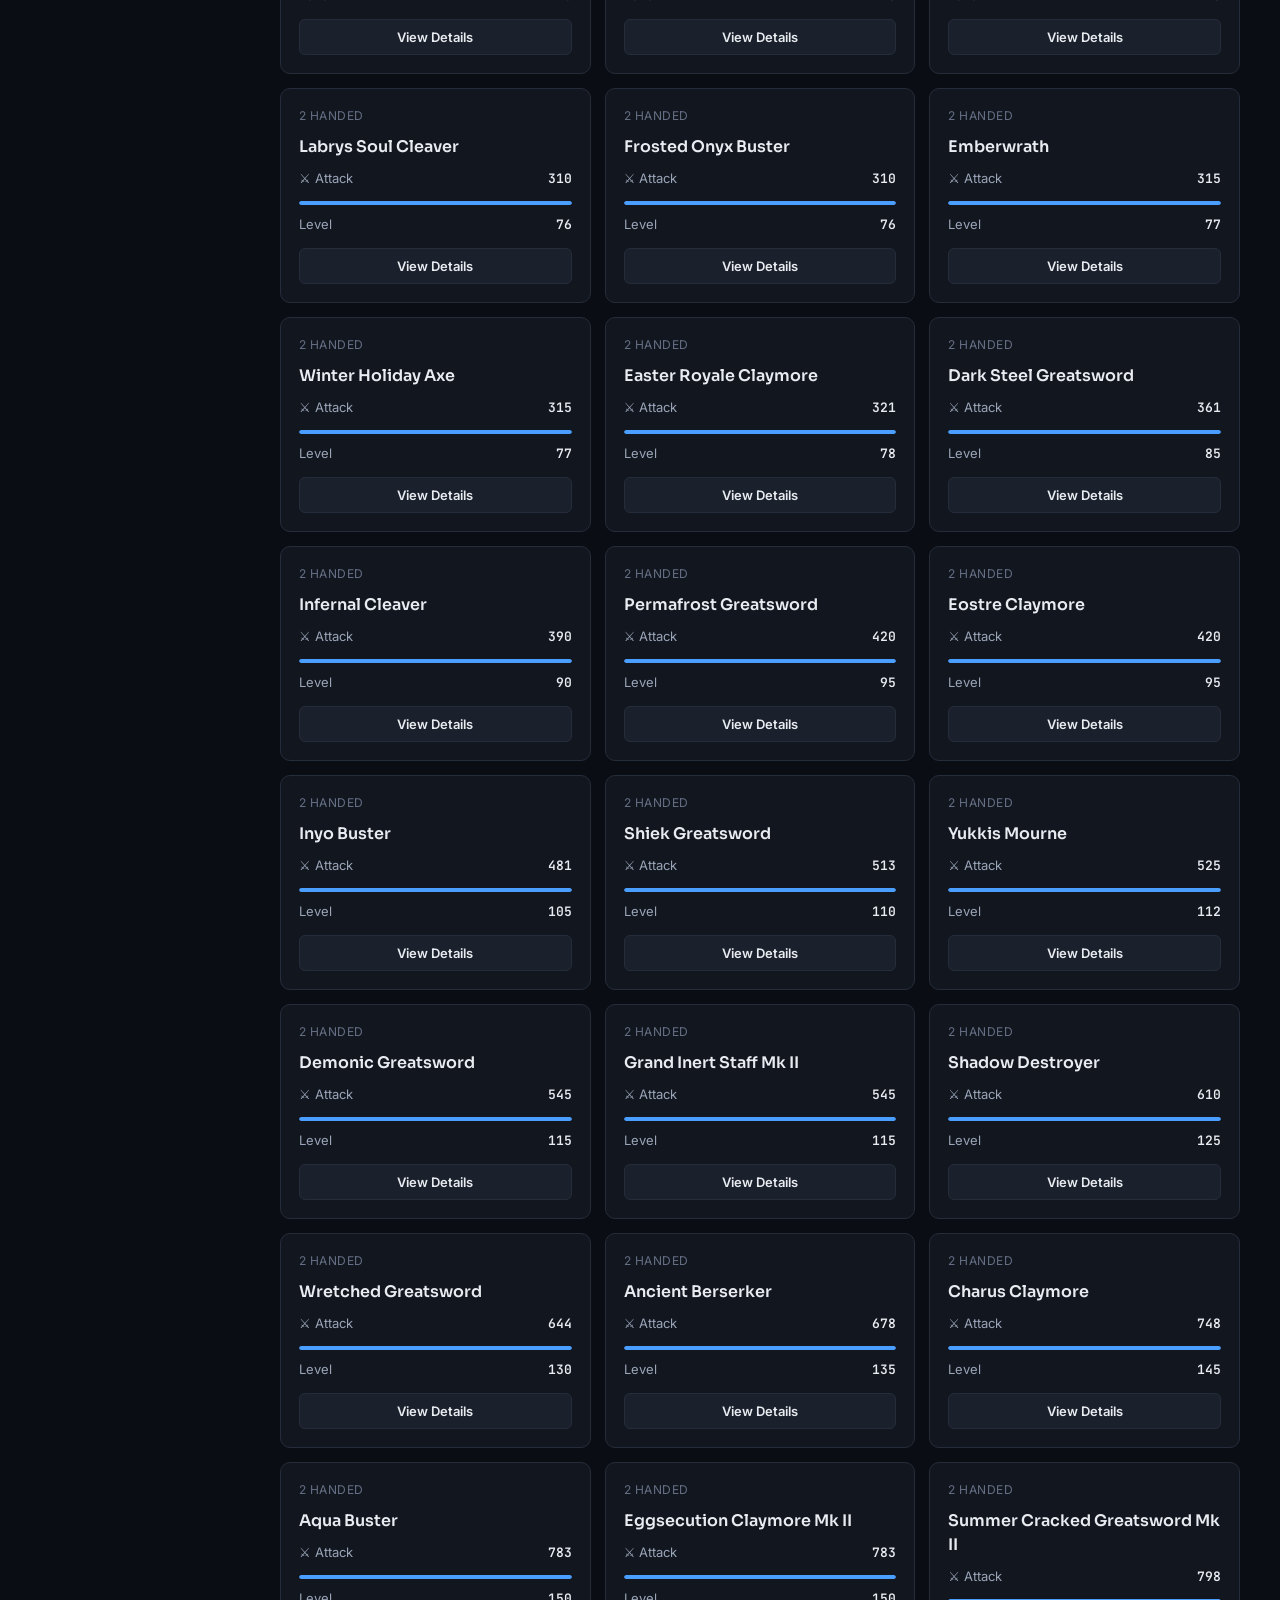
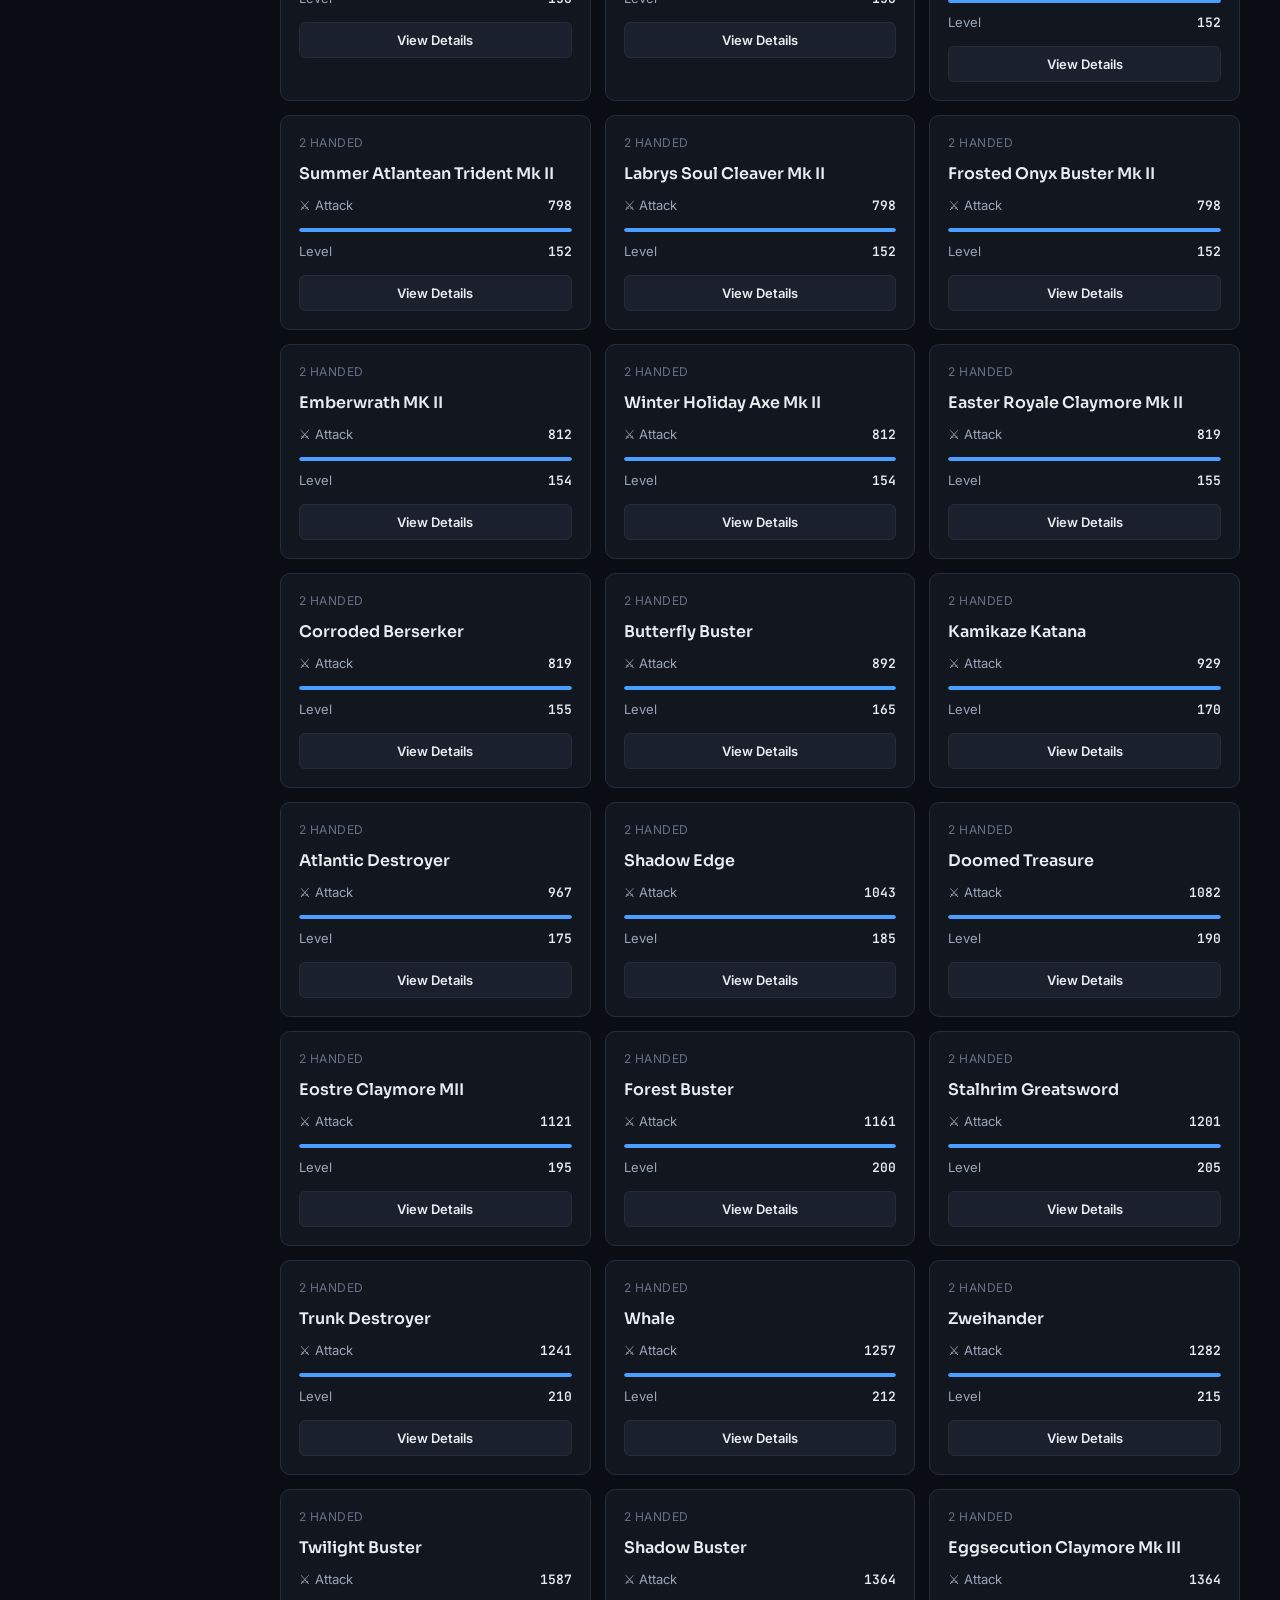
<file: weapons.html>
<!DOCTYPE html>
<html lang="en">
<head>
<meta charset="UTF-8">
<meta name="viewport" content="width=device-width, initial-scale=1.0">
<title>Weapons | SBO: Rebirth Database</title>
<link rel="preconnect" href="https://fonts.googleapis.com">
<link href="https://fonts.googleapis.com/css2?family=Sora:wght@600;700;800&family=Inter:wght@400;500;600&family=JetBrains+Mono:wght@500;600&display=swap" rel="stylesheet">
<link rel="stylesheet" href="css/tokens.css">
<link rel="stylesheet" href="css/layout.css">
<link rel="stylesheet" href="css/components.css">
</head>
<body>

<div class="app-shell">

  <div class="sidebar-scrim" id="sidebar-scrim"></div>

  <aside class="sidebar" id="sidebar">
    <div class="sidebar-brand">
      <span class="sidebar-brand-mark">⚔</span>
      <div>
        <div class="sidebar-brand-text">SBO: Rebirth</div>
        <div class="sidebar-brand-sub">Community Database</div>
      </div>
    </div>

    <a class="nav-link" href="index.html"><span class="nav-link-icon">🏠</span> Home</a>
    <a class="nav-link active" href="weapons.html"><span class="nav-link-icon">⚔</span> Weapons</a>
    <a class="nav-link" href="gear.html"><span class="nav-link-icon">🛡</span> Gear</a>
    <a class="nav-link" href="blacksmith.html"><span class="nav-link-icon">🔨</span> Blacksmith</a>
    <a class="nav-link" href="materials.html"><span class="nav-link-icon">🧱</span> Materials</a>
<a class="nav-link" href="exp-calculator.html">
  <span class="nav-link-icon">
    <svg viewBox="0 0 24 24" width="18" height="18" fill="none" stroke="currentColor" stroke-width="2">
      <rect x="5" y="2" width="14" height="20" rx="2"></rect>
      <rect x="8" y="5" width="8" height="4"></rect>
      <path d="M8 13h2M14 13h2M8 17h2M14 17h2"></path>
    </svg>
  </span>
  EXP Calculator
</a>
    <div class="sidebar-footer">
      Fan project, not affiliated with the developers of Sword Blox Online: Rebirth.
    </div>
  </aside>

  <div class="topbar">
    <div class="topbar-brand"><span>⚔</span> SBO: Rebirth</div>
    <button class="menu-toggle" id="menu-toggle" aria-label="Open menu">☰</button>
  </div>

  <main class="main-content">

    <div class="page-header">
      <p class="page-eyebrow">Database</p>
      <h1 class="page-title">Weapons</h1>
      <p class="page-subtitle">Attack values, level requirements, and how to obtain every weapon in the game.</p>
    </div>

    <div class="control-bar">
      <input type="text" id="weapon-search" class="search-input" placeholder="Search by name, type, or obtain method...">
      <select id="weapon-sort" class="sort-select">
        <option value="default">Sort: Default</option>
        <option value="level-high">Level: High to low</option>
        <option value="level-low">Level: Low to high</option>
        <option value="attack-high">Attack: High to low</option>
        <option value="attack-low">Attack: Low to high</option>
      </select>
    </div>

    <div class="chip-row" id="weapon-category-row">
      <button class="chip active" id="show-all-weapons">All</button>
      <button class="chip" data-type="1 Handed">1 Handed</button>
      <button class="chip" data-type="2 Handed">2 Handed</button>
      <button class="chip" data-type="Rapier">Rapier</button>
      <button class="chip" data-type="Dagger">Dagger</button>
    </div>

    <div id="weapon-container" class="card-grid"></div>

  </main>

</div>

<!-- DETAILS MODAL -->
<div id="weapon-details-box" class="modal-backdrop">
  <div class="modal-box">
    <button id="close-details" class="modal-close" aria-label="Close">✕</button>
    <div id="weapon-details-content"></div>
  </div>
</div>

<script src="js/shared.js"></script>
<script src="js/weapons.js"></script>

</body>
</html>
</file>
<file: css/tokens.css>
/* =========================================
   DESIGN TOKENS
   SBO: Rebirth Community Database
   ========================================= */

:root {
  /* Surface layers, darkest to lightest */
  --bg-base: #0a0e14;
  --bg-surface: #12161f;
  --bg-elevated: #1b212c;
  --bg-elevated-hover: #232a37;
  --border-subtle: #262d3a;
  --border-strong: #333c4d;

  /* Text */
  --text-primary: #e8ecf1;
  --text-secondary: #9aa5b8;
  --text-muted: #667085;

  /* Accents */
  --accent-steel: #4a9eff;
  --accent-steel-dim: #2f6bb0;
  --accent-amber: #f0a830;
  --accent-amber-dim: #b3791f;
  --accent-green: #3ecf8e;
  --accent-red: #e2574c;

  /* Type */
  --font-display: "Sora", "Inter", system-ui, sans-serif;
  --font-body: "Inter", system-ui, sans-serif;
  --font-mono: "JetBrains Mono", "Consolas", monospace;

  /* Radius and shadow */
  --radius-sm: 6px;
  --radius-md: 10px;
  --radius-lg: 16px;
  --shadow-card: 0 2px 8px rgba(0, 0, 0, 0.35);
  --shadow-elevated: 0 8px 24px rgba(0, 0, 0, 0.45);

  /* Layout */
  --sidebar-width: 240px;
  --content-max: 1280px;
}

* {
  box-sizing: border-box;
  /* Android shows a grey highlight flash on tap by default; iOS doesn't.
     Remove it everywhere and rely on our own :hover/:active states so
     buttons feel the same on both platforms. */
  -webkit-tap-highlight-color: transparent;
}

body {
  /* Removes the ~300ms tap delay some mobile browsers use to detect
     double-tap-to-zoom, and prevents accidental zoom on fast taps. */
  touch-action: manipulation;
}

html {
  scroll-behavior: smooth;
}

body {
  margin: 0;
  padding: 0;
  background: var(--bg-base);
  color: var(--text-primary);
  font-family: var(--font-body);
  line-height: 1.5;
  -webkit-font-smoothing: antialiased;
}

::selection {
  background: var(--accent-steel-dim);
  color: white;
}

a {
  color: inherit;
}

button, input, select {
  font-family: inherit;
}

/* Scrollbar */
::-webkit-scrollbar {
  width: 10px;
  height: 10px;
}
::-webkit-scrollbar-track {
  background: var(--bg-surface);
}
::-webkit-scrollbar-thumb {
  background: var(--border-strong);
  border-radius: 5px;
}
::-webkit-scrollbar-thumb:hover {
  background: var(--accent-steel-dim);
}

/* Focus visibility, kept for keyboard users */
a:focus-visible,
button:focus-visible,
input:focus-visible,
select:focus-visible {
  outline: 2px solid var(--accent-steel);
  outline-offset: 2px;
}

@media (prefers-reduced-motion: reduce) {
  *, *::before, *::after {
    animation-duration: 0.001ms !important;
    transition-duration: 0.001ms !important;
  }
}
</file>
<file: css/layout.css>
/* =========================================
   LAYOUT: sidebar nav + page shell
   ========================================= */

.app-shell {
  display: flex;
  min-height: 100vh;
  min-height: 100dvh;
}

/* =========================
   SIDEBAR NAVIGATION
   ========================= */

.sidebar {
  width: var(--sidebar-width);
  flex-shrink: 0;
  background: var(--bg-surface);
  border-right: 1px solid var(--border-subtle);
  padding: 24px 16px;
  display: flex;
  flex-direction: column;
  gap: 4px;
  position: sticky;
  top: 0;
  height: 100vh;
  height: 100dvh;
}

.sidebar-brand {
  display: flex;
  align-items: center;
  gap: 10px;
  padding: 8px 12px 20px;
  margin-bottom: 8px;
  border-bottom: 1px solid var(--border-subtle);
}

.sidebar-brand-mark {
  font-size: 22px;
  line-height: 1;
}

.sidebar-brand-text {
  font-family: var(--font-display);
  font-weight: 700;
  font-size: 15px;
  color: var(--text-primary);
  letter-spacing: 0.01em;
}

.sidebar-brand-sub {
  font-size: 11px;
  color: var(--text-muted);
  font-weight: 500;
}

.nav-link {
  display: flex;
  align-items: center;
  gap: 12px;
  padding: 10px 12px;
  border-radius: var(--radius-sm);
  color: var(--text-secondary);
  text-decoration: none;
  font-size: 14px;
  font-weight: 500;
  transition: background 0.15s ease, color 0.15s ease;
}

.nav-link-icon {
  font-size: 16px;
  width: 20px;
  text-align: center;
}

.nav-link:hover {
  background: var(--bg-elevated);
  color: var(--text-primary);
}

.nav-link.active {
  background: rgba(74, 158, 255, 0.12);
  color: var(--accent-steel);
}

.nav-link.active .nav-link-icon {
  filter: drop-shadow(0 0 6px rgba(74, 158, 255, 0.5));
}

.sidebar-footer {
  margin-top: auto;
  padding: 12px;
  font-size: 11px;
  color: var(--text-muted);
  border-top: 1px solid var(--border-subtle);
  padding-top: 16px;
}

/* Mobile top bar, hidden on desktop */
.topbar {
  display: none;
}

/* On mobile the topbar must stack ABOVE main-content, not sit beside it
   as a flex row sibling (that was the bug: .app-shell stayed row-direction
   on mobile, so .topbar and .main-content rendered side-by-side, with
   .topbar stretched to the full page height by the default row
   align-items:stretch -- that stretched, squished topbar is what looked
   like a giant unused sidebar column). */
@media (max-width: 900px) {
  .app-shell {
    flex-direction: column;
  }
}

@media (max-width: 900px) {
  .sidebar {
    position: fixed;
    top: 0;
    left: 0;
    height: 100vh;
    height: 100dvh;
    z-index: 100;
    transform: translateX(-100%);
    transition: transform 0.25s ease;
    box-shadow: var(--shadow-elevated);
    padding-top: calc(24px + env(safe-area-inset-top));
    padding-left: calc(16px + env(safe-area-inset-left));
    padding-bottom: calc(24px + env(safe-area-inset-bottom));
  }

  .sidebar.open {
    transform: translateX(0);
  }

  .topbar {
    display: flex;
    align-items: center;
    justify-content: space-between;
    position: sticky;
    top: 0;
    z-index: 90;
    background: var(--bg-surface);
    border-bottom: 1px solid var(--border-subtle);
    padding: 14px 16px;
    padding-top: calc(14px + env(safe-area-inset-top));
    padding-left: calc(16px + env(safe-area-inset-left));
    padding-right: calc(16px + env(safe-area-inset-right));
  }

  .topbar-brand {
    display: flex;
    align-items: center;
    gap: 8px;
    font-family: var(--font-display);
    font-weight: 700;
    font-size: 14px;
  }

  .menu-toggle {
    background: var(--bg-elevated);
    border: 1px solid var(--border-subtle);
    color: var(--text-primary);
    border-radius: var(--radius-sm);
    width: 44px;
    height: 44px;
    font-size: 18px;
    cursor: pointer;
    /* Kill Android's grey tap flash and iOS's double-tap-to-zoom delay */
    -webkit-tap-highlight-color: transparent;
    touch-action: manipulation;
  }

  .sidebar-scrim {
    display: none;
    position: fixed;
    inset: 0;
    background: rgba(0, 0, 0, 0.55);
    z-index: 99;
    overscroll-behavior: contain;
  }

  .sidebar-scrim.visible {
    display: block;
  }
}

/* overflow:hidden alone is unreliable on iOS Safari (it still allows
   rubber-band scroll of the page behind a fixed overlay), so the drawer
   toggle in shared.js also pins the body in place with position:fixed
   while it's open; this just stops the scrollbar/layout shift on
   browsers where overflow:hidden does work. */
body.no-scroll {
  overflow: hidden;
  position: fixed;
  width: 100%;
}

/* =========================
   MAIN CONTENT
   ========================= */

.main-content {
  flex: 1;
  min-width: 0;
  padding: 32px 40px 64px;
  max-width: var(--content-max);
  width: 100%;
}

@media (max-width: 900px) {
  .main-content {
    padding: 20px 16px 48px;
  }

  /* iOS Safari zooms the whole page in when a focused input/select is
     smaller than 16px. Bump every form control up on mobile so tapping
     search, sort, or a quantity field doesn't yank the viewport around. */
  .search-input,
  .sort-select,
  .home-search-input,
  .qty-input,
  .inventory-add input {
    font-size: 16px;
  }

  /* Bump tappable controls up to platform touch-target minimums
     (Apple HIG ~44pt, Material Design ~48dp) — the desktop sizing was
     too small to hit reliably with a thumb on either platform. */
  .qty-btn {
    width: 40px;
    height: 40px;
    font-size: 18px;
  }

  .chip {
    padding: 10px 16px;
    min-height: 40px;
    display: inline-flex;
    align-items: center;
  }
}

.page-header {
  margin-bottom: 28px;
}

.page-eyebrow {
  font-family: var(--font-mono);
  font-size: 12px;
  color: var(--accent-amber);
  text-transform: uppercase;
  letter-spacing: 0.08em;
  margin: 0 0 6px;
}

.page-title {
  font-family: var(--font-display);
  font-size: 32px;
  font-weight: 700;
  margin: 0;
  color: var(--text-primary);
}

.page-subtitle {
  color: var(--text-secondary);
  font-size: 14px;
  margin: 8px 0 0;
  max-width: 640px;
}

.disclaimer-banner {
  display: flex;
  gap: 10px;
  align-items: flex-start;
  background: rgba(240, 168, 48, 0.08);
  border: 1px solid rgba(240, 168, 48, 0.25);
  border-radius: var(--radius-md);
  padding: 12px 16px;
  font-size: 13px;
  color: var(--text-secondary);
  margin-top: 16px;
}

.disclaimer-banner strong {
  color: var(--accent-amber);
}
</file>
<file: css/components.css>
/* =========================================
   COMPONENTS
   ========================================= */

/* =========================
   CONTROL BAR (search + sort)
   ========================= */

.control-bar {
  display: flex;
  gap: 12px;
  flex-wrap: wrap;
  margin-bottom: 20px;
}

.search-input {
  flex: 1;
  min-width: 220px;
  background: var(--bg-surface);
  border: 1px solid var(--border-subtle);
  border-radius: var(--radius-md);
  padding: 11px 14px;
  color: var(--text-primary);
  font-size: 14px;
  transition: border-color 0.15s ease;
}

.search-input::placeholder {
  color: var(--text-muted);
}

.search-input:focus {
  border-color: var(--accent-steel);
}

.sort-select {
  background: var(--bg-surface);
  border: 1px solid var(--border-subtle);
  border-radius: var(--radius-md);
  padding: 11px 14px;
  color: var(--text-primary);
  font-size: 14px;
  cursor: pointer;
  min-width: 170px;
}

.sort-select:focus {
  border-color: var(--accent-steel);
}

/* =========================
   FILTER / CATEGORY CHIPS
   ========================= */

.chip-row {
  display: flex;
  gap: 8px;
  flex-wrap: wrap;
  margin-bottom: 20px;
}

.chip {
  background: var(--bg-surface);
  border: 1px solid var(--border-subtle);
  color: var(--text-secondary);
  padding: 8px 16px;
  border-radius: 999px;
  font-size: 13px;
  font-weight: 500;
  cursor: pointer;
  transition: all 0.15s ease;
  white-space: nowrap;
}

.chip:hover {
  border-color: var(--border-strong);
  color: var(--text-primary);
}

.chip.active {
  background: var(--accent-steel);
  border-color: var(--accent-steel);
  color: #0a0e14;
  font-weight: 700;
}

/* =========================
   CARD GRID
   ========================= */

.card-grid {
  display: grid;
  grid-template-columns: repeat(auto-fill, minmax(260px, 1fr));
  gap: 14px;
}

.item-card {
  background: var(--bg-surface);
  border: 1px solid var(--border-subtle);
  border-radius: var(--radius-md);
  padding: 18px;
  display: flex;
  flex-direction: column;
  gap: 10px;
  transition: border-color 0.15s ease, transform 0.15s ease;
}

.item-card:hover {
  border-color: var(--border-strong);
  transform: translateY(-2px);
}

.item-card.pulse-highlight {
  border-color: var(--accent-steel);
  box-shadow: 0 0 0 3px rgba(74, 158, 255, 0.2);
}

.item-card-title {
  font-family: var(--font-display);
  font-size: 16px;
  font-weight: 600;
  margin: 0;
  color: var(--text-primary);
}

.item-card-meta {
  font-size: 12px;
  color: var(--text-muted);
  text-transform: uppercase;
  letter-spacing: 0.04em;
}

.stat-row {
  display: flex;
  align-items: center;
  justify-content: space-between;
  font-size: 13px;
  color: var(--text-secondary);
}

.stat-row-label {
  display: flex;
  align-items: center;
  gap: 6px;
}

.stat-row-value {
  font-family: var(--font-mono);
  font-weight: 600;
  color: var(--text-primary);
}

.stat-meter {
  height: 4px;
  border-radius: 2px;
  background: var(--bg-elevated);
  overflow: hidden;
  margin-top: 2px;
}

.stat-meter-fill {
  height: 100%;
  border-radius: 2px;
  background: var(--accent-steel);
}

.stat-meter-fill.fill-defense {
  background: var(--accent-green);
}

.stat-meter-fill.fill-dex {
  background: var(--accent-amber);
}

.badge {
  display: inline-flex;
  align-items: center;
  gap: 4px;
  font-size: 11px;
  font-weight: 700;
  padding: 4px 10px;
  border-radius: 999px;
  text-transform: uppercase;
  letter-spacing: 0.03em;
  width: fit-content;
  margin-top: 4px;
  margin-bottom: 2px;
}

.badge-ready {
  background: rgba(62, 207, 142, 0.14);
  color: var(--accent-green);
}

.badge-almost {
  background: rgba(240, 168, 48, 0.14);
  color: var(--accent-amber);
}

.badge-missing {
  background: rgba(226, 87, 76, 0.14);
  color: var(--accent-red);
}

.badge-limited {
  background: rgba(226, 87, 76, 0.14);
  color: var(--accent-red);
}

.scaling-note {
  font-size: 12px;
  color: var(--accent-amber);
  margin: 0;
}

.details-btn {
  margin-top: 4px;
  background: var(--bg-elevated);
  border: 1px solid var(--border-subtle);
  color: var(--text-primary);
  padding: 9px 14px;
  border-radius: var(--radius-sm);
  font-size: 13px;
  font-weight: 600;
  cursor: pointer;
  transition: background 0.15s ease, border-color 0.15s ease;
}

.details-btn:hover {
  background: var(--accent-steel);
  border-color: var(--accent-steel);
  color: #0a0e14;
}

.no-results {
  grid-column: 1 / -1;
  text-align: center;
  color: var(--text-muted);
  font-size: 15px;
  padding: 60px 20px;
  font-weight: 500;
}

/* =========================
   MODAL / DETAILS POPUP
   ========================= */

.modal-backdrop {
  display: none;
  position: fixed;
  inset: 0;
  background: rgba(6, 8, 12, 0.7);
  backdrop-filter: blur(2px);
  z-index: 200;
  align-items: center;
  justify-content: center;
  padding: 20px;
}

.modal-backdrop.visible {
  display: flex;
}

.modal-box {
  background: var(--bg-surface);
  border: 1px solid var(--border-strong);
  border-radius: var(--radius-lg);
  max-width: 520px;
  width: 100%;
  max-height: 85vh;
  overflow-y: auto;
  padding: 28px;
  box-shadow: var(--shadow-elevated);
  position: relative;
}

.modal-close {
  position: absolute;
  top: 16px;
  right: 16px;
  background: var(--bg-elevated);
  border: 1px solid var(--border-subtle);
  color: var(--text-secondary);
  width: 32px;
  height: 32px;
  border-radius: var(--radius-sm);
  cursor: pointer;
  font-size: 16px;
  line-height: 1;
  display: flex;
  align-items: center;
  justify-content: center;
}

.modal-close:hover {
  color: var(--text-primary);
  border-color: var(--border-strong);
}

.modal-box h2 {
  font-family: var(--font-display);
  font-size: 22px;
  margin: 0 0 16px;
  padding-right: 36px;
}

.modal-box h3 {
  font-family: var(--font-display);
  font-size: 14px;
  margin: 20px 0 10px;
  color: var(--text-secondary);
  text-transform: uppercase;
  letter-spacing: 0.05em;
}

.modal-box p {
  font-size: 14px;
  color: var(--text-secondary);
  margin: 6px 0;
}

.modal-box p strong,
.modal-box .modal-value {
  color: var(--text-primary);
  font-family: var(--font-mono);
  font-weight: 600;
}

.progress-bar {
  height: 8px;
  border-radius: 4px;
  background: var(--bg-elevated);
  overflow: hidden;
  margin: 8px 0;
}

.progress-fill {
  height: 100%;
  background: linear-gradient(90deg, var(--accent-amber-dim), var(--accent-green));
  border-radius: 4px;
  transition: width 0.3s ease;
}

.progress-label {
  font-size: 12px;
  color: var(--text-muted);
}

.recipe-material {
  display: flex;
  justify-content: space-between;
  align-items: center;
  padding: 8px 0;
  border-bottom: 1px solid var(--border-subtle);
  font-size: 13px;
}

.recipe-material:last-child {
  border-bottom: none;
}

.recipe-material-name {
  color: var(--text-primary);
  font-weight: 500;
}

.recipe-material-qty {
  font-family: var(--font-mono);
  color: var(--text-secondary);
}

/* =========================
   STATS CARDS (home page)
   ========================= */

.stats-grid {
  display: grid;
  grid-template-columns: repeat(auto-fit, minmax(150px, 1fr));
  gap: 14px;
  margin: 32px 0;
}

.stat-card {
  background: var(--bg-surface);
  border: 1px solid var(--border-subtle);
  border-radius: var(--radius-md);
  padding: 20px;
  text-align: center;
}

.stat-card-icon {
  font-size: 22px;
  margin-bottom: 8px;
}

.stat-card-number {
  font-family: var(--font-mono);
  font-size: 28px;
  font-weight: 700;
  color: var(--accent-steel);
}

.stat-card-label {
  font-size: 12px;
  color: var(--text-muted);
  text-transform: uppercase;
  letter-spacing: 0.05em;
  margin-top: 4px;
}

/* =========================
   GLOBAL SEARCH (home page)
   ========================= */

.home-search-wrap {
  position: relative;
  max-width: 560px;
  margin: 0 auto;
}

.home-search-input {
  width: 100%;
  background: var(--bg-surface);
  border: 1px solid var(--border-subtle);
  border-radius: var(--radius-md);
  padding: 16px 18px;
  color: var(--text-primary);
  font-size: 15px;
}

.home-search-input:focus {
  border-color: var(--accent-steel);
}

.search-results-panel {
  margin-top: 10px;
  display: flex;
  flex-direction: column;
  gap: 6px;
}

.search-result-row {
  display: flex;
  align-items: center;
  justify-content: space-between;
  background: var(--bg-surface);
  border: 1px solid var(--border-subtle);
  border-radius: var(--radius-sm);
  padding: 12px 16px;
  cursor: pointer;
  transition: border-color 0.15s ease;
}

.search-result-row:hover {
  border-color: var(--accent-steel);
}

.search-result-row h3 {
  font-size: 14px;
  margin: 0;
  font-weight: 600;
}

.search-type-tag {
  font-size: 11px;
  font-weight: 700;
  padding: 3px 9px;
  border-radius: 999px;
  text-transform: uppercase;
}

.search-type-tag.weapon {
  background: rgba(74, 158, 255, 0.14);
  color: var(--accent-steel);
}

.search-type-tag.gear {
  background: rgba(62, 207, 142, 0.14);
  color: var(--accent-green);
}

.search-type-tag.blacksmith {
  background: rgba(240, 168, 48, 0.14);
  color: var(--accent-amber);
}

/* =========================
   INVENTORY (materials page)
   ========================= */

.inventory-panel {
  background: var(--bg-surface);
  border: 1px solid var(--border-subtle);
  border-radius: var(--radius-lg);
  padding: 24px;
}

.inventory-summary {
  font-size: 14px;
  color: var(--text-secondary);
  margin-bottom: 16px;
}

.inventory-summary strong {
  color: var(--accent-steel);
  font-family: var(--font-mono);
  font-size: 16px;
}

.inventory-toolbar {
  display: flex;
  gap: 12px;
  flex-wrap: wrap;
  margin-bottom: 16px;
}

.inventory-add {
  display: flex;
  gap: 10px;
  flex-wrap: wrap;
  margin-bottom: 8px;
}

.inventory-add input {
  background: var(--bg-elevated);
  border: 1px solid var(--border-subtle);
  border-radius: var(--radius-sm);
  padding: 10px 12px;
  color: var(--text-primary);
  font-size: 13px;
}

.material-name-field {
  position: relative;
  flex: 1;
  min-width: 180px;
}

#material-name {
  width: 100%;
}

.material-suggestions {
  display: none;
  position: absolute;
  top: calc(100% + 4px);
  left: 0;
  right: 0;
  background: var(--bg-elevated);
  border: 1px solid var(--border-subtle);
  border-radius: var(--radius-sm);
  box-shadow: var(--shadow-elevated);
  max-height: 220px;
  overflow-y: auto;
  z-index: 20;
}

.material-suggestions.visible {
  display: block;
}

.material-suggestion-row {
  padding: 10px 12px;
  font-size: 13px;
  color: var(--text-primary);
  cursor: pointer;
}

.material-suggestion-row:hover {
  background: var(--bg-surface);
}

#material-amount {
  width: 110px;
}

.add-btn {
  background: var(--accent-steel);
  border: none;
  color: #0a0e14;
  font-weight: 700;
  padding: 10px 18px;
  border-radius: var(--radius-sm);
  cursor: pointer;
  font-size: 13px;
}

.add-btn:hover {
  background: #6bb0ff;
}

.inventory-error {
  color: var(--accent-red);
  font-size: 12px;
  min-height: 16px;
  margin-bottom: 8px;
}

.inventory-container {
  display: flex;
  flex-direction: column;
  gap: 8px;
  max-height: 520px;
  overflow-y: auto;
  padding-right: 4px;
}

.inventory-item {
  display: flex;
  align-items: center;
  justify-content: space-between;
  background: var(--bg-elevated);
  border: 1px solid var(--border-subtle);
  border-radius: var(--radius-sm);
  padding: 12px 16px;
}

.inventory-item.has-stock {
  border-left: 3px solid var(--accent-green);
}

.inventory-item.no-stock {
  border-left: 3px solid var(--border-strong);
}

.inventory-item.at-cap {
  border-left: 3px solid var(--accent-amber, #d9a441);
}

.over-cap-toggle {
  display: flex;
  align-items: center;
  gap: 6px;
  margin-top: 6px;
  font-size: 11px;
  color: var(--text-muted);
  cursor: pointer;
}

.over-cap-toggle input {
  cursor: pointer;
}

.inventory-item-info h3 {
  font-size: 14px;
  margin: 0 0 2px;
  font-weight: 600;
}

.inventory-usage {
  font-size: 11px;
  color: var(--text-muted);
}

.inventory-item-controls {
  display: flex;
  align-items: center;
  gap: 8px;
}

.qty-btn {
  width: 28px;
  height: 28px;
  border-radius: var(--radius-sm);
  background: var(--bg-surface);
  border: 1px solid var(--border-subtle);
  color: var(--text-primary);
  font-size: 15px;
  cursor: pointer;
  line-height: 1;
}

.qty-btn:hover {
  border-color: var(--accent-steel);
  color: var(--accent-steel);
}

.qty-input {
  width: 56px;
  text-align: center;
  background: var(--bg-surface);
  border: 1px solid var(--border-subtle);
  border-radius: var(--radius-sm);
  color: var(--text-primary);
  font-family: var(--font-mono);
  padding: 6px 4px;
  /* Android/desktop Chrome shows native up/down spinners on number
     inputs; iOS never does. Hide them everywhere so the custom qty-btn
     +/- controls aren't duplicated on some platforms and not others. */
  -moz-appearance: textfield;
  appearance: textfield;
}

.qty-input::-webkit-outer-spin-button,
.qty-input::-webkit-inner-spin-button {
  -webkit-appearance: none;
  margin: 0;
}

.inventory-empty {
  text-align: center;
  color: var(--text-muted);
  padding: 30px;
  font-size: 14px;
}

.reset-btn {
  margin-top: 16px;
  background: transparent;
  border: 1px solid var(--accent-red);
  color: var(--accent-red);
  padding: 10px 18px;
  border-radius: var(--radius-sm);
  cursor: pointer;
  font-size: 13px;
  font-weight: 600;
}

.reset-btn:hover {
  background: rgba(226, 87, 76, 0.1);
}

@media (max-width: 480px) {
  .inventory-item {
    flex-direction: column;
    align-items: stretch;
    gap: 10px;
  }

  .inventory-item-controls {
    justify-content: flex-end;
  }
}

/* =========================
   FOOTER
   ========================= */

.site-footer {
  margin-top: 48px;
  padding-top: 24px;
  border-top: 1px solid var(--border-subtle);
  text-align: center;
  color: var(--text-muted);
  font-size: 12px;
}

.site-footer strong {
  color: var(--text-secondary);
  display: block;
  margin-bottom: 4px;
  font-size: 13px;
}

/* =========================================================
   CRAFTING QUEUE
========================================================= */
.crafting-queue-section{
    width:min(1100px,95%);
    margin:30px auto;
    background:#181818;
    border:1px solid #333;
    border-radius:16px;
    padding:24px;
    box-sizing:border-box;
}

/* QUEUE HEADER */
.crafting-queue-header{
    display:flex;
    align-items:center;
    justify-content:space-between;
    gap:20px;
    margin-bottom:20px;
}
.crafting-queue-header h2{
    margin:0;
    font-size:28px;
}
.crafting-queue-subtitle{
    margin:6px 0 0;
    color:#999;
    font-size:14px;
}

/* CLEAR QUEUE */
.queue-clear-button{
    background:#8b1e1e;
    color:white;
    border:1px solid #a83232;
    padding:10px 16px;
    border-radius:8px;
    cursor:pointer;
    font-weight:bold;
    transition:.2s;
}
.queue-clear-button:hover{
    background:#b52b2b;
}

/* EMPTY QUEUE */
.crafting-queue-empty{
    text-align:center;
    padding:40px 20px;
    border:1px dashed #444;
    border-radius:12px;
    color:#aaa;
}
.crafting-queue-empty span{
    display:block;
    font-size:40px;
    margin-bottom:10px;
}
.crafting-queue-empty p{
    margin:0 0 6px;
    color:white;
    font-size:18px;
    font-weight:bold;
}
.crafting-queue-empty small{
    color:#777;
}

/* QUEUE ITEM */
.crafting-queue-item{
    background:#202020;
    border:1px solid #383838;
    border-radius:12px;
    padding:18px;
    margin-bottom:12px;
}
.crafting-queue-item:last-child{
    margin-bottom:0;
}
.crafting-queue-item-header{
    display:flex;
    align-items:center;
    justify-content:space-between;
    gap:15px;
}
.crafting-queue-item-name{
    margin:0;
    color:#ffd700;
    font-size:20px;
}
.crafting-queue-item-category{
    color:#888;
    font-size:13px;
    margin-top:4px;
}

/* QUEUE STATUS */
.queue-status{
    display:inline-flex;
    align-items:center;
    padding:6px 10px;
    border-radius:7px;
    font-size:13px;
    font-weight:bold;
    white-space:nowrap;
}
.queue-status.ready{
    color:#39ff14;
    background:rgba(57,255,20,.08);
    border:1px solid rgba(57,255,20,.3);
}
.queue-status.missing{
    color:#ff4444;
    background:rgba(255,68,68,.08);
    border:1px solid rgba(255,68,68,.3);
}

/* QUEUE CONTROLS */
.crafting-queue-controls{
    display:flex;
    align-items:center;
    gap:8px;
    margin-top:15px;
    flex-wrap:wrap;
}
.queue-quantity-button{
    width:34px;
    height:34px;
    background:#292929;
    color:white;
    border:1px solid #444;
    border-radius:7px;
    cursor:pointer;
    font-size:18px;
    font-weight:bold;
}
.queue-quantity-button:hover{
    background:#3a3a3a;
}
.queue-quantity{
    min-width:40px;
    text-align:center;
    font-weight:bold;
}

/* COMPLETE CRAFT */
.queue-craft-button{
    background:#16803c;
    color:white;
    border:1px solid #25a653;
    padding:9px 15px;
    border-radius:8px;
    cursor:pointer;
    font-weight:bold;
    margin-left:8px;
}
.queue-craft-button:hover{
    background:#1ca64d;
}
.queue-craft-button:disabled{
    background:#333;
    color:#777;
    border-color:#444;
    cursor:not-allowed;
}

/* REMOVE */
.queue-remove-button{
    background:#351b1b;
    color:#ff6666;
    border:1px solid #633030;
    padding:9px 15px;
    border-radius:8px;
    cursor:pointer;
    font-weight:bold;
}
.queue-remove-button:hover{
    background:#522020;
}

/* MATERIAL SUMMARY */
.crafting-queue-materials{
    margin-top:18px;
    padding-top:15px;
    border-top:1px solid #333;
}
.crafting-queue-materials h3{
    margin:0 0 12px;
    font-size:16px;
}
.queue-material-list{
    display:grid;
    grid-template-columns:repeat(auto-fit,minmax(180px,1fr));
    gap:8px;
}
.queue-material{
    background:#181818;
    border-radius:7px;
    padding:9px 11px;
    font-size:13px;
}
.queue-material.ready{
    border-left:3px solid #39ff14;
}
.queue-material.missing{
    border-left:3px solid #ff4444;
}
.queue-material-name{
    color:white;
    display:block;
    margin-bottom:3px;
}
.queue-material-amount{
    color:#999;
}
.queue-material-amount strong{
    color:white;
}

/* MOBILE */
@media(max-width:600px){
    .crafting-queue-section{
        width:95%;
        padding:16px;
    }
    .crafting-queue-header{
        align-items:flex-start;
        flex-direction:column;
    }
    .queue-clear-button{
        width:100%;
    }
    .crafting-queue-item-header{
        align-items:flex-start;
        flex-direction:column;
    }
    .crafting-queue-controls{
        width:100%;
    }
    .queue-craft-button,
    .queue-remove-button{
        flex:1;
        margin-left:0;
    }
    .queue-material-list{
        grid-template-columns:1fr;
    }
}

/* CRAFTING QUEUE ADD BUTTON */
.queue-add-button{
    width:100%;
    margin-top:20px;
    padding:12px 18px;
    background:#8b5cf6;
    color:white;
    border:1px solid #a78bfa;
    border-radius:9px;
    cursor:pointer;
    font-size:15px;
    font-weight:bold;
    transition:.2s;
}
.queue-add-button:hover{
    background:#7c3aed;
    transform:translateY(-1px);
}
</file>
<file: css/home.css>
/* =========================================
   HOME PAGE
   ========================================= */

.hero {
  text-align: center;
  padding: 40px 0 8px;
}

.hero-eyebrow {
  font-family: var(--font-mono);
  font-size: 12px;
  color: var(--accent-amber);
  text-transform: uppercase;
  letter-spacing: 0.1em;
  margin: 0 0 12px;
}

.hero-title {
  font-family: var(--font-display);
  font-size: 42px;
  font-weight: 800;
  margin: 0;
  background: linear-gradient(135deg, var(--text-primary), var(--accent-steel));
  -webkit-background-clip: text;
  background-clip: text;
  color: transparent;
}

.hero-description {
  color: var(--text-secondary);
  font-size: 15px;
  margin: 12px 0 0;
}

.home-search-section {
  margin: 32px 0 8px;
}

@media (max-width: 600px) {
  .hero-title {
    font-size: 30px;
  }
}
</file>
